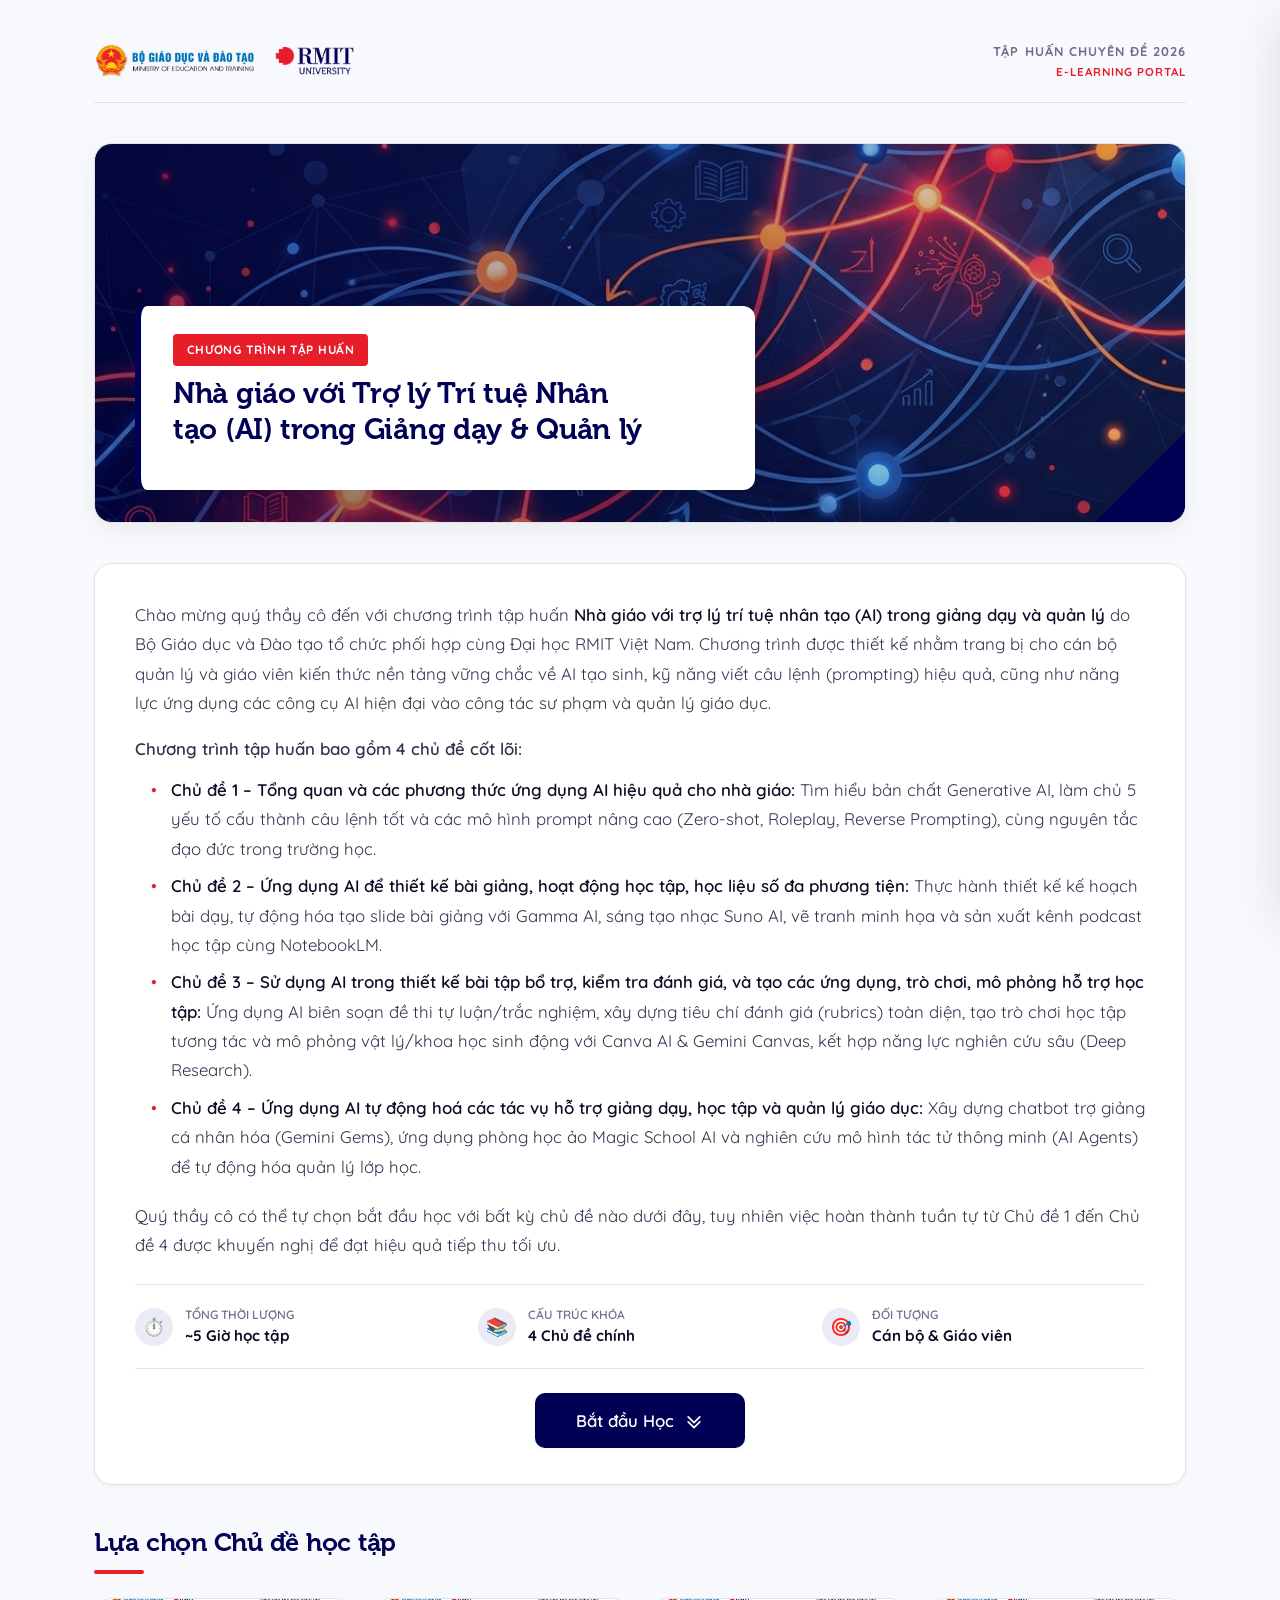
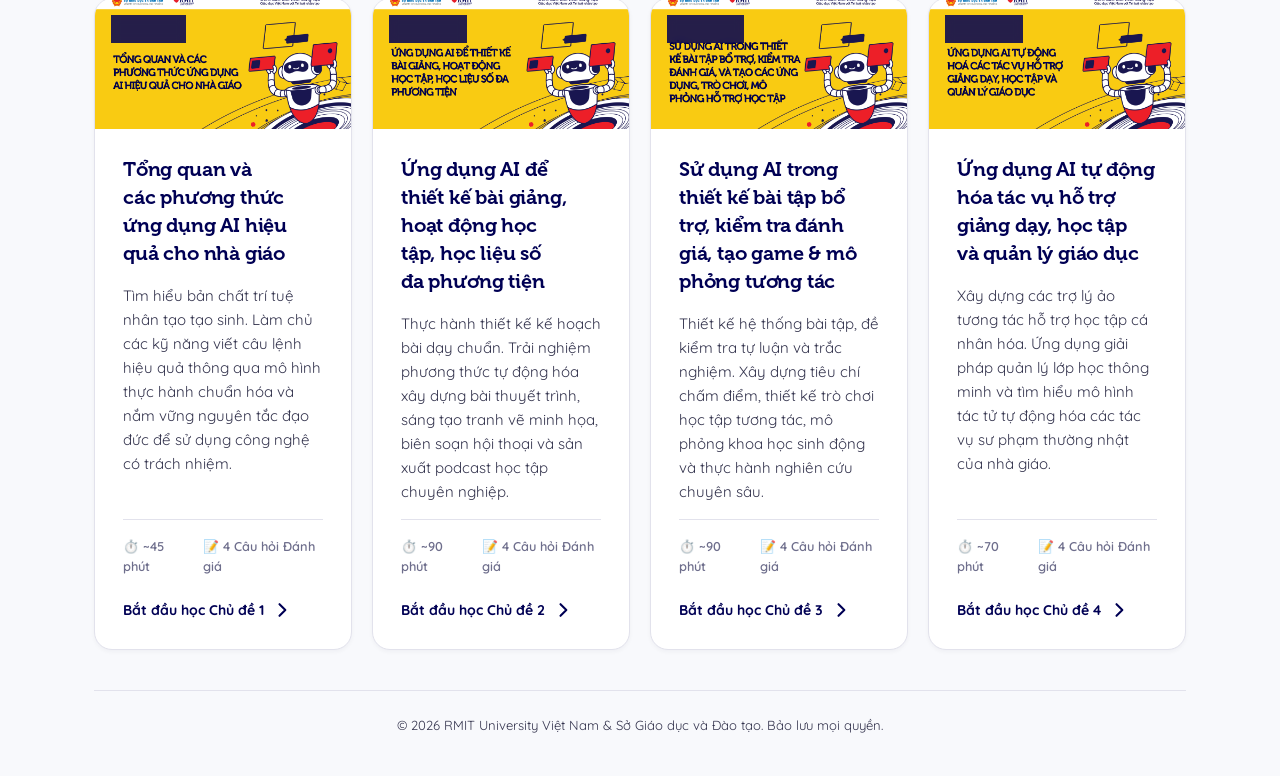
<file: index.html>
<!DOCTYPE html>
<html lang="vi">

<head>
  <meta charset="UTF-8">
  <meta name="viewport" content="width=device-width, initial-scale=1.0">
  <title>Trí tuệ Nhân tạo (AI) trong Giảng dạy & Quản lý - Cổng Khóa Học</title>

  <!-- Preconnect and load Google Fonts (Quicksand) -->
  <link rel="preconnect" href="https://fonts.googleapis.com">
  <link rel="preconnect" href="https://fonts.gstatic.com" crossorigin>
  <link href="https://fonts.googleapis.com/css2?family=Quicksand:wght@300;400;500;600;700&display=swap"
    rel="stylesheet">

  <link rel="stylesheet" href="styles.css?v=1">
</head>

<body>

  <div class="portal-container">

    <!-- Header Logo Section -->
    <header class="portal-header">
      <div class="logo-row">
        <img src="logo_MOET.png" class="logo-img logo-moet" alt="Logo Bộ Giáo dục và Đào tạo" />
        <img src="logo_RMIT.png" class="logo-img logo-rmit" alt="Logo RMIT" />
      </div>
      <div class="header-meta">
        Tập Huấn Chuyên Đề 2026<br>
        <span style="color: var(--rmit-red); font-size: 0.72rem;">E-Learning Portal</span>
      </div>
    </header>

    <!-- Canvas Style Title Banner -->
    <section class="course-banner">
      <div class="banner-overlay"></div>

      <div class="banner-card">
        <span class="banner-subtitle">Chương Trình Tập Huấn</span>
        <h1 class="banner-title">Nhà giáo với Trợ lý Trí tuệ Nhân tạo (AI) trong Giảng dạy & Quản lý</h1>
      </div>

      <div class="banner-brandmark"></div>
    </section>

    <!-- Course Quick Summary Card -->
    <section class="summary-card">
      <div class="summary-text">
        <p style="margin-bottom: 1rem;">
          Chào mừng quý thầy cô đến với chương trình tập huấn <strong>Nhà giáo với trợ lý trí tuệ nhân tạo (AI) trong
            giảng dạy và quản lý</strong> do Bộ Giáo dục và Đào tạo tổ chức phối hợp cùng Đại học RMIT Việt Nam. Chương
          trình được thiết kế nhằm trang bị cho cán bộ quản lý và giáo viên kiến thức nền tảng vững chắc về AI tạo sinh,
          kỹ năng viết câu lệnh (prompting) hiệu quả, cũng như năng lực ứng dụng các công cụ AI hiện đại vào công tác sư
          phạm và quản lý giáo dục.
        </p>
        <p style="margin-bottom: 0.75rem; font-weight: 600;">
          Chương trình tập huấn bao gồm 4 chủ đề cốt lõi:
        </p>
        <ul
          style="list-style-type: none; padding-left: 1rem; margin-bottom: 1.25rem; display: flex; flex-direction: column; gap: 0.5rem;">
          <li style="position: relative; padding-left: 1.25rem;">
            <span style="position: absolute; left: 0; color: var(--rmit-red);">•</span>
            <strong>Chủ đề 1 – Tổng quan và các phương thức ứng dụng AI hiệu quả cho nhà giáo:</strong> Tìm hiểu bản chất Generative AI, làm chủ 5 yếu tố
            cấu thành câu lệnh tốt và các mô hình prompt nâng cao (Zero-shot, Roleplay, Reverse Prompting), cùng nguyên
            tắc đạo đức trong trường học.
          </li>
          <li style="position: relative; padding-left: 1.25rem;">
            <span style="position: absolute; left: 0; color: var(--rmit-red);">•</span>
            <strong>Chủ đề 2 – Ứng dụng AI để thiết kế bài giảng, hoạt động học tập, học liệu số đa phương tiện:</strong> Thực hành thiết kế kế hoạch bài
            dạy, tự động hóa tạo slide bài giảng với Gamma AI, sáng tạo nhạc Suno AI, vẽ tranh minh họa và sản xuất kênh
            podcast học tập cùng NotebookLM.
          </li>
          <li style="position: relative; padding-left: 1.25rem;">
            <span style="position: absolute; left: 0; color: var(--rmit-red);">•</span>
            <strong>Chủ đề 3 – Sử dụng AI trong thiết kế bài tập bổ trợ, kiểm tra đánh giá, và tạo các ứng dụng, trò chơi, mô phỏng hỗ trợ học tập:</strong> Ứng dụng AI biên soạn đề thi tự
            luận/trắc nghiệm, xây dựng tiêu chí đánh giá (rubrics) toàn diện, tạo trò chơi học tập tương tác và mô phỏng
            vật lý/khoa học sinh động với Canva AI & Gemini Canvas, kết hợp năng lực nghiên cứu sâu (Deep Research).
          </li>
          <li style="position: relative; padding-left: 1.25rem;">
            <span style="position: absolute; left: 0; color: var(--rmit-red);">•</span>
            <strong>Chủ đề 4 – Ứng dụng AI tự động hoá các tác vụ hỗ trợ giảng dạy, học tập và quản lý giáo dục:</strong> Xây dựng chatbot trợ giảng cá nhân hóa (Gemini
            Gems), ứng dụng phòng học ảo Magic School AI và nghiên cứu mô hình tác tử thông minh (AI Agents) để tự động
            hóa quản lý lớp học.
          </li>
        </ul>
        <p>
          Quý thầy cô có thể tự chọn bắt đầu học với bất kỳ chủ đề nào dưới đây, tuy nhiên việc hoàn thành tuần tự từ
          Chủ đề 1 đến Chủ đề 4 được khuyến nghị để đạt hiệu quả tiếp thu tối ưu.
        </p>
      </div>

      <!-- Key Metadata Stats -->
      <div class="summary-meta-grid">
        <div class="meta-item">
          <div class="meta-icon">⏱️</div>
          <div class="meta-info">
            <span class="meta-label">Tổng thời lượng</span>
            <span class="meta-value">~5 Giờ học tập</span>
          </div>
        </div>
        <div class="meta-item">
          <div class="meta-icon">📚</div>
          <div class="meta-info">
            <span class="meta-label">Cấu trúc khóa</span>
            <span class="meta-value">4 Chủ đề chính</span>
          </div>
        </div>
        <div class="meta-item">
          <div class="meta-icon">🎯</div>
          <div class="meta-info">
            <span class="meta-label">Đối tượng</span>
            <span class="meta-value">Cán bộ & Giáo viên</span>
          </div>
        </div>
      </div>

      <!-- Quick Action Buttons -->
      <div class="button-group" style="justify-content: center;">
        <button class="btn btn-primary" id="btn-scroll-modules" style="padding: 1rem 2.5rem; font-size: 1.05rem;">
          Bắt đầu Học
          <svg class="icon" fill="none" stroke="currentColor" viewBox="0 0 24 24" stroke-width="2">
            <path stroke-linecap="round" stroke-linejoin="round" d="M19 13l-7 7-7-7m14-6l-7 7-7-7" />
          </svg>
        </button>
      </div>
    </section>

    <!-- Modules Navigation Section -->
    <section class="modules-section" id="modules-selection">
      <div class="section-title-wrapper">
        <h2 class="section-title">Lựa chọn Chủ đề học tập</h2>
      </div>

      <div class="modules-grid">

        <!-- Module 1 Card -->
        <article class="module-card" data-url="module1_v5/index.html">
          <div class="module-img-container">
            <img src="home_ws1.png" alt="Chủ đề 1" class="module-img" />
            <span class="module-tag">Chủ đề 1</span>
          </div>
          <div class="module-card-body">
            <h3 class="module-title">
              <a href="module1_v5/index.html" class="module-title-link">Tổng quan và các phương thức ứng dụng AI hiệu
                quả cho nhà giáo</a>
            </h3>
            <p class="module-desc">
              Tìm hiểu bản chất trí tuệ nhân tạo tạo sinh. Làm chủ các kỹ năng viết câu lệnh hiệu quả thông qua mô hình
              thực hành chuẩn hóa và nắm vững nguyên tắc đạo đức để sử dụng công nghệ có trách nhiệm.
            </p>
            <div class="module-meta">
              <span class="module-meta-item">⏱️ ~45 phút</span>
              <span class="module-meta-item">📝 4 Câu hỏi Đánh giá</span>
            </div>
            <div class="module-btn-row">
              <span class="module-cta-btn">
                Bắt đầu học Chủ đề 1
                <svg class="icon" fill="none" stroke="currentColor" viewBox="0 0 24 24" stroke-width="2.5">
                  <path stroke-linecap="round" stroke-linejoin="round" d="M9 5l7 7-7 7" />
                </svg>
              </span>
            </div>
          </div>
        </article>

        <!-- Module 2 Card -->
        <article class="module-card" data-url="module2_v1/index.html">
          <div class="module-img-container">
            <img src="home_ws2.png" alt="Chủ đề 2" class="module-img" />
            <span class="module-tag">Chủ đề 2</span>
          </div>
          <div class="module-card-body">
            <h3 class="module-title">
              <a href="module2_v1/index.html" class="module-title-link">Ứng dụng AI để thiết kế bài giảng, hoạt động học
                tập, học liệu số đa phương tiện</a>
            </h3>
            <p class="module-desc">
              Thực hành thiết kế kế hoạch bài dạy chuẩn. Trải nghiệm phương thức tự động hóa xây dựng bài thuyết trình,
              sáng tạo tranh vẽ minh họa, biên soạn hội thoại và sản xuất podcast học tập chuyên nghiệp.
            </p>
            <div class="module-meta">
              <span class="module-meta-item">⏱️ ~90 phút</span>
              <span class="module-meta-item">📝 4 Câu hỏi Đánh giá</span>
            </div>
            <div class="module-btn-row">
              <span class="module-cta-btn">
                Bắt đầu học Chủ đề 2
                <svg class="icon" fill="none" stroke="currentColor" viewBox="0 0 24 24" stroke-width="2.5">
                  <path stroke-linecap="round" stroke-linejoin="round" d="M9 5l7 7-7 7" />
                </svg>
              </span>
            </div>
          </div>
        </article>

        <!-- Module 3 Card -->
        <article class="module-card" data-url="module3_v1/index.html">
          <div class="module-img-container">
            <img src="home_ws3.png" alt="Chủ đề 3" class="module-img" />
            <span class="module-tag">Chủ đề 3</span>
          </div>
          <div class="module-card-body">
            <h3 class="module-title">
              <a href="module3_v1/index.html" class="module-title-link">Sử dụng AI trong thiết kế bài tập bổ trợ, kiểm
                tra đánh giá, tạo game & mô phỏng tương tác</a>
            </h3>
            <p class="module-desc">
              Thiết kế hệ thống bài tập, đề kiểm tra tự luận và trắc nghiệm. Xây dựng tiêu chí chấm điểm, thiết kế trò
              chơi học tập tương tác, mô phỏng khoa học sinh động và thực hành nghiên cứu chuyên sâu.
            </p>
            <div class="module-meta">
              <span class="module-meta-item">⏱️ ~90 phút</span>
              <span class="module-meta-item">📝 4 Câu hỏi Đánh giá</span>
            </div>
            <div class="module-btn-row">
              <span class="module-cta-btn">
                Bắt đầu học Chủ đề 3
                <svg class="icon" fill="none" stroke="currentColor" viewBox="0 0 24 24" stroke-width="2.5">
                  <path stroke-linecap="round" stroke-linejoin="round" d="M9 5l7 7-7 7" />
                </svg>
              </span>
            </div>
          </div>
        </article>

        <!-- Module 4 Card -->
        <article class="module-card" data-url="module4_v1/index.html">
          <div class="module-img-container">
            <img src="home_ws4.png" alt="Chủ đề 4" class="module-img" />
            <span class="module-tag">Chủ đề 4</span>
          </div>
          <div class="module-card-body">
            <h3 class="module-title">
              <a href="module4_v1/index.html" class="module-title-link">Ứng dụng AI tự động hóa tác vụ hỗ trợ giảng dạy,
                học tập và quản lý giáo dục</a>
            </h3>
            <p class="module-desc">
              Xây dựng các trợ lý ảo tương tác hỗ trợ học tập cá nhân hóa. Ứng dụng giải pháp quản lý lớp học thông minh
              và tìm hiểu mô hình tác tử tự động hóa các tác vụ sư phạm thường nhật của nhà giáo.
            </p>
            <div class="module-meta">
              <span class="module-meta-item">⏱️ ~70 phút</span>
              <span class="module-meta-item">📝 4 Câu hỏi Đánh giá</span>
            </div>
            <div class="module-btn-row">
              <span class="module-cta-btn">
                Bắt đầu học Chủ đề 4
                <svg class="icon" fill="none" stroke="currentColor" viewBox="0 0 24 24" stroke-width="2.5">
                  <path stroke-linecap="round" stroke-linejoin="round" d="M9 5l7 7-7 7" />
                </svg>
              </span>
            </div>
          </div>
        </article>

      </div>
    </section>

    <!-- Footer Copyright -->
    <footer class="portal-footer">
      <p>&copy; 2026 RMIT University Việt Nam &amp; Sở Giáo dục và Đào tạo. Bảo lưu mọi quyền.</p>
    </footer>

  </div>

  <!-- Resource Library Drawer Overlay & Panel -->
  <div class="drawer-overlay" id="resources-drawer-overlay"></div>
  <aside class="drawer" id="resources-drawer">
    <div class="drawer-header">
      <h3>Thư viện Tài liệu Tham khảo</h3>
      <button class="btn-close" id="btn-close-resources" aria-label="Đóng thư viện">&times;</button>
    </div>
    <div class="drawer-content">

      <div class="resource-section">
        <h4>Tài liệu Chủ đề 1</h4>
        <ul class="resource-list">
          <li>
            <a href="https://aiforeducation.io/" target="_blank" rel="noopener noreferrer" class="resource-link">
              <span class="file-icon">🌐</span>
              <div class="resource-info">
                <span class="res-title">Sổ tay hướng dẫn viết Prompt</span>
                <span class="res-desc">Tổng hợp kỹ năng viết prompt và các mẫu câu lệnh thực tế từ AI for
                  Education.</span>
              </div>
            </a>
          </li>
          <li>
            <a href="https://www.youtube.com/watch?v=RajKtdz9TYw" target="_blank" rel="noopener noreferrer"
              class="resource-link">
              <span class="file-icon">📺</span>
              <div class="resource-info">
                <span class="res-title">Video: Tổng quan về AI tạo sinh</span>
                <span class="res-desc">Tìm hiểu nguyên lý cơ bản đằng sau các chatbot AI phổ biến.</span>
              </div>
            </a>
          </li>
          <li>
            <a href="https://www.youtube.com/watch?v=7GvIjNuJXMk" target="_blank" rel="noopener noreferrer"
              class="resource-link">
              <span class="file-icon">📺</span>
              <div class="resource-info">
                <span class="res-title">Video: AI hỗ trợ soạn giáo án</span>
                <span class="res-desc">Minh họa thực tế AI hỗ trợ lên kế hoạch hoạt động nhóm.</span>
              </div>
            </a>
          </li>
        </ul>
      </div>

      <div class="resource-section">
        <h4>Tài liệu Chủ đề 2 (Tải file PDF)</h4>
        <ul class="resource-list">
          <li>
            <a href="./module2_v1/module2_p1.pdf" target="_blank" class="resource-link">
              <span class="file-icon">📕</span>
              <div class="resource-info">
                <span class="res-title">PDF: Lập kế hoạch bài dạy</span>
                <span class="res-desc">Tài liệu chi tiết hướng dẫn giáo án minh họa vòng tuần hoàn của nước.</span>
              </div>
            </a>
          </li>
          <li>
            <a href="./module2_v1/module2_p2.pdf" target="_blank" class="resource-link">
              <span class="file-icon">📙</span>
              <div class="resource-info">
                <span class="res-title">PDF: Thiết kế Slide bằng Gamma AI</span>
                <span class="res-desc">Hướng dẫn chi tiết các bước tạo bài thuyết trình tự động chỉ trong vài
                  phút.</span>
              </div>
            </a>
          </li>
          <li>
            <a href="./module2_v1/module2_p3.pdf" target="_blank" class="resource-link">
              <span class="file-icon">📘</span>
              <div class="resource-info">
                <span class="res-title">PDF: Tạo Học liệu Số đa phương tiện</span>
                <span class="res-desc">Hướng dẫn sử dụng Suno AI, tạo tranh vẽ, và viết hội thoại thông minh.</span>
              </div>
            </a>
          </li>
          <li>
            <a href="./module2_v1/module2_p4.pdf" target="_blank" class="resource-link">
              <span class="file-icon">📗</span>
              <div class="resource-info">
                <span class="res-title">PDF: Tạo Podcast bằng NotebookLM</span>
                <span class="res-desc">Hướng dẫn nạp tư liệu giáo khoa và tạo kênh audio đối thoại tự động.</span>
              </div>
            </a>
          </li>
        </ul>
      </div>

    </div>
  </aside>

  <!-- Program Guide Modal Overlay & Panel -->
  <div class="modal-overlay" id="guide-modal-overlay">
    <div class="modal">
      <div class="modal-header">
        <h3>Hướng dẫn Chương trình Tập huấn</h3>
        <button class="btn-close" id="btn-close-guide" aria-label="Đóng hướng dẫn">&times;</button>
      </div>
      <div class="modal-body">

        <div class="guide-block">
          <h4>🎯 Mục tiêu tập huấn</h4>
          <p>Trang bị kiến thức và kỹ năng thực tế giúp cán bộ quản lý, giáo viên ứng dụng AI hiệu quả nhằm giảm tải
            thời gian chuẩn bị học liệu, thiết kế hoạt động học tập phong phú, thu hút học sinh và nâng cao hiệu quả
            quản trị lớp học.</p>
        </div>

        <div class="guide-block">
          <h4>💡 Hướng dẫn lộ trình học</h4>
          <ul>
            <li>Khóa học gồm 4 chủ đề chính chạy độc lập. Quý thầy cô có thể tự chọn bắt đầu học ở bất kỳ chủ đề nào.
            </li>
            <li>Khuyến nghị học theo lộ trình tuần tự từ Chủ đề 1 (Nền tảng & Viết prompt) đến Chủ đề 4 (Tự động hóa &
              AI Agent) để tích lũy kiến thức liền mạch và toàn diện nhất.</li>
          </ul>
        </div>

        <div class="guide-block">
          <h4>✔️ Tiêu chí hoàn thành</h4>
          <p>Ở cuối mỗi chủ đề học tập sẽ có phần Đánh giá ngắn (Quiz) gồm 4 câu hỏi. Thầy cô cần hoàn thành với điểm số
            tối thiểu <strong>75% (đúng 3/4 câu trở lên)</strong> để được hệ thống ghi nhận hoàn thành chủ đề đó.</p>
        </div>

      </div>
      <div class="modal-footer">
        <button class="btn btn-primary" id="btn-close-guide-footer">Tôi đã hiểu</button>
      </div>
    </div>
  </div>

  <script src="app.js?v=1"></script>
</body>

</html>
</file>
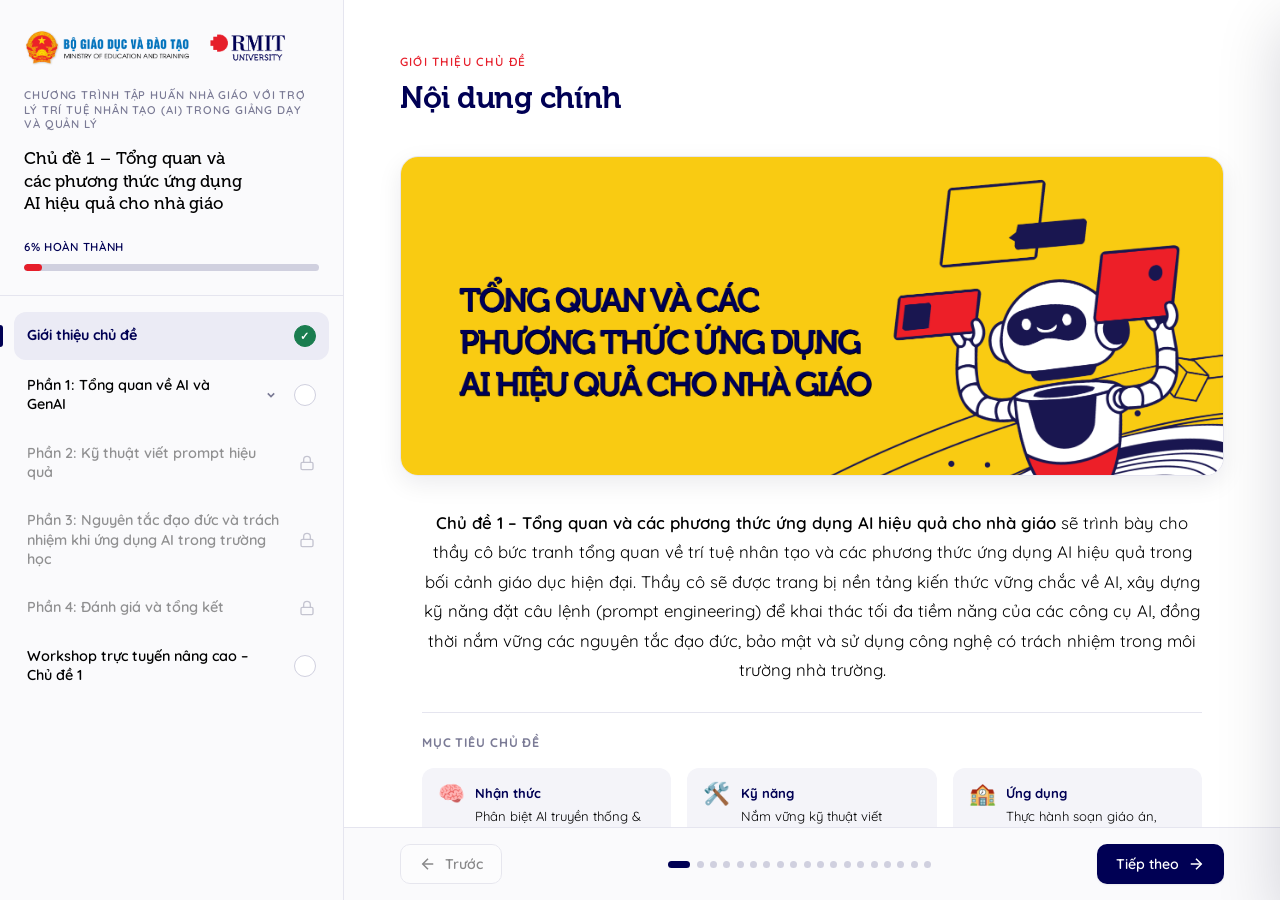
<file: module1_v5/index.html>
<!DOCTYPE html>
<html lang="vi" data-theme="light">
<head>
  <meta charset="UTF-8">
  <meta name="viewport" content="width=device-width, initial-scale=1.0">
  <title>Chủ đề 1 – Tổng quan và các phương thức ứng dụng AI hiệu quả cho nhà giáo</title>

  <link rel="preconnect" href="https://fonts.googleapis.com">
  <link rel="preconnect" href="https://fonts.gstatic.com" crossorigin>
  <link href="https://fonts.googleapis.com/css2?family=Quicksand:wght@300;400;500;600;700&display=swap" rel="stylesheet">
  <link rel="stylesheet" href="styles.css?v=5">
</head>
<body>

  <!-- App Container -->
  <div class="app-container">
    
    <!-- Main Workspace -->
    <div class="main-workspace">
      
      <!-- Left Sidebar (Full Height) -->
      <aside class="sidebar" id="sidebar">
        <!-- Sidebar Header -->
        <div class="sidebar-top-banner">
          <div class="banner-content">
            <div class="brand-logo-container">
              <img src="logo_MOET.png" class="brand-logo logo-moet" alt="Logo Bộ Giáo dục và Đào tạo" />
              <img src="logo_RMIT.png" class="brand-logo logo-rmit" alt="Logo RMIT" />
            </div>
            <div class="brand-row">
              <span class="brand-label">Chương trình tập huấn Nhà giáo với trợ lý trí tuệ nhân tạo (AI) trong giảng dạy và quản lý</span>
            </div>
            <h1 id="sidebar-course-title" class="sidebar-title">Chủ đề 1 – Tổng quan và các phương thức ứng dụng AI hiệu quả cho nhà giáo</h1>
            <div class="progress-block">
              <span id="progress-percent-label">33% hoàn thành</span>
              <div class="progress-bar-total">
                <div class="progress-bar-fill-total" id="progress-bar-fill-total" style="width: 33%;"></div>
              </div>
            </div>
          </div>
        </div>

        <!-- Menu Navigation Items -->
        <nav class="sidebar-nav">
          <ul id="outline-list">
            <!-- Outline items generated dynamically by JS -->
          </ul>
        </nav>

        <!-- Sidebar Footer Controls (Resources Only) -->
        <div class="sidebar-footer">
          <button class="btn btn-secondary btn-icon-label" id="btn-resources" style="flex: 1;">
            <svg class="icon" viewBox="0 0 24 24" fill="none" stroke="currentColor" stroke-width="2">
              <path d="M4 19.5A2.5 2.5 0 0 1 6.5 17H20" />
              <path d="M6.5 2H20v20H6.5A2.5 2.5 0 0 1 4 19.5v-15A2.5 2.5 0 0 1 6.5 2z" />
            </svg>
            <span id="label-resources">Tài liệu</span>
          </button>
        </div>
      </aside>

      <!-- Right Content Area -->
      <main class="content-area">
        
        <!-- Mobile sidebar toggle -->
        <button class="sidebar-toggle" id="btn-sidebar-toggle" aria-label="Mở mục lục khóa học">
          <svg class="icon" viewBox="0 0 24 24" fill="none" stroke="currentColor" stroke-width="2">
            <line x1="3" y1="6" x2="21" y2="6" />
            <line x1="3" y1="12" x2="21" y2="12" />
            <line x1="3" y1="18" x2="21" y2="18" />
          </svg>
        </button>


        <!-- Slide viewport wrapper for sliding animation -->
        <div class="slide-viewport-wrapper">
          <div class="glass-card" id="slide-viewport">
            <!-- Dynamic slide contents rendered here -->
            <div class="slide-loading">
              <div class="spinner"></div>
            </div>
          </div>
        </div>

        <!-- Navigation Bar -->
        <footer class="slide-footer">
          <button class="btn btn-secondary btn-icon-label" id="btn-prev" disabled>
            <svg class="icon" viewBox="0 0 24 24" fill="none" stroke="currentColor" stroke-width="2">
              <line x1="19" y1="12" x2="5" y2="12" />
              <polyline points="12 19 5 12 12 5" />
            </svg>
            <span id="btn-prev-text">Trước</span>
          </button>
          
          <!-- Step indicator dots -->
          <div class="step-indicator" id="step-indicator">
            <!-- Dots generated dynamically -->
          </div>
          
          <button class="btn btn-primary btn-icon-label" id="btn-next">
            <span id="btn-next-text">Tiếp theo</span>
            <svg class="icon" viewBox="0 0 24 24" fill="none" stroke="currentColor" stroke-width="2">
              <line x1="5" y1="12" x2="19" y2="12" />
              <polyline points="12 5 19 12 12 19" />
            </svg>
          </button>
        </footer>
      </main>

      <!-- Sidebar scrim (mobile) -->
      <div class="sidebar-scrim" id="sidebar-scrim"></div>

    </div>

    <!-- Interactive Quiz Feedback Overlay -->
    <div class="modal-overlay" id="quiz-feedback-overlay">
      <div class="feedback-modal">
        <div class="feedback-modal-icon-container" id="feedback-modal-icon-container">
          <!-- Dynamically populated svg circle check/cross -->
        </div>
        <div class="feedback-modal-status" id="feedback-modal-status">Chưa chính xác</div>
        <div class="feedback-modal-body" id="feedback-modal-body">
          Giải thích kết quả câu hỏi.
        </div>
        <div class="feedback-modal-footer" id="feedback-modal-footer">
          Nếu trả lời chưa đúng, hãy ôn tập lại.
        </div>
        <button class="btn btn-primary" id="btn-close-feedback-modal">Tiếp tục</button>
      </div>
    </div>

    <!-- Resources Drawer -->
    <div class="drawer-overlay" id="resources-drawer-overlay"></div>
    <div class="drawer" id="resources-drawer">
      <div class="drawer-header">
        <h3 id="drawer-title">Tài liệu học tập & Tham khảo</h3>
        <button class="btn-close" id="btn-close-drawer" aria-label="Close drawer">&times;</button>
      </div>
      <div class="drawer-content">
        <div class="resource-section">
          <h4 id="res-section-read">Tài liệu đọc chính</h4>
          <ul class="resource-list">
            <li>
              <a href="https://aiforeducation.io/" target="_blank" rel="noopener noreferrer" class="resource-link">
                <span class="file-icon">📄</span>
                <div class="resource-info">
                  <strong class="res-title-1">Sổ tay hướng dẫn viết câu lệnh (Prompt guide)</strong>
                  <span class="res-desc-1">Tổng hợp kỹ năng viết prompt và các mẫu câu lệnh thực tế cho nhà giáo.</span>
                </div>
              </a>
            </li>
          </ul>
        </div>

        <div class="resource-section">
          <h4 id="res-section-videos">Video minh họa (GenAI & Ứng dụng)</h4>
          <ul class="resource-list">
            <li>
              <a href="https://www.youtube.com/watch?v=RajKtdz9TYw" target="_blank" rel="noopener noreferrer" class="resource-link">
                <span class="file-icon">📺</span>
                <div class="resource-info">
                  <strong class="res-title-2">Clip: Tổng quan về AI tạo sinh (GenAI)</strong>
                  <span class="res-desc-2">Tìm hiểu nguyên lý dự đoán từ ngữ của các mô hình ngôn ngữ lớn.</span>
                </div>
              </a>
            </li>
            <li>
              <a href="https://www.youtube.com/watch?v=7GvIjNuJXMk" target="_blank" rel="noopener noreferrer" class="resource-link">
                <span class="file-icon">📺</span>
                <div class="resource-info">
                  <strong class="res-title-3">Clip: Cách AI hỗ trợ soạn bài giảng tự động</strong>
                  <span class="res-desc-3">Minh họa thực tế ứng dụng AI để tạo khung bài học và đề xuất hoạt động nhóm.</span>
                </div>
              </a>
            </li>
          </ul>
        </div>
      </div>
    </div>

  </div>

  <script src="app.js?v=5"></script>
</body>
</html>
</file>
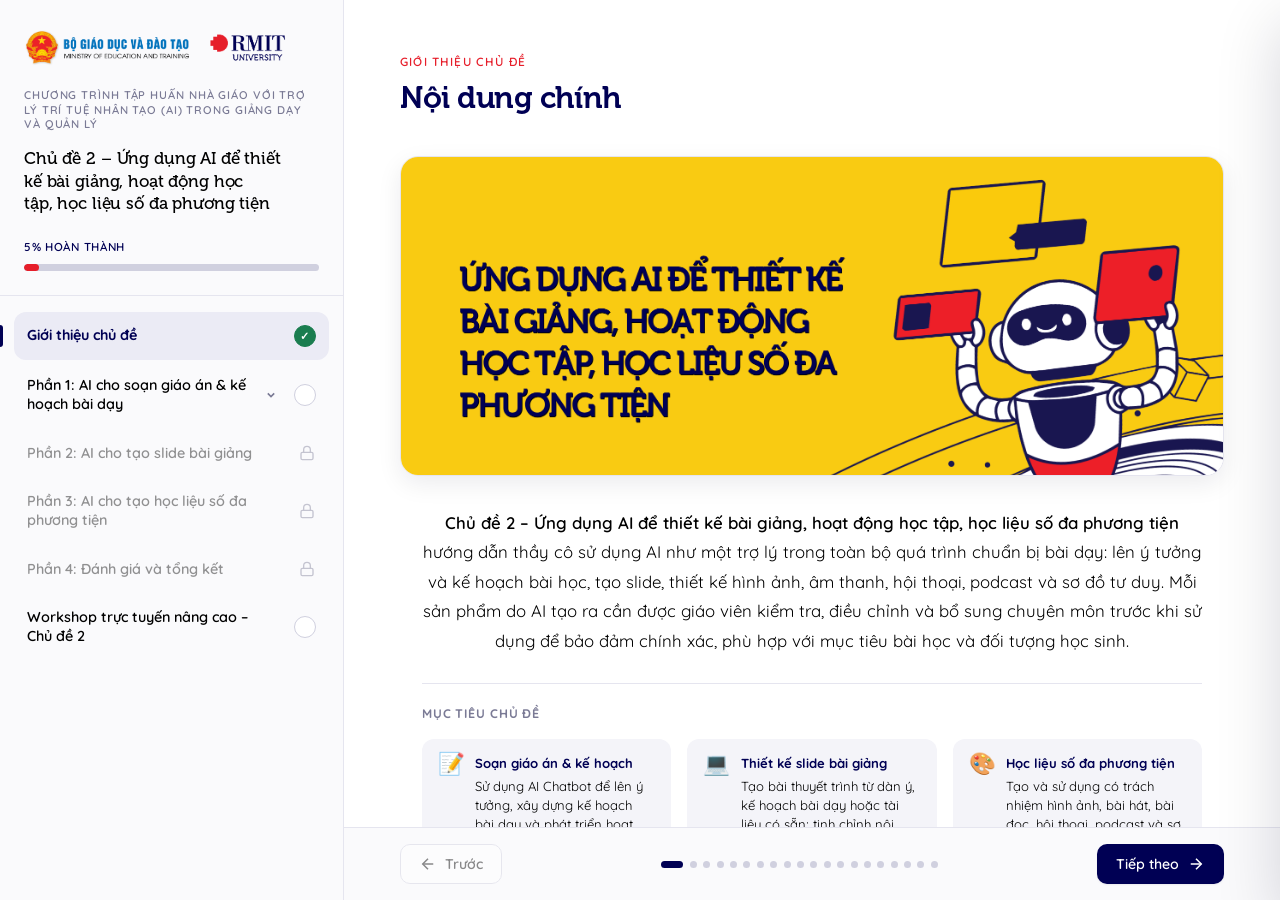
<file: module2_v1/index.html>
<!DOCTYPE html>
<html lang="vi" data-theme="light">

<head>
  <meta charset="UTF-8">
  <meta name="viewport" content="width=device-width, initial-scale=1.0">
  <title>Chủ đề 2 – Ứng dụng AI để thiết kế bài giảng, hoạt động học tập, học liệu số đa phương tiện</title>

  <link rel="preconnect" href="https://fonts.googleapis.com">
  <link rel="preconnect" href="https://fonts.gstatic.com" crossorigin>
  <link href="https://fonts.googleapis.com/css2?family=Quicksand:wght@300;400;500;600;700&display=swap"
    rel="stylesheet">
  <link rel="stylesheet" href="styles.css?v=14">
</head>

<body>

  <!-- App Container -->
  <div class="app-container">

    <!-- Main Workspace -->
    <div class="main-workspace">

      <!-- Left Sidebar (Full Height) -->
      <aside class="sidebar" id="sidebar">
        <!-- Sidebar Header -->
        <div class="sidebar-top-banner">
          <div class="banner-content">
            <div class="brand-logo-container">
              <img src="logo_MOET.png" class="brand-logo logo-moet" alt="Logo Bộ Giáo dục và Đào tạo" />
              <img src="logo_RMIT.png" class="brand-logo logo-rmit" alt="Logo RMIT" />
            </div>
            <div class="brand-row">
              <span class="brand-label">Chương trình tập huấn Nhà giáo với trợ lý trí tuệ nhân tạo (AI) trong giảng dạy
                và quản lý</span>
            </div>
            <h1 id="sidebar-course-title" class="sidebar-title">Chủ đề 2 – Ứng dụng AI để thiết kế bài giảng, hoạt động
              học tập, học liệu số đa phương tiện</h1>
            <div class="progress-block">
              <span id="progress-percent-label">33% hoàn thành</span>
              <div class="progress-bar-total">
                <div class="progress-bar-fill-total" id="progress-bar-fill-total" style="width: 33%;"></div>
              </div>
            </div>
          </div>
        </div>

        <!-- Menu Navigation Items -->
        <nav class="sidebar-nav">
          <ul id="outline-list">
            <!-- Outline items generated dynamically by JS -->
          </ul>
        </nav>

        <!-- Sidebar Footer Controls (Resources Only) -->
        <div class="sidebar-footer">
          <button class="btn btn-secondary btn-icon-label" id="btn-resources" style="flex: 1;">
            <svg class="icon" viewBox="0 0 24 24" fill="none" stroke="currentColor" stroke-width="2">
              <path d="M4 19.5A2.5 2.5 0 0 1 6.5 17H20" />
              <path d="M6.5 2H20v20H6.5A2.5 2.5 0 0 1 4 19.5v-15A2.5 2.5 0 0 1 6.5 2z" />
            </svg>
            <span id="label-resources">Tài liệu</span>
          </button>
        </div>
      </aside>

      <!-- Right Content Area -->
      <main class="content-area">

        <!-- Mobile sidebar toggle -->
        <button class="sidebar-toggle" id="btn-sidebar-toggle" aria-label="Mở mục lục khóa học">
          <svg class="icon" viewBox="0 0 24 24" fill="none" stroke="currentColor" stroke-width="2">
            <line x1="3" y1="6" x2="21" y2="6" />
            <line x1="3" y1="12" x2="21" y2="12" />
            <line x1="3" y1="18" x2="21" y2="18" />
          </svg>
        </button>


        <!-- Slide viewport wrapper for sliding animation -->
        <div class="slide-viewport-wrapper">
          <div class="glass-card" id="slide-viewport">
            <!-- Dynamic slide contents rendered here -->
            <div class="slide-loading">
              <div class="spinner"></div>
            </div>
          </div>
        </div>

        <!-- Navigation Bar -->
        <footer class="slide-footer">
          <button class="btn btn-secondary btn-icon-label" id="btn-prev" disabled>
            <svg class="icon" viewBox="0 0 24 24" fill="none" stroke="currentColor" stroke-width="2">
              <line x1="19" y1="12" x2="5" y2="12" />
              <polyline points="12 19 5 12 12 5" />
            </svg>
            <span id="btn-prev-text">Trước</span>
          </button>

          <!-- Step indicator dots -->
          <div class="step-indicator" id="step-indicator">
            <!-- Dots generated dynamically -->
          </div>

          <button class="btn btn-primary btn-icon-label" id="btn-next">
            <span id="btn-next-text">Tiếp theo</span>
            <svg class="icon" viewBox="0 0 24 24" fill="none" stroke="currentColor" stroke-width="2">
              <line x1="5" y1="12" x2="19" y2="12" />
              <polyline points="12 5 19 12 12 19" />
            </svg>
          </button>
        </footer>
      </main>

      <!-- Sidebar scrim (mobile) -->
      <div class="sidebar-scrim" id="sidebar-scrim"></div>

    </div>

    <!-- Interactive Quiz Feedback Overlay -->
    <div class="modal-overlay" id="quiz-feedback-overlay">
      <div class="feedback-modal">
        <div class="feedback-modal-icon-container" id="feedback-modal-icon-container">
          <!-- Dynamically populated svg circle check/cross -->
        </div>
        <div class="feedback-modal-status" id="feedback-modal-status">Chưa chính xác</div>
        <div class="feedback-modal-body" id="feedback-modal-body">
          Giải thích kết quả câu hỏi.
        </div>
        <div class="feedback-modal-footer" id="feedback-modal-footer">
          Nếu trả lời chưa đúng, hãy ôn tập lại.
        </div>
        <button class="btn btn-primary" id="btn-close-feedback-modal">Tiếp tục</button>
      </div>
    </div>

    <!-- Resources Drawer -->
    <div class="drawer-overlay" id="resources-drawer-overlay"></div>
    <div class="drawer" id="resources-drawer">
      <div class="drawer-header">
        <h3 id="drawer-title">Tài liệu học tập & Tham khảo</h3>
        <button class="btn-close" id="btn-close-drawer" aria-label="Close drawer">&times;</button>
      </div>
      <div class="drawer-content">
        <div class="resource-section">
          <h4 id="res-section-read">Tài liệu đọc chính</h4>
          <ul class="resource-list">
            <li>
              <a href="https://aiforeducation.io/" target="_blank" rel="noopener noreferrer" class="resource-link">
                <span class="file-icon">📄</span>
                <div class="resource-info">
                  <strong class="res-title-1">Sổ tay hướng dẫn viết câu lệnh (Prompt guide)</strong>
                  <span class="res-desc-1">Tổng hợp kỹ năng viết prompt và các mẫu câu lệnh thực tế cho nhà giáo.</span>
                </div>
              </a>
            </li>
          </ul>
        </div>

        <div class="resource-section">
          <h4 id="res-section-videos">Video minh họa (GenAI & Ứng dụng)</h4>
          <ul class="resource-list">
            <li>
              <a href="https://www.youtube.com/watch?v=RajKtdz9TYw" target="_blank" rel="noopener noreferrer"
                class="resource-link">
                <span class="file-icon">📺</span>
                <div class="resource-info">
                  <strong class="res-title-2">Clip: Tổng quan về AI tạo sinh (GenAI)</strong>
                  <span class="res-desc-2">Tìm hiểu nguyên lý dự đoán từ ngữ của các mô hình ngôn ngữ lớn.</span>
                </div>
              </a>
            </li>
            <li>
              <a href="https://www.youtube.com/watch?v=7GvIjNuJXMk" target="_blank" rel="noopener noreferrer"
                class="resource-link">
                <span class="file-icon">📺</span>
                <div class="resource-info">
                  <strong class="res-title-3">Clip: Cách AI hỗ trợ soạn bài giảng tự động</strong>
                  <span class="res-desc-3">Minh họa thực tế ứng dụng AI để tạo khung bài học và đề xuất hoạt động
                    nhóm.</span>
                </div>
              </a>
            </li>
          </ul>
        </div>
      </div>
    </div>

  </div>

  <script src="app.js?v=14"></script>
</body>

</html>
</file>
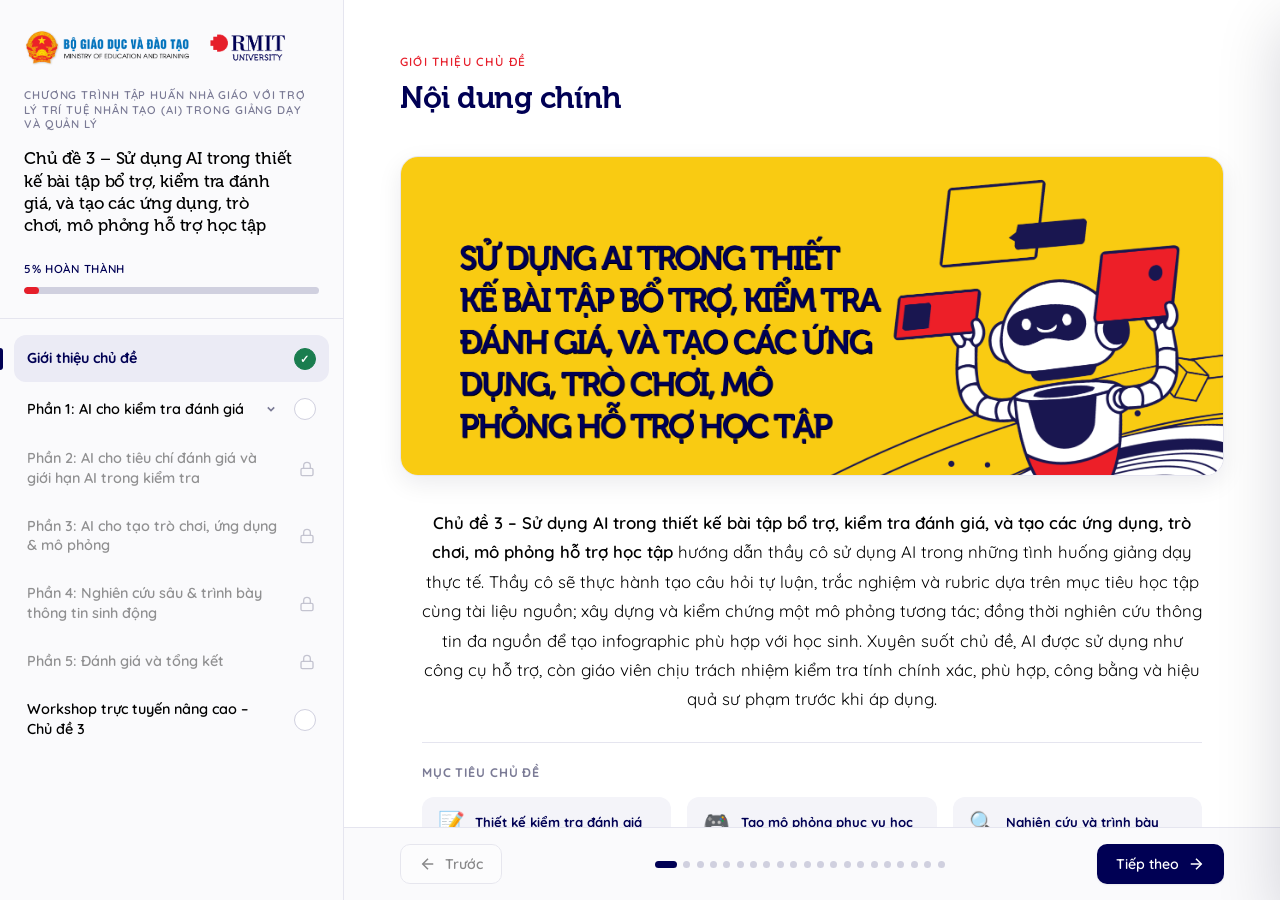
<file: module3_v1/index.html>
<!DOCTYPE html>
<html lang="vi" data-theme="light">
<head>
  <meta charset="UTF-8">
  <meta name="viewport" content="width=device-width, initial-scale=1.0">
  <title>Chủ đề 3 – Sử dụng AI trong thiết kế bài tập bổ trợ, kiểm tra đánh giá, và tạo các ứng dụng, trò chơi, mô phỏng hỗ trợ học tập</title>

  <link rel="preconnect" href="https://fonts.googleapis.com">
  <link rel="preconnect" href="https://fonts.gstatic.com" crossorigin>
  <link href="https://fonts.googleapis.com/css2?family=Quicksand:wght@300;400;500;600;700&display=swap" rel="stylesheet">
  <link rel="stylesheet" href="styles.css?v=1">
</head>
<body>

  <!-- App Container -->
  <div class="app-container">
    
    <!-- Main Workspace -->
    <div class="main-workspace">
      
      <!-- Left Sidebar (Full Height) -->
      <aside class="sidebar" id="sidebar">
        <!-- Sidebar Header -->
        <div class="sidebar-top-banner">
          <div class="banner-content">
            <div class="brand-logo-container">
              <img src="logo_MOET.png" class="brand-logo logo-moet" alt="Logo Bộ Giáo dục và Đào tạo" />
              <img src="logo_RMIT.png" class="brand-logo logo-rmit" alt="Logo RMIT" />
            </div>
            <div class="brand-row">
              <span class="brand-label">Chương trình tập huấn Nhà giáo với trợ lý trí tuệ nhân tạo (AI) trong giảng dạy và quản lý</span>
            </div>
            <h1 id="sidebar-course-title" class="sidebar-title">Chủ đề 3 – Sử dụng AI trong thiết kế bài tập bổ trợ, kiểm tra đánh giá, và tạo các ứng dụng, trò chơi, mô phỏng hỗ trợ học tập</h1>
            <div class="progress-block">
              <span id="progress-percent-label">33% hoàn thành</span>
              <div class="progress-bar-total">
                <div class="progress-bar-fill-total" id="progress-bar-fill-total" style="width: 33%;"></div>
              </div>
            </div>
          </div>
        </div>

        <!-- Menu Navigation Items -->
        <nav class="sidebar-nav">
          <ul id="outline-list">
            <!-- Outline items generated dynamically by JS -->
          </ul>
        </nav>

        <!-- Sidebar Footer Controls (Resources Only) -->
        <div class="sidebar-footer">
          <button class="btn btn-secondary btn-icon-label" id="btn-resources" style="flex: 1;">
            <svg class="icon" viewBox="0 0 24 24" fill="none" stroke="currentColor" stroke-width="2">
              <path d="M4 19.5A2.5 2.5 0 0 1 6.5 17H20" />
              <path d="M6.5 2H20v20H6.5A2.5 2.5 0 0 1 4 19.5v-15A2.5 2.5 0 0 1 6.5 2z" />
            </svg>
            <span id="label-resources">Tài liệu</span>
          </button>
        </div>
      </aside>

      <!-- Right Content Area -->
      <main class="content-area">
        
        <!-- Mobile sidebar toggle -->
        <button class="sidebar-toggle" id="btn-sidebar-toggle" aria-label="Mở mục lục khóa học">
          <svg class="icon" viewBox="0 0 24 24" fill="none" stroke="currentColor" stroke-width="2">
            <line x1="3" y1="6" x2="21" y2="6" />
            <line x1="3" y1="12" x2="21" y2="12" />
            <line x1="3" y1="18" x2="21" y2="18" />
          </svg>
        </button>


        <!-- Slide viewport wrapper for sliding animation -->
        <div class="slide-viewport-wrapper">
          <div class="glass-card" id="slide-viewport">
            <!-- Dynamic slide contents rendered here -->
            <div class="slide-loading">
              <div class="spinner"></div>
            </div>
          </div>
        </div>

        <!-- Navigation Bar -->
        <footer class="slide-footer">
          <button class="btn btn-secondary btn-icon-label" id="btn-prev" disabled>
            <svg class="icon" viewBox="0 0 24 24" fill="none" stroke="currentColor" stroke-width="2">
              <line x1="19" y1="12" x2="5" y2="12" />
              <polyline points="12 19 5 12 12 5" />
            </svg>
            <span id="btn-prev-text">Trước</span>
          </button>
          
          <!-- Step indicator dots -->
          <div class="step-indicator" id="step-indicator">
            <!-- Dots generated dynamically -->
          </div>
          
          <button class="btn btn-primary btn-icon-label" id="btn-next">
            <span id="btn-next-text">Tiếp theo</span>
            <svg class="icon" viewBox="0 0 24 24" fill="none" stroke="currentColor" stroke-width="2">
              <line x1="5" y1="12" x2="19" y2="12" />
              <polyline points="12 5 19 12 12 19" />
            </svg>
          </button>
        </footer>
      </main>

      <!-- Sidebar scrim (mobile) -->
      <div class="sidebar-scrim" id="sidebar-scrim"></div>

    </div>

    <!-- Interactive Quiz Feedback Overlay -->
    <div class="modal-overlay" id="quiz-feedback-overlay">
      <div class="feedback-modal">
        <div class="feedback-modal-icon-container" id="feedback-modal-icon-container">
          <!-- Dynamically populated svg circle check/cross -->
        </div>
        <div class="feedback-modal-status" id="feedback-modal-status">Chưa chính xác</div>
        <div class="feedback-modal-body" id="feedback-modal-body">
          Giải thích kết quả câu hỏi.
        </div>
        <div class="feedback-modal-footer" id="feedback-modal-footer">
          Nếu trả lời chưa đúng, hãy ôn tập lại.
        </div>
        <button class="btn btn-primary" id="btn-close-feedback-modal">Tiếp tục</button>
      </div>
    </div>

    <!-- Resources Drawer -->
    <div class="drawer-overlay" id="resources-drawer-overlay"></div>
    <div class="drawer" id="resources-drawer">
      <div class="drawer-header">
        <h3 id="drawer-title">Tài liệu học tập & Tham khảo</h3>
        <button class="btn-close" id="btn-close-drawer" aria-label="Close drawer">&times;</button>
      </div>
      <div class="drawer-content">
        <div class="resource-section">
          <h4 id="res-section-read">Tài liệu & Prompt mẫu kiểm tra đánh giá</h4>
          <ul class="resource-list">
            <li>
              <a href="https://tinyurl.com/WS2Muc4" target="_blank" rel="noopener noreferrer" class="resource-link">
                <span class="file-icon">📄</span>
                <div class="resource-info">
                  <strong>Tài liệu thực hành Hóa học 10 (SGK & mức độ nhận thức)</strong>
                  <span>Căn cứ thực tế giúp AI xây dựng bộ câu hỏi 4 mức độ chính xác.</span>
                </div>
              </a>
            </li>
            <li>
              <a href="https://tinyurl.com/WS2Muc6" target="_blank" rel="noopener noreferrer" class="resource-link">
                <span class="file-icon">📄</span>
                <div class="resource-info">
                  <strong>Tài liệu ma trận & đặc tả môn Tin học 6</strong>
                  <span>Dữ liệu nền tảng cho việc thiết kế đề thi giữa kì chi tiết.</span>
                </div>
              </a>
            </li>
            <li>
              <a href="https://bit.ly/prompt_assessment" target="_blank" rel="noopener noreferrer" class="resource-link">
                <span class="file-icon">📋</span>
                <div class="resource-info">
                  <strong>Khung Prompt kiểm tra đánh giá nâng cao (Tin học 6)</strong>
                  <span>Mẫu câu lệnh tích hợp ma trận và đặc tả đầy đủ.</span>
                </div>
              </a>
            </li>
          </ul>
        </div>

        <div class="resource-section">
          <h4 id="res-section-videos">Trò chơi & Mô phỏng học tập ví dụ</h4>
          <ul class="resource-list">
            <li>
              <a href="https://vnfeai.my.canva.site/gamehoctap01" target="_blank" rel="noopener noreferrer" class="resource-link">
                <span class="file-icon">🎮</span>
                <div class="resource-info">
                  <strong>Game nhận biết hình học (Canva AI)</strong>
                  <span>Ví dụ thực tế trò chơi kéo thả dành cho trẻ mầm non do Canva AI lập trình.</span>
                </div>
              </a>
            </li>
            <li>
              <a href="https://g.co/gemini/share/fcae4882cf2b" target="_blank" rel="noopener noreferrer" class="resource-link">
                <span class="file-icon">🔬</span>
                <div class="resource-info">
                  <strong>Mô phỏng bắn pháo Newton 2 (Gemini Canvas)</strong>
                  <span>Trò chơi mô phỏng quỹ đạo bay và lực Newton có biểu đồ động trực quan.</span>
                </div>
              </a>
            </li>
          </ul>
        </div>

        <div class="resource-section">
          <h4 id="res-section-research">Báo cáo Nghiên cứu & Thực tế từ AI</h4>
          <ul class="resource-list">
            <li>
              <a href="https://g.co/gemini/share/e0324042549d" target="_blank" rel="noopener noreferrer" class="resource-link">
                <span class="file-icon">📈</span>
                <div class="resource-info">
                  <strong>Báo cáo nước sạch WASH (Gemini Deep Research)</strong>
                  <span>Báo cáo nghiên cứu chuyên sâu về nước sạch và vệ sinh lớp 4 có trích dẫn nguồn đầy đủ.</span>
                </div>
              </a>
            </li>
            <li>
              <a href="https://g.co/gemini/share/055dcd49d387" target="_blank" rel="noopener noreferrer" class="resource-link">
                <span class="file-icon">✈️</span>
                <div class="resource-info">
                  <strong>Kế hoạch du lịch Đà Lạt (Gemini Deep Research)</strong>
                  <span>Lịch trình chi tiết bao gồm địa điểm, ăn uống và chi phí tối ưu cho gia đình.</span>
                </div>
              </a>
            </li>
            <li>
              <a href="https://shorturl.at/nmkUM" target="_blank" rel="noopener noreferrer" class="resource-link">
                <span class="file-icon">🔬</span>
                <div class="resource-info">
                  <strong>Khảo cứu mối quan hệ AI & chẩn đoán X quang (PubMed)</strong>
                  <span>Báo cáo khảo cứu y học dựa trên các tiêu chí lọc tài liệu học thuật khắt khe.</span>
                </div>
              </a>
            </li>
          </ul>
        </div>
      </div>
    </div>

  </div>

  <script src="app.js?v=1"></script>
</body>
</html>
</file>
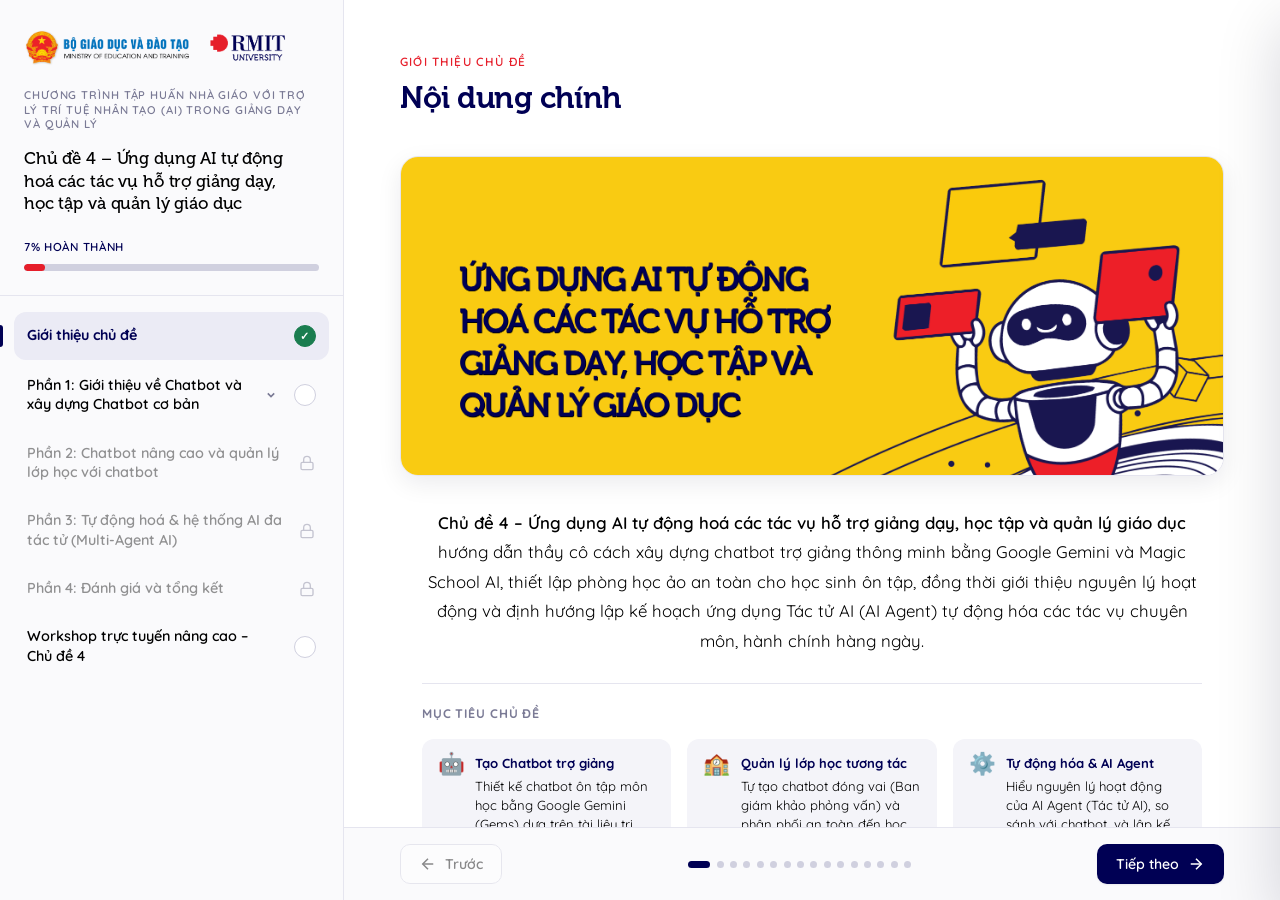
<file: module4_v1/index.html>
<!DOCTYPE html>
<html lang="vi" data-theme="light">

<head>
  <meta charset="UTF-8">
  <meta name="viewport" content="width=device-width, initial-scale=1.0">
  <title>Chủ đề 4 – Ứng dụng AI tự động hoá các tác vụ hỗ trợ giảng dạy, học tập và quản lý giáo dục</title>

  <link rel="preconnect" href="https://fonts.googleapis.com">
  <link rel="preconnect" href="https://fonts.gstatic.com" crossorigin>
  <link href="https://fonts.googleapis.com/css2?family=Quicksand:wght@300;400;500;600;700&display=swap"
    rel="stylesheet">
  <link rel="stylesheet" href="styles.css?v=1">
</head>

<body>

  <!-- App Container -->
  <div class="app-container">

    <!-- Main Workspace -->
    <div class="main-workspace">

      <!-- Left Sidebar (Full Height) -->
      <aside class="sidebar" id="sidebar">
        <!-- Sidebar Header -->
        <div class="sidebar-top-banner">
          <div class="banner-content">
            <div class="brand-logo-container">
              <img src="logo_MOET.png" class="brand-logo logo-moet" alt="Logo Bộ Giáo dục và Đào tạo" />
              <img src="logo_RMIT.png" class="brand-logo logo-rmit" alt="Logo RMIT" />
            </div>
            <div class="brand-row">
              <span class="brand-label">Chương trình tập huấn Nhà giáo với trợ lý trí tuệ nhân tạo (AI) trong giảng dạy
                và quản lý</span>
            </div>
            <h1 id="sidebar-course-title" class="sidebar-title">Chủ đề 4 – Ứng dụng AI tự động hoá các tác vụ hỗ trợ
              giảng dạy, học tập và quản lý giáo dục</h1>
            <div class="progress-block">
              <span id="progress-percent-label">33% hoàn thành</span>
              <div class="progress-bar-total">
                <div class="progress-bar-fill-total" id="progress-bar-fill-total" style="width: 33%;"></div>
              </div>
            </div>
          </div>
        </div>

        <!-- Menu Navigation Items -->
        <nav class="sidebar-nav">
          <ul id="outline-list">
            <!-- Outline items generated dynamically by JS -->
          </ul>
        </nav>

        <!-- Sidebar Footer Controls (Resources Only) -->
        <div class="sidebar-footer">
          <button class="btn btn-secondary btn-icon-label" id="btn-resources" style="flex: 1;">
            <svg class="icon" viewBox="0 0 24 24" fill="none" stroke="currentColor" stroke-width="2">
              <path d="M4 19.5A2.5 2.5 0 0 1 6.5 17H20" />
              <path d="M6.5 2H20v20H6.5A2.5 2.5 0 0 1 4 19.5v-15A2.5 2.5 0 0 1 6.5 2z" />
            </svg>
            <span id="label-resources">Tài liệu</span>
          </button>
        </div>
      </aside>

      <!-- Right Content Area -->
      <main class="content-area">

        <!-- Mobile sidebar toggle -->
        <button class="sidebar-toggle" id="btn-sidebar-toggle" aria-label="Mở mục lục khóa học">
          <svg class="icon" viewBox="0 0 24 24" fill="none" stroke="currentColor" stroke-width="2">
            <line x1="3" y1="6" x2="21" y2="6" />
            <line x1="3" y1="12" x2="21" y2="12" />
            <line x1="3" y1="18" x2="21" y2="18" />
          </svg>
        </button>


        <!-- Slide viewport wrapper for sliding animation -->
        <div class="slide-viewport-wrapper">
          <div class="glass-card" id="slide-viewport">
            <!-- Dynamic slide contents rendered here -->
            <div class="slide-loading">
              <div class="spinner"></div>
            </div>
          </div>
        </div>

        <!-- Navigation Bar -->
        <footer class="slide-footer">
          <button class="btn btn-secondary btn-icon-label" id="btn-prev" disabled>
            <svg class="icon" viewBox="0 0 24 24" fill="none" stroke="currentColor" stroke-width="2">
              <line x1="19" y1="12" x2="5" y2="12" />
              <polyline points="12 19 5 12 12 5" />
            </svg>
            <span id="btn-prev-text">Trước</span>
          </button>

          <!-- Step indicator dots -->
          <div class="step-indicator" id="step-indicator">
            <!-- Dots generated dynamically -->
          </div>

          <button class="btn btn-primary btn-icon-label" id="btn-next">
            <span id="btn-next-text">Tiếp theo</span>
            <svg class="icon" viewBox="0 0 24 24" fill="none" stroke="currentColor" stroke-width="2">
              <line x1="5" y1="12" x2="19" y2="12" />
              <polyline points="12 5 19 12 12 19" />
            </svg>
          </button>
        </footer>
      </main>

      <!-- Sidebar scrim (mobile) -->
      <div class="sidebar-scrim" id="sidebar-scrim"></div>

    </div>

    <!-- Interactive Quiz Feedback Overlay -->
    <div class="modal-overlay" id="quiz-feedback-overlay">
      <div class="feedback-modal">
        <div class="feedback-modal-icon-container" id="feedback-modal-icon-container">
          <!-- Dynamically populated svg circle check/cross -->
        </div>
        <div class="feedback-modal-status" id="feedback-modal-status">Chưa chính xác</div>
        <div class="feedback-modal-body" id="feedback-modal-body">
          Giải thích kết quả câu hỏi.
        </div>
        <div class="feedback-modal-footer" id="feedback-modal-footer">
          Nếu trả lời chưa đúng, hãy ôn tập lại.
        </div>
        <button class="btn btn-primary" id="btn-close-feedback-modal">Tiếp tục</button>
      </div>
    </div>

    <!-- Resources Drawer -->
    <div class="drawer-overlay" id="resources-drawer-overlay"></div>
    <div class="drawer" id="resources-drawer">
      <div class="drawer-header">
        <h3 id="drawer-title">Tài liệu học tập & Tham khảo</h3>
        <button class="btn-close" id="btn-close-drawer" aria-label="Close drawer">&times;</button>
      </div>
      <div class="drawer-content">
        <div class="resource-section">
          <h4 id="res-section-read">Tài liệu đọc chính</h4>
          <ul class="resource-list">
            <li>
              <a href="new/sec1.pdf" target="_blank" rel="noopener noreferrer" class="resource-link">
                <span class="file-icon">📄</span>
                <div class="resource-info">
                  <strong class="res-title-1">Phần 1: Giới thiệu về Chatbot và xây dựng Chatbot cơ bản</strong>
                  <span class="res-desc-1">Tài liệu hướng dẫn về chatbot hỗ trợ học tập cho học sinh và quản lý cho giáo
                    viên.</span>
                </div>
              </a>
            </li>
            <li>
              <a href="new/sec2.pdf" target="_blank" rel="noopener noreferrer" class="resource-link">
                <span class="file-icon">📄</span>
                <div class="resource-info">
                  <strong class="res-title-2">Phần 2: Chatbot nâng cao và quản lý lớp học với chatbot</strong>
                  <span class="res-desc-2">Tài liệu chi tiết về Magic School AI và hướng dẫn tự tạo chatbot đóng vai
                    phỏng vấn học bổng.</span>
                </div>
              </a>
            </li>
            <li>
              <a href="new/sec3.pdf" target="_blank" rel="noopener noreferrer" class="resource-link">
                <span class="file-icon">📄</span>
                <div class="resource-info">
                  <strong class="res-title-3">Phần 3: Tự động hoá &amp; hệ thống AI đa tác tử (Multi-Agent AI)</strong>
                  <span class="res-desc-3">Tài liệu khái niệm về AI Agent (tác tử AI), so sánh với chatbot, và hệ thống
                    nhắc nhở tự động.</span>
                </div>
              </a>
            </li>
          </ul>
        </div>

        <div class="resource-section">
          <h4 id="res-section-videos">Video bài giảng minh họa</h4>
          <ul class="resource-list">
            <li>
              <a href="https://youtu.be/tetl4qw8rkg" target="_blank" rel="noopener noreferrer" class="resource-link">
                <span class="file-icon">📺</span>
                <div class="resource-info">
                  <strong class="res-video-title-1">Clip Phần 1: Giới thiệu về Chatbot và xây dựng Chatbot cơ
                    bản</strong>
                  <span class="res-video-desc-1">Cách xây dựng chatbot tùy chỉnh (Gems) trên nền tảng Google
                    Gemini.</span>
                </div>
              </a>
            </li>
            <li>
              <a href="https://youtu.be/7KDZw0maDgY" target="_blank" rel="noopener noreferrer" class="resource-link">
                <span class="file-icon">📺</span>
                <div class="resource-info">
                  <strong class="res-video-title-2">Clip Phần 2: Chatbot nâng cao và quản lý lớp học với
                    chatbot</strong>
                  <span class="res-video-desc-2">Hướng dẫn tạo chatbot tùy chỉnh và tạo phòng học ảo trên Magic School
                    AI.</span>
                </div>
              </a>
            </li>
            <li>
              <a href="https://youtu.be/Sr7W4JeqYsU" target="_blank" rel="noopener noreferrer" class="resource-link">
                <span class="file-icon">📺</span>
                <div class="resource-info">
                  <strong class="res-video-title-3">Clip Phần 3: Tự động hoá &amp; hệ thống AI đa tác tử (Multi-Agent
                    AI)</strong>
                  <span class="res-video-desc-3">Nguyên lý hoạt động và ứng dụng của AI Agent và hệ thống đa tác
                    tử.</span>
                </div>
              </a>
            </li>
          </ul>
        </div>
      </div>
    </div>

  </div>

  <script src="app.js?v=1"></script>
</body>

</html>
</file>
<file: styles.css>
/* ============================================================
   Course Navigation Landing Page — RMIT E-Learning Portal
   Audience: Vietnamese teachers. Clean, premium, modern.
   ============================================================ */

/* MuseoRMITVN — RMIT brand heading font (all weights) */
@font-face {
  font-family: 'MuseoRMITVN';
  src: url('Font/MuseoRMITVN-300.otf') format('opentype');
  font-weight: 300;
  font-style: normal;
  font-display: swap;
}
@font-face {
  font-family: 'MuseoRMITVN';
  src: url('Font/MuseoRMITVN-500.otf') format('opentype');
  font-weight: 500;
  font-style: normal;
  font-display: swap;
}
@font-face {
  font-family: 'MuseoRMITVN';
  src: url('Font/MuseoRMITVN-700.otf') format('opentype');
  font-weight: 700;
  font-style: normal;
  font-display: swap;
}

/* ---------- Design Tokens ---------- */
:root {
  /* — RMIT Brand Colours — */
  --rmit-blue: #000054;      /* RMIT Blue — primary */
  --rmit-red:  #E61E2A;      /* RMIT Red  — accent  */

  /* Neutrals */
  --bg:       #F8F9FC;       /* Light, clean slate background */
  --panel:    #ffffff;
  --bg-soft:  #F4F4F9;
  --bg-softer:#FAFAFC;

  /* Ink / text */
  --ink:   #0d0d26;          /* Ink — deep navy/black */
  --ink-2: #33334d;          /* body text */
  --ink-3: #6e6e8c;          /* muted labels */

  /* Lines */
  --line:   #E2E2EC;
  --line-2: #C8C8DC;

  /* Brand Interaction */
  --brand:       #000054;
  --brand-hover: #00003A;
  --brand-ink:   #000054;
  --brand-tint:  #EBEBF5;
  --brand-tint-2:#D6D6EC;

  /* Accent (RMIT Red) */
  --accent:       #E61E2A;
  --accent-hover: #C4191F;
  --accent-tint:  #FDECED;

  /* Semantic */
  --ok:      #1A7D4F;
  --ok-tint: #E7F3EC;

  /* Effects */
  --ring:      0 0 0 4px rgba(0, 0, 84, 0.14);
  --shadow-sm: 0 2px 4px rgba(0, 0, 40, 0.04);
  --shadow-md: 0 8px 24px rgba(0, 0, 40, 0.06);
  --shadow-lg: 0 20px 48px rgba(0, 0, 40, 0.12);

  /* Radius */
  --border-radius-sm: 8px;
  --border-radius-md: 12px;
  --border-radius-lg: 18px;

  --transition-speed: 0.4s;
  --transition-cubic: cubic-bezier(0.25, 1, 0.5, 1);
}

/* ---------- Basic Reset & Layout ---------- */
* { box-sizing: border-box; margin: 0; padding: 0; }

body {
  font-family: 'Quicksand', -apple-system, BlinkMacSystemFont, 'Segoe UI', Roboto, sans-serif;
  background-color: var(--bg);
  color: var(--ink);
  min-height: 100vh;
  display: flex;
  flex-direction: column;
  -webkit-font-smoothing: antialiased;
  text-rendering: optimizeLegibility;
  font-size: 16px;
  line-height: 1.6;
}

h1, h2, h3, h4, h5, h6 {
  font-family: 'MuseoRMITVN', 'Quicksand', Georgia, serif;
  font-weight: 500;
  letter-spacing: -0.01em;
  color: var(--rmit-blue);
  text-wrap: balance;
}

p {
  color: var(--ink-2);
}

strong { font-weight: 600; color: var(--ink); }
a { color: var(--brand); text-decoration: none; }

/* ---------- Main Container ---------- */
.portal-container {
  width: 100%;
  max-width: 1140px;
  margin: 0 auto;
  padding: 2.5rem 1.5rem;
  display: flex;
  flex-direction: column;
  gap: 2.5rem;
}

/* ---------- Logo Header Row ---------- */
.portal-header {
  display: flex;
  justify-content: space-between;
  align-items: center;
  border-bottom: 1px solid var(--line);
  padding-bottom: 1.25rem;
}

.logo-row {
  display: flex;
  align-items: center;
  gap: 0.85rem;
}

.logo-img {
  height: auto;
  max-height: 42px;
  object-fit: contain;
}

.logo-moet {
  max-width: 160px;
}

.logo-rmit {
  max-width: 110px;
}

.header-meta {
  font-size: 0.8rem;
  font-weight: 700;
  text-transform: uppercase;
  letter-spacing: 0.08em;
  color: var(--ink-3);
  text-align: right;
}

/* ---------- Course Banner (Canvas Style) ---------- */
.course-banner {
  position: relative;
  width: 100%;
  height: 380px;
  border-radius: var(--border-radius-lg);
  background: url('course_banner_bg.png') no-repeat center center;
  background-size: cover;
  border: 1px solid var(--line);
  box-shadow: var(--shadow-md);
  overflow: hidden;
}

.banner-overlay {
  position: absolute;
  inset: 0;
  background: linear-gradient(to right, rgba(0, 0, 84, 0.4), rgba(0, 0, 84, 0.1));
}

/* Floating Banner Card */
.banner-card {
  position: absolute;
  bottom: 2rem;
  left: 2.5rem;
  right: 2.5rem;
  max-width: 620px;
  background: var(--panel);
  padding: 1.75rem 2rem;
  border-radius: var(--border-radius-md);
  box-shadow: var(--shadow-lg);
  border-left: 6px solid var(--rmit-blue);
  z-index: 10;
  animation: slideInUp 0.8s var(--transition-cubic) both;
}

.banner-title {
  font-size: 1.8rem;
  font-weight: 700;
  color: var(--rmit-blue);
  line-height: 1.25;
  margin-bottom: 0.75rem;
}

.banner-subtitle {
  display: inline-block;
  background: var(--rmit-red);
  color: white;
  padding: 0.4rem 0.85rem;
  border-radius: 4px;
  font-size: 0.75rem;
  font-weight: 700;
  letter-spacing: 0.06em;
  text-transform: uppercase;
  margin-bottom: 0.75rem;
}

/* Corner RMIT Brandmark in Banner */
.banner-brandmark {
  position: absolute;
  bottom: 0;
  right: 0;
  width: 90px;
  height: 90px;
  background: var(--rmit-blue);
  clip-path: polygon(100% 0, 0 100%, 100% 100%);
  display: flex;
  align-items: flex-end;
  justify-content: flex-end;
  padding: 0.75rem;
  z-index: 5;
}

.banner-brandmark img {
  width: 32px;
  height: auto;
}

/* ---------- Quick Summary Card ---------- */
.summary-card {
  background: var(--panel);
  border: 1px solid var(--line);
  border-radius: var(--border-radius-lg);
  padding: 2.25rem 2.5rem;
  box-shadow: var(--shadow-sm);
  display: flex;
  flex-direction: column;
  gap: 1.5rem;
}

.summary-text {
  font-size: 1.05rem;
  line-height: 1.75;
  color: var(--ink-2);
}

.summary-meta-grid {
  display: grid;
  grid-template-columns: repeat(auto-fit, minmax(200px, 1fr));
  gap: 1.25rem;
  padding: 1.25rem 0;
  border-top: 1px solid var(--line);
  border-bottom: 1px solid var(--line);
}

.meta-item {
  display: flex;
  align-items: center;
  gap: 0.75rem;
}

.meta-icon {
  width: 38px;
  height: 38px;
  border-radius: 50%;
  background: var(--brand-tint);
  display: flex;
  align-items: center;
  justify-content: center;
  color: var(--brand);
  font-size: 1.1rem;
}

.meta-info {
  display: flex;
  flex-direction: column;
}

.meta-label {
  font-size: 0.75rem;
  color: var(--ink-3);
  font-weight: 600;
  text-transform: uppercase;
}

.meta-value {
  font-size: 0.95rem;
  font-weight: 700;
  color: var(--ink);
}

/* Action Buttons Group */
.button-group {
  display: flex;
  gap: 1rem;
  flex-wrap: wrap;
}

.btn {
  display: inline-flex;
  align-items: center;
  justify-content: center;
  gap: 0.6rem;
  padding: 0.75rem 1.5rem;
  font-family: inherit;
  font-weight: 600;
  font-size: 0.92rem;
  border-radius: 10px;
  border: 1px solid transparent;
  cursor: pointer;
  transition: all 0.22s var(--transition-cubic);
}

.btn-primary {
  background-color: var(--brand);
  color: white;
  box-shadow: var(--shadow-sm);
}

.btn-primary:hover {
  background-color: var(--brand-hover);
  transform: translateY(-2px);
  box-shadow: 0 4px 12px rgba(0, 0, 84, 0.2);
}

.btn-secondary {
  background-color: var(--panel);
  color: var(--brand);
  border-color: var(--line-2);
}

.btn-secondary:hover {
  background-color: var(--bg-soft);
  border-color: var(--brand);
  transform: translateY(-2px);
}

.icon {
  width: 20px;
  height: 20px;
}

/* ---------- Modules Section ---------- */
.section-title-wrapper {
  margin-bottom: 1.5rem;
}

.section-title {
  font-size: 1.6rem;
  font-weight: 700;
  color: var(--rmit-blue);
  position: relative;
  display: inline-block;
  padding-bottom: 0.5rem;
}

.section-title::after {
  content: "";
  position: absolute;
  left: 0;
  bottom: 0;
  width: 50px;
  height: 4px;
  background: var(--rmit-red);
  border-radius: 2px;
}

.modules-grid {
  display: grid;
  grid-template-columns: repeat(4, 1fr);
  gap: 1.25rem;
}

.module-card {
  background: var(--panel);
  border: 1px solid var(--line);
  border-radius: var(--border-radius-lg);
  overflow: hidden;
  box-shadow: var(--shadow-sm);
  display: flex;
  flex-direction: column;
  transition: all 0.3s var(--transition-cubic);
  cursor: pointer;
}

.module-card:hover {
  transform: translateY(-6px);
  border-color: var(--brand-tint-2);
  box-shadow: var(--shadow-lg);
}

.module-img-container {
  width: 100%;
  height: 130px;
  position: relative;
  overflow: hidden;
  background: var(--bg-soft);
}

.module-img {
  width: 100%;
  height: 100%;
  object-fit: cover;
  transition: transform 0.5s var(--transition-cubic);
}

.module-card:hover .module-img {
  transform: scale(1.04);
}

.module-tag {
  position: absolute;
  top: 1rem;
  left: 1rem;
  background: rgba(0, 0, 84, 0.85);
  backdrop-filter: blur(4px);
  color: white;
  padding: 0.3rem 0.75rem;
  border-radius: 99px;
  font-size: 0.72rem;
  font-weight: 700;
  letter-spacing: 0.03em;
  text-transform: uppercase;
}

.module-card-body {
  padding: 1.75rem;
  display: flex;
  flex-direction: column;
  flex: 1;
  gap: 0.9rem;
}

.module-title {
  min-height: 7rem;
  display: flex;
  align-items: flex-start;
}

.module-title-link {
  font-size: 1.25rem;
  font-weight: 700;
  color: var(--rmit-blue);
  line-height: 1.4;
  text-decoration: underline;
  text-decoration-color: transparent;
  transition: text-decoration-color 0.2s, color 0.2s;
}

.module-card:hover .module-title-link {
  color: var(--accent);
  text-decoration-color: var(--accent);
}

.module-desc {
  font-size: 0.94rem;
  color: var(--ink-2);
  line-height: 1.6;
  flex: 1;
}

.module-meta {
  display: flex;
  gap: 1rem;
  font-size: 0.8rem;
  color: var(--ink-3);
  font-weight: 600;
  border-top: 1px solid var(--line);
  padding-top: 1rem;
}

.module-meta-item {
  display: flex;
  align-items: center;
  gap: 0.4rem;
}

.module-btn-row {
  display: flex;
  justify-content: flex-start;
  margin-top: 0.5rem;
}

.module-cta-btn {
  display: inline-flex;
  align-items: center;
  gap: 0.5rem;
  font-weight: 700;
  font-size: 0.88rem;
  color: var(--brand);
  transition: all 0.2s;
}

.module-card:hover .module-cta-btn {
  color: var(--accent);
}

.module-cta-btn svg {
  transition: transform 0.2s;
}

.module-card:hover .module-cta-btn svg {
  transform: translateX(4px);
}

/* ---------- Drawer Component (Tài liệu tham khảo) ---------- */
.drawer-overlay {
  position: fixed;
  inset: 0;
  background: rgba(0, 0, 40, 0.45);
  backdrop-filter: blur(4px);
  z-index: 998;
  opacity: 0;
  pointer-events: none;
  transition: opacity 0.3s ease;
}

.drawer-overlay.open {
  opacity: 1;
  pointer-events: auto;
}

.drawer {
  position: fixed;
  top: 0;
  right: 0;
  bottom: 0;
  width: 100%;
  max-width: 440px;
  background: var(--panel);
  z-index: 999;
  box-shadow: var(--shadow-lg);
  display: flex;
  flex-direction: column;
  transform: translateX(100%);
  transition: transform var(--transition-speed) var(--transition-cubic);
}

.drawer.open {
  transform: translateX(0);
}

.drawer-header {
  padding: 1.5rem;
  border-bottom: 1px solid var(--line);
  display: flex;
  justify-content: space-between;
  align-items: center;
}

.drawer-header h3 {
  font-size: 1.2rem;
  font-weight: 700;
  color: var(--rmit-blue);
}

.btn-close {
  background: none;
  border: none;
  font-size: 1.8rem;
  font-weight: 300;
  cursor: pointer;
  color: var(--ink-3);
  transition: color 0.2s;
  width: 36px;
  height: 36px;
  display: flex;
  align-items: center;
  justify-content: center;
  border-radius: 50%;
}

.btn-close:hover {
  color: var(--accent);
  background: var(--bg-soft);
}

.drawer-content {
  padding: 1.5rem;
  overflow-y: auto;
  flex: 1;
  display: flex;
  flex-direction: column;
  gap: 1.5rem;
}

.resource-section {
  display: flex;
  flex-direction: column;
  gap: 0.8rem;
}

.resource-section h4 {
  font-size: 0.88rem;
  text-transform: uppercase;
  letter-spacing: 0.05em;
  color: var(--rmit-red);
  font-weight: 700;
  border-bottom: 1px solid var(--line);
  padding-bottom: 0.4rem;
}

.resource-list {
  list-style: none;
  display: flex;
  flex-direction: column;
  gap: 0.75rem;
}

.resource-link {
  display: flex;
  align-items: flex-start;
  gap: 0.85rem;
  padding: 0.75rem;
  border-radius: var(--border-radius-sm);
  background: var(--bg-softer);
  border: 1px solid var(--line);
  transition: all 0.2s;
}

.resource-link:hover {
  background: var(--brand-tint);
  border-color: var(--brand-tint-2);
}

.file-icon {
  font-size: 1.3rem;
  flex-shrink: 0;
  margin-top: 0.1rem;
}

.resource-info {
  display: flex;
  flex-direction: column;
  gap: 0.2rem;
}

.res-title {
  font-size: 0.9rem;
  font-weight: 600;
  color: var(--ink);
}

.res-desc {
  font-size: 0.78rem;
  color: var(--ink-3);
  line-height: 1.4;
}

/* ---------- Modal Component (Hướng dẫn chương trình) ---------- */
.modal-overlay {
  position: fixed;
  inset: 0;
  background: rgba(0, 0, 40, 0.45);
  backdrop-filter: blur(4px);
  z-index: 998;
  opacity: 0;
  pointer-events: none;
  transition: opacity 0.3s ease;
  display: flex;
  align-items: center;
  justify-content: center;
  padding: 1.5rem;
}

.modal-overlay.open {
  opacity: 1;
  pointer-events: auto;
}

.modal {
  background: var(--panel);
  border-radius: var(--border-radius-lg);
  width: 100%;
  max-width: 600px;
  max-height: 85vh;
  box-shadow: var(--shadow-lg);
  border: 1px solid var(--line);
  display: flex;
  flex-direction: column;
  transform: scale(0.95);
  opacity: 0;
  transition: all 0.3s var(--transition-cubic);
}

.modal-overlay.open .modal {
  transform: scale(1);
  opacity: 1;
}

.modal-header {
  padding: 1.5rem 1.75rem;
  border-bottom: 1px solid var(--line);
  display: flex;
  justify-content: space-between;
  align-items: center;
}

.modal-header h3 {
  font-size: 1.25rem;
  font-weight: 700;
  color: var(--rmit-blue);
}

.modal-body {
  padding: 1.75rem;
  overflow-y: auto;
  display: flex;
  flex-direction: column;
  gap: 1.25rem;
}

.guide-block h4 {
  font-size: 1rem;
  font-weight: 700;
  color: var(--brand);
  margin-bottom: 0.5rem;
}

.guide-block p, .guide-block li {
  font-size: 0.94rem;
  color: var(--ink-2);
  line-height: 1.6;
}

.guide-block ul {
  padding-left: 1.25rem;
  margin-top: 0.4rem;
}

.modal-footer {
  padding: 1.25rem 1.75rem;
  border-top: 1px solid var(--line);
  display: flex;
  justify-content: flex-end;
}

/* ---------- Portal Footer ---------- */
.portal-footer {
  border-top: 1px solid var(--line);
  padding-top: 1.5rem;
  text-align: center;
  font-size: 0.82rem;
  color: var(--ink-3);
  margin-top: auto;
}

/* ---------- Animations ---------- */
@keyframes slideInUp {
  from {
    transform: translateY(24px);
    opacity: 0;
  }
  to {
    transform: translateY(0);
    opacity: 1;
  }
}

/* ---------- Responsive Adjustments ---------- */
@media (max-width: 1024px) {
  .modules-grid {
    grid-template-columns: repeat(2, 1fr);
    gap: 1.25rem;
  }
}

@media (max-width: 680px) {
  .modules-grid {
    grid-template-columns: 1fr;
    gap: 1.25rem;
  }
}

@media (max-width: 768px) {
  .portal-container {
    padding: 1.5rem 1rem;
    gap: 1.5rem;
  }

  .course-banner {
    height: auto;
    min-height: 220px;
    display: flex;
    flex-direction: column;
    justify-content: flex-end;
    padding: 1.5rem;
  }

  .banner-overlay {
    background: linear-gradient(to top, rgba(0, 0, 84, 0.8), rgba(0, 0, 84, 0.2));
  }

  .banner-card {
    position: static;
    max-width: 100%;
    padding: 1.25rem 1.5rem;
    border-radius: var(--border-radius-sm);
  }

  .banner-title {
    font-size: 1.4rem;
  }

  .banner-brandmark {
    display: none; /* Hide to prevent overlaying text on mobile */
  }

  .summary-card {
    padding: 1.5rem;
  }

  .summary-text {
    font-size: 0.96rem;
  }
}
</file>
<file: module1_v5/styles.css>
/* ============================================================
   E-Learning Module — Modern Light Redesign
   Audience: Vietnamese teachers (formal). Clean, calm, modern.
   One brand blue + neutrals; green/red reserved for semantics.
   ============================================================ */

/* MuseoRMITVN — RMIT brand heading font (all weights) */
@font-face {
  font-family: 'MuseoRMITVN';
  src: url('Font/MuseoRMITVN-300.otf') format('opentype');
  font-weight: 300;
  font-style: normal;
  font-display: swap;
}
@font-face {
  font-family: 'MuseoRMITVN';
  src: url('Font/MuseoRMITVN-500.otf') format('opentype');
  font-weight: 500;
  font-style: normal;
  font-display: swap;
}
@font-face {
  font-family: 'MuseoRMITVN';
  src: url('Font/MuseoRMITVN-700.otf') format('opentype');
  font-weight: 700;
  font-style: normal;
  font-display: swap;
}

/* ---------- Design Tokens ---------- */
:root {
  /* — RMIT Brand Colours — */
  --rmit-blue: #000054;      /* RMIT Blue — primary */
  --rmit-red:  #E61E2A;      /* RMIT Red  — accent  */

  /* Neutrals */
  --bg:       #ffffff;
  --bg-soft:  #F4F4F9;       /* blue-tinted off-white */
  --bg-softer:#FAFAFC;
  --panel:    #ffffff;

  /* Ink / text */
  --ink:   #000000;          /* Ink — black */
  --ink-2: #000000;          /* body text — black */
  --ink-3: #7A7A95;          /* muted labels */

  /* Lines */
  --line:   #E5E5EF;
  --line-2: #D0D0DF;

  /* Brand (RMIT Blue) — buttons, active states, interactive */
  --brand:       #000054;
  --brand-hover: #00003A;
  --brand-ink:   #000054;
  --brand-tint:  #EBEBF5;
  --brand-tint-2:#D6D6EC;

  /* Accent (RMIT Red) — progress, brand mark, eyebrow, incorrect */
  --accent:       #E61E2A;
  --accent-hover: #C4191F;
  --accent-tint:  #FDECED;

  /* Semantic — always differentiated from brand/accent */
  --ok:      #1A7D4F;
  --ok-tint: #E7F3EC;
  --err:     #E61E2A;        /* = RMIT Red */
  --err-tint:#FDECED;

  /* Effects */
  --ring:      0 0 0 4px rgba(0, 0, 84, 0.14);
  --shadow-sm: 0 1px 2px rgba(0, 0, 40, 0.07);
  --shadow-md: 0 8px 24px rgba(0, 0, 40, 0.08);
  --shadow-lg: 0 24px 60px rgba(0, 0, 40, 0.16);

  /* Radius */
  --border-radius-sm: 8px;
  --border-radius-md: 12px;
  --border-radius-lg: 18px;

  --transition-speed: 0.42s;
  --transition-cubic: cubic-bezier(0.22, 1, 0.36, 1);
  --sidebar-width: 344px;

  /* ----- Legacy variable aliases ----- */
  --bg-primary:    var(--bg);
  --bg-secondary:  var(--bg-soft);
  --bg-tertiary:   #EAEAF2;
  --text-primary:  var(--ink);
  --text-secondary:var(--ink-2);
  --border-color:  var(--line);
  --accent-navy:   var(--ink);
  --accent-teal:   var(--brand);
  --accent-teal-hover: var(--brand-hover);
  --accent-emerald:var(--ok);
  --accent-purple: var(--brand);
  --glass-bg:      #ffffff;
  --glass-border:  var(--line);
  --card-shadow:   var(--shadow-md);
}

* { box-sizing: border-box; margin: 0; padding: 0; }

body {
  font-family: 'Quicksand', -apple-system, BlinkMacSystemFont, 'Segoe UI', Roboto, sans-serif;
  background-color: var(--bg);
  color: var(--ink);
  min-height: 100vh;
  display: flex;
  overflow: hidden;
  -webkit-font-smoothing: antialiased;
  text-rendering: optimizeLegibility;
  font-size: 16px;
  line-height: 1.6;
}

h1, h2, h3, h4, h5, h6 {
  font-family: 'MuseoRMITVN', 'Quicksand', Georgia, serif;
  font-weight: 500;
  letter-spacing: -0.011em;
  color: var(--ink);
  text-wrap: balance;
}

strong { font-weight: 600; color: var(--ink); }
a { color: var(--brand); }

::selection { background: var(--brand-tint-2); }

/* ---------- App Layout ---------- */
.app-container { display: flex; width: 100vw; height: 100vh; overflow: hidden; }
.main-workspace { display: flex; flex: 1; width: 100%; height: 100%; overflow: hidden; }

/* ============================================================
   SIDEBAR
   ============================================================ */
.sidebar {
  width: var(--sidebar-width);
  background-color: var(--bg-softer);
  border-right: 1px solid var(--line);
  display: flex;
  flex-direction: column;
  height: 100%;
  overflow: hidden;
  flex-shrink: 0;
}

/* Header (replaces the old dark banner) */
.sidebar-top-banner {
  position: relative;
  padding: 1.75rem 1.5rem 1.5rem;
  background: var(--bg-softer);
  border-bottom: 1px solid var(--line);
  color: var(--ink);
  display: block;
  height: auto;
}
.banner-overlay { display: none; }
.banner-content { position: static; }

.brand-logo-container {
  width: 100%;
  margin-bottom: 1.25rem;
  display: flex;
  align-items: center;
  gap: 0.85rem;
}
.brand-logo {
  height: auto;
  max-height: 40px;
  object-fit: contain;
}
.logo-moet {
  max-width: 56%;
}
.logo-rmit {
  max-width: 38%;
}
.brand-row {
  display: flex;
  align-items: center;
  gap: 0.6rem;
  margin-bottom: 1.1rem;
}
.brand-dot {
  width: 26px; height: 26px; flex-shrink: 0;
  border-radius: 7px;
  background: var(--rmit-red);
  position: relative;
  box-shadow: var(--shadow-sm);
}
.brand-dot::after {
  content: "";
  position: absolute; inset: 7px;
  border: 2px solid #fff;
  border-radius: 3px;
  border-right-color: transparent;
  border-bottom-color: transparent;
}
.brand-label {
  font-size: 0.7rem;
  font-weight: 600;
  letter-spacing: 0.08em;
  text-transform: uppercase;
  color: var(--ink-3);
  line-height: 1.3;
}

.sidebar-top-banner h1,
.sidebar-title {
  font-size: 1.06rem;
  font-weight: 500;
  line-height: 1.32;
  margin-bottom: 1.35rem;
  color: var(--ink);
  letter-spacing: -0.008em;
}

.progress-block { display: block; }
.progress-percent,
#progress-percent-label {
  font-size: 0.72rem;
  font-weight: 600;
  text-transform: uppercase;
  letter-spacing: 0.06em;
  margin-bottom: 0.5rem;
  color: var(--brand);
  display: block;
}
.progress-bar-total {
  height: 7px;
  background-color: var(--line-2);
  border-radius: 99px;
  overflow: hidden;
}
.progress-bar-fill-total {
  height: 100%;
  background: var(--rmit-red);
  border-radius: 99px;
  transition: width 0.5s var(--transition-cubic);
}

/* Navigation */
.sidebar-nav { flex: 1; overflow-y: auto; padding: 1rem 0.85rem; }
.sidebar-nav ul { list-style: none; display: flex; flex-direction: column; gap: 0.2rem; }

.nav-section {
  display: flex;
  flex-direction: column;
  gap: 0.2rem;
}

.nav-item {
  width: 100%;
  display: flex;
  align-items: center;
  gap: 0.85rem;
  padding: 0.8rem 0.85rem;
  font-family: inherit;
  text-align: left;
  cursor: pointer;
  transition: background-color 0.18s ease, color 0.18s ease;
  border-radius: var(--border-radius-md);
  background: transparent;
  color: var(--ink-2);
  font-size: 0.9rem;
  font-weight: 600;
  position: relative;
  border: 0;
}
.nav-item:hover { background-color: var(--bg-soft); color: var(--ink); }

.nav-item.active {
  background-color: var(--brand-tint);
  color: var(--brand-ink);
  font-weight: 700;
}
.nav-item.active::before {
  content: "";
  position: absolute;
  left: -0.85rem; top: 50%;
  transform: translateY(-50%);
  width: 3px; height: 22px;
  background: var(--brand);
  border-radius: 0 3px 3px 0;
}
.nav-title { flex: 1; line-height: 1.35; }

.nav-chevron {
  width: 18px;
  height: 18px;
  display: flex;
  align-items: center;
  justify-content: center;
  flex-shrink: 0;
  color: var(--ink-3);
  transition: transform 0.2s ease, color 0.2s ease;
}
.nav-chevron svg { width: 16px; height: 16px; }
.nav-item[aria-expanded="true"] .nav-chevron {
  color: var(--brand);
  transform: rotate(180deg);
}

.nav-check {
  display: flex;
  align-items: center;
  justify-content: center;
  width: 22px; height: 22px;
  border-radius: 50%;
  border: 1.5px solid var(--line-2);
  background: var(--bg);
  transition: all 0.2s;
  flex-shrink: 0;
  font-size: 0.7rem;
  color: var(--ink-3);
}
.nav-item.active .nav-check { border-color: var(--brand-tint-2); }
.nav-item.completed .nav-check {
  background-color: var(--ok);
  border-color: var(--ok);
  color: white;
}

.nav-item.locked {
  opacity: 0.42;
  cursor: not-allowed;
}
.nav-item.locked:hover {
  background: transparent;
  color: var(--ink-2);
}
.nav-item.locked .nav-chevron { color: var(--ink-3); }

.nav-subsection.locked {
  opacity: 0.38;
  cursor: not-allowed;
  pointer-events: none;
}

.nav-subsections {
  padding: 0.15rem 0 0.35rem 1rem;
  gap: 0.1rem !important;
}
.nav-subsections[hidden] { display: none; }

.nav-subsection-item { display: block; }

.nav-subsection {
  width: 100%;
  display: flex;
  align-items: center;
  gap: 0.7rem;
  padding: 0.58rem 0.7rem 0.58rem 0.85rem;
  border: 0;
  border-left: 2px solid var(--line);
  border-radius: 0 var(--border-radius-sm) var(--border-radius-sm) 0;
  background: transparent;
  color: var(--ink-3);
  font-family: inherit;
  font-size: 0.79rem;
  font-weight: 500;
  line-height: 1.35;
  text-align: left;
  cursor: pointer;
  transition: background-color 0.18s ease, border-color 0.18s ease, color 0.18s ease;
}
.nav-subsection:hover {
  background: var(--bg-soft);
  color: var(--ink);
}
.nav-subsection.active {
  background: var(--brand-tint);
  border-left-color: var(--brand);
  color: var(--brand-ink);
  font-weight: 700;
}

.nav-subsection-title { flex: 1; }

.nav-subcheck {
  width: 18px;
  height: 18px;
  display: flex;
  align-items: center;
  justify-content: center;
  flex-shrink: 0;
  border: 1.5px solid var(--line-2);
  border-radius: 50%;
  background: var(--bg);
  color: white;
  font-size: 0.62rem;
  transition: all 0.2s ease;
}
.nav-subsection.active .nav-subcheck { border-color: var(--brand-tint-2); }
.nav-subsection.completed .nav-subcheck {
  background: var(--ok);
  border-color: var(--ok);
}

/* Sidebar footer */
.sidebar-footer {
  padding: 0.9rem 1rem;
  border-top: 1px solid var(--line);
  background-color: var(--bg-softer);
  display: none;
  gap: 0.5rem;
  align-items: center;
}

/* ============================================================
   BUTTONS
   ============================================================ */
.btn {
  display: inline-flex;
  align-items: center;
  justify-content: center;
  gap: 0.5rem;
  padding: 0.62rem 1.15rem;
  font-family: inherit;
  font-weight: 600;
  border-radius: 10px;
  border: 1px solid transparent;
  cursor: pointer;
  transition: all 0.18s var(--transition-cubic);
  font-size: 0.88rem;
  letter-spacing: -0.005em;
}
.btn:disabled { opacity: 0.45; cursor: not-allowed; pointer-events: none; }

.btn-primary {
  background-color: var(--brand);
  color: white;
  box-shadow: var(--shadow-sm);
}
.btn-primary:hover:not(:disabled) { background-color: var(--brand-hover); transform: translateY(-1px); }

.btn-secondary {
  background-color: var(--bg);
  color: var(--ink);
  border-color: var(--line-2);
}
.btn-secondary:hover:not(:disabled) { background-color: var(--bg-soft); border-color: var(--ink-3); }

.btn-icon {
  width: 40px; height: 40px;
  border-radius: 10px;
  padding: 0;
  background-color: var(--bg);
  color: var(--ink);
  border: 1px solid var(--line-2);
  flex-shrink: 0;
}
.btn-icon:hover { background-color: var(--bg-soft); }

.icon { width: 18px; height: 18px; }

/* ============================================================
   CONTENT AREA
   ============================================================ */
.content-area {
  flex: 1;
  display: flex;
  flex-direction: column;
  background-color: var(--bg);
  height: 100%;
  overflow: hidden;
}

.slide-viewport-wrapper { flex: 1; position: relative; overflow: hidden; width: 100%; }

.glass-card {
  position: absolute;
  top: 0; left: 0;
  width: 100%; height: 100%;
  padding: 3rem 3.5rem 2rem;
  display: flex;
  flex-direction: column;
  overflow-y: auto;
  transition: transform var(--transition-speed) var(--transition-cubic),
              opacity var(--transition-speed) ease;
  opacity: 1;
  transform: translateX(0);
}

.slide-out-left  { transform: translateX(-28px); opacity: 0; }
.slide-out-right { transform: translateX(28px);  opacity: 0; }
.slide-in-right  { transform: translateX(28px);  opacity: 0; }
.slide-in-left   { transform: translateX(-28px); opacity: 0; }

/* Slide content column */
.slide-content { width: 100%; max-width: 920px; margin: 0 auto; }

.slide-header { margin-bottom: 1.75rem; text-align: left; }

.slide-eyebrow,
.slide-subtitle {
  display: inline-block;
  font-size: 0.74rem;
  font-weight: 600;
  text-transform: uppercase;
  letter-spacing: 0.1em;
  color: var(--rmit-red);
  margin-bottom: 0.7rem;
}
.slide-title-underline { display: none; }

.slide-title {
  font-family: 'MuseoRMITVN', 'Be Vietnam Pro', Georgia, serif;
  font-size: 1.9rem;
  font-weight: 700;
  color: var(--rmit-blue);
  margin-bottom: 0;
  line-height: 1.2;
  letter-spacing: -0.015em;
}

.slide-body {
  font-size: 1.02rem;
  line-height: 1.68;
  color: var(--ink-2);
  width: 100%;
}
.slide-body p { margin-bottom: 0.9rem; }
.slide-body p:last-child { margin-bottom: 0; }

/* Cover image */
.slide-cover-image {
  width: 100%;
  max-height: 320px;
  object-fit: cover;
  border-radius: var(--border-radius-lg);
  margin-top: 0.5rem;
  box-shadow: var(--shadow-md);
  border: 1px solid var(--line);
}

/* Image placeholder (when real image not present) */
.img-ph {
  display: flex;
  flex-direction: column;
  align-items: center;
  justify-content: center;
  gap: 0.6rem;
  width: 100%;
  min-height: 220px;
  border-radius: var(--border-radius-lg);
  border: 1px solid var(--line-2);
  background-color: var(--bg-soft);
  background-image: repeating-linear-gradient(
    -45deg, transparent 0 11px, rgba(36, 85, 201, 0.04) 11px 22px);
  color: var(--ink-3);
  padding: 1.5rem;
  text-align: center;
}
.img-ph-cover { min-height: 260px; max-width: 100%; margin-top: 0.5rem; }
.img-ph-tag {
  font-size: 0.7rem; font-weight: 700; letter-spacing: 0.1em;
  text-transform: uppercase; color: var(--brand);
  background: var(--brand-tint); padding: 0.3rem 0.7rem; border-radius: 99px;
}
.img-ph-name {
  font-family: 'SFMono-Regular', ui-monospace, Menlo, Consolas, monospace;
  font-size: 0.78rem; color: var(--ink-3);
}

/* ---------- Grid & list helpers ---------- */
.grid-2col {
  display: grid;
  grid-template-columns: 1fr 1fr;
  gap: 2rem;
  margin-top: 0.5rem;
  align-items: start;
}

.bullet-list { list-style: none; margin-top: 0.75rem; }
.bullet-list li {
  position: relative;
  padding-left: 1.6rem;
  margin-bottom: 0.65rem;
  line-height: 1.6;
}
.bullet-list li::before {
  content: "";
  position: absolute;
  left: 0.1rem; top: 0.62rem;
  width: 6px; height: 6px;
  border-radius: 50%;
  background-color: var(--brand);
}

/* ---------- Info cards ---------- */
.card-grid {
  display: grid;
  grid-template-columns: repeat(auto-fit, minmax(230px, 1fr));
  gap: 1.1rem;
  margin-top: 1rem;
}

.info-card {
  background-color: var(--panel);
  border: 1px solid var(--line);
  border-radius: var(--border-radius-lg);
  padding: 1.6rem;
  transition: transform 0.2s var(--transition-cubic), box-shadow 0.2s, border-color 0.2s;
  box-shadow: var(--shadow-sm);
}
.info-card:hover {
  transform: translateY(-3px);
  border-color: var(--line-2);
  box-shadow: var(--shadow-md);
}

.info-card-icon {
  width: 42px; height: 42px;
  background-color: var(--brand-tint);
  border-radius: 11px;
  display: flex;
  align-items: center;
  justify-content: center;
  color: var(--brand);
  font-size: 0.92rem;
  font-weight: 700;
  letter-spacing: 0.02em;
  margin-bottom: 1.1rem;
}
.info-card h4 { font-size: 1.06rem; font-weight: 500; margin-bottom: 0.45rem; color: var(--ink); }
.info-card p  { font-size: 0.92rem; color: var(--ink-2); line-height: 1.6; }

/* ============================================================
   ACCORDION
   ============================================================ */
.accordion-container {
  display: flex;
  flex-direction: column;
  border: 1px solid var(--line);
  border-radius: var(--border-radius-lg);
  overflow: hidden;
  margin-top: 1.25rem;
  background: var(--panel);
  box-shadow: var(--shadow-sm);
}
.accordion-item { border-bottom: 1px solid var(--line); background-color: var(--panel); }
.accordion-item:last-child { border-bottom: none; }

.accordion-header {
  display: flex;
  justify-content: space-between;
  align-items: center;
  padding: 1.15rem 1.5rem;
  font-size: 1rem;
  font-weight: 500;
  color: var(--ink);
  cursor: pointer;
  user-select: none;
  transition: background-color 0.18s;
}
.accordion-header:hover { background-color: var(--bg-soft); }
.accordion-item.active .accordion-header { color: var(--brand-ink); }

.accordion-icon {
  font-size: 1.1rem;
  font-weight: 400;
  color: var(--ink-3);
  transition: transform 0.25s var(--transition-cubic);
  width: 26px; height: 26px;
  display: flex; align-items: center; justify-content: center;
  border-radius: 7px;
  background: var(--bg-soft);
  flex-shrink: 0;
}
.accordion-item.active .accordion-icon {
  transform: rotate(45deg);
  background: var(--brand-tint);
  color: var(--brand);
}

.accordion-body {
  max-height: 0;
  overflow: hidden;
  transition: max-height 0.3s ease, padding 0.3s ease;
  padding: 0 1.5rem;
  color: var(--ink-2);
  font-size: 0.95rem;
  line-height: 1.65;
}
.accordion-item.active .accordion-body { padding: 0 1.5rem 1.25rem; }

/* ============================================================
   SORTING GAME
   ============================================================ */
.game-container { display: flex; flex-direction: column; gap: 1.4rem; margin-top: 1rem; }
.game-instruction {
  font-size: 0.92rem;
  color: var(--ink-2);
  background: var(--brand-tint);
  border: 1px solid var(--brand-tint-2);
  padding: 0.8rem 1rem;
  border-radius: var(--border-radius-md);
  font-style: normal;
}
.game-arena { display: grid; grid-template-columns: 1fr 1fr; gap: 1.5rem; min-height: 180px; }

.card-deck {
  display: flex;
  flex-wrap: wrap;
  gap: 0.7rem;
  justify-content: center;
  align-items: center;
  background-color: var(--bg-soft);
  border: 1.5px dashed var(--line-2);
  border-radius: var(--border-radius-lg);
  padding: 1.25rem;
  min-height: 80px;
}

.drag-card {
  background-color: var(--panel);
  border: 1px solid var(--line-2);
  border-radius: 10px;
  padding: 0.6rem 1.1rem;
  cursor: grab;
  font-weight: 600;
  font-size: 0.88rem;
  color: var(--ink);
  box-shadow: var(--shadow-sm);
  user-select: none;
  transition: all 0.18s;
}
.drag-card:hover { border-color: var(--brand); color: var(--brand-ink); }
.drag-card:active { cursor: grabbing; }
.drag-card.dragging { opacity: 0.4; }
.drag-card.selected-device {
  outline: none;
  border-color: var(--brand);
  box-shadow: var(--ring);
}

.drop-zone {
  display: flex;
  flex-direction: column;
  background-color: var(--bg-softer);
  border: 1.5px solid var(--line);
  border-radius: var(--border-radius-lg);
  padding: 1.1rem;
  transition: all 0.18s;
}
.drop-zone.dragover { border-color: var(--brand); background-color: var(--brand-tint); }
.drop-zone h4 {
  font-size: 0.82rem;
  font-weight: 700;
  text-transform: uppercase;
  letter-spacing: 0.05em;
  margin-bottom: 0.85rem;
  color: var(--brand);
}
.drop-zone-items { width: 100%; display: flex; flex-direction: column; gap: 0.5rem; flex: 1; }

.placed-card {
  display: flex;
  justify-content: space-between;
  align-items: center;
  gap: 0.5rem;
  background-color: var(--panel);
  border: 1px solid var(--line);
  border-radius: 9px;
  padding: 0.6rem 0.85rem;
  font-size: 0.86rem;
  font-weight: 500;
  color: var(--ink);
}
.placed-card.correct   { border-color: var(--ok);  background-color: var(--ok-tint); }
.placed-card.incorrect { border-color: var(--err); background-color: var(--err-tint); }
.placed-card-feedback { font-weight: 700; }
.placed-card-feedback.correct   { color: var(--ok); }
.placed-card-feedback.incorrect { color: var(--err); }

.game-controls { display: flex; justify-content: space-between; align-items: center; }

/* ============================================================
   PROMPT COMPARISON (re-uses equality/equity classes)
   ============================================================ */
.equality-equity-container {
  display: grid;
  grid-template-columns: 1fr 1fr;
  gap: 1.4rem;
  margin-top: 1rem;
}
.ee-card {
  background-color: var(--panel);
  border: 1px solid var(--line);
  border-radius: var(--border-radius-lg);
  padding: 1.6rem;
  display: flex;
  flex-direction: column;
  gap: 0.9rem;
  box-shadow: var(--shadow-sm);
}
.ee-header { display: flex; align-items: center; gap: 0.75rem; }
.ee-badge {
  padding: 0.3rem 0.6rem;
  border-radius: 7px;
  font-size: 0.68rem;
  font-weight: 700;
  text-transform: uppercase;
  letter-spacing: 0.03em;
}
.ee-badge.equality { background-color: var(--err-tint); color: var(--err); }
.ee-badge.equity   { background-color: var(--ok-tint);  color: var(--ok); }
.ee-header h4 { font-size: 0.95rem; font-weight: 700; color: var(--ink); }

/* (equality/equity illustration — kept for completeness, unused) */
.ee-illustration {
  height: 120px; display: flex; justify-content: space-around; align-items: flex-end;
  border-bottom: 2px solid var(--ink-3); padding-bottom: 8px; position: relative;
}
.ee-observer { width: 28px; background: var(--brand); border-radius: 4px 4px 0 0; }
.ee-box { width: 36px; border: 2px solid var(--brand); background: var(--bg-soft); border-radius: 4px; }

/* ============================================================
   QUIZ
   ============================================================ */
.quiz-container { margin-top: 0.5rem; width: 100%; }
.quiz-q-header {
  font-size: 0.74rem; font-weight: 700; color: var(--rmit-red);
  text-transform: uppercase; letter-spacing: 0.1em; margin-bottom: 0.2rem;
}
.quiz-q-index {
  font-size: 1.1rem; font-weight: 700; color: var(--ink-3);
  margin-bottom: 1rem; font-family: 'Quicksand', sans-serif;
}
.quiz-q-index b { color: var(--ink); }
.quiz-divider { display: none; }

.quiz-card { display: flex; flex-direction: column; gap: 1.6rem; }
.quiz-question { font-size: 1.3rem; font-weight: 700; color: var(--ink); line-height: 1.4; letter-spacing: -0.01em; }

.quiz-options { display: flex; flex-direction: column; gap: 0.7rem; }

/* Full clickable option cards */
.quiz-option {
  display: flex;
  align-items: center;
  gap: 1rem;
  cursor: pointer;
  user-select: none;
  padding: 1rem 1.15rem;
  border: 1.5px solid var(--line-2);
  border-radius: var(--border-radius-md);
  background: var(--panel);
  transition: all 0.16s var(--transition-cubic);
}
.quiz-option:hover { border-color: var(--brand); background: var(--brand-tint); }

.quiz-option-checkbox {
  width: 22px; height: 22px;
  border: 2px solid var(--line-2);
  border-radius: 6px;
  display: inline-block;
  flex-shrink: 0;
  position: relative;
  transition: all 0.16s;
  background-color: var(--bg);
}
.quiz-options.single .quiz-option-checkbox { border-radius: 50%; }

.quiz-option.selected { border-color: var(--brand); background: var(--brand-tint); }
.quiz-option.selected .quiz-option-checkbox { background-color: var(--brand); border-color: var(--brand); }
.quiz-option.selected .quiz-option-checkbox::after {
  content: "";
  position: absolute;
  left: 7px; top: 3px;
  width: 5px; height: 10px;
  border: solid white;
  border-width: 0 2px 2px 0;
  transform: rotate(45deg);
}
.quiz-options.single .quiz-option.selected .quiz-option-checkbox::after {
  left: 6px; top: 6px; width: 7px; height: 7px;
  border: none; border-radius: 50%; background: #fff; transform: none;
}

.quiz-option-text { font-size: 0.98rem; font-weight: 500; color: var(--ink); line-height: 1.45; }
.quiz-option.selected .quiz-option-text { color: var(--brand-ink); font-weight: 600; }

.quiz-submit-area { display: flex; justify-content: flex-start; margin-top: 0.5rem; }

.btn-pill-submit {
  background-color: var(--brand);
  color: white;
  border-radius: 10px;
  padding: 0.8rem 2.5rem;
  border: none;
  font-size: 0.82rem;
  font-weight: 700;
  font-family: inherit;
  text-transform: uppercase;
  letter-spacing: 0.06em;
  cursor: pointer;
  transition: all 0.18s var(--transition-cubic);
  box-shadow: var(--shadow-sm);
}
.btn-pill-submit:hover:not(:disabled) { background-color: var(--brand-hover); transform: translateY(-1px); }
.btn-pill-submit:disabled { opacity: 0.45; cursor: not-allowed; }

/* ============================================================
   FEEDBACK MODAL
   ============================================================ */
.modal-overlay {
  position: fixed; inset: 0;
  background-color: rgba(16, 30, 54, 0.42);
  backdrop-filter: blur(3px);
  z-index: 200;
  display: flex; justify-content: center; align-items: center;
  opacity: 0; pointer-events: none;
  transition: opacity 0.3s ease;
}
.modal-overlay.active { opacity: 1; pointer-events: auto; }

.feedback-modal {
  width: 520px; max-width: 90%;
  background-color: var(--panel);
  border-radius: var(--border-radius-lg);
  padding: 2.5rem;
  display: flex; flex-direction: column; align-items: center; text-align: center;
  box-shadow: var(--shadow-lg);
  border: 1px solid var(--line);
  animation: modalPop 0.34s var(--transition-cubic);
}
@keyframes modalPop {
  from { opacity: 0; transform: scale(0.96) translateY(8px); }
  to   { opacity: 1; transform: scale(1) translateY(0); }
}

.feedback-modal-icon-container {
  width: 64px; height: 64px;
  border-radius: 50%;
  display: flex; align-items: center; justify-content: center;
  margin-bottom: 1.1rem;
  color: #fff;
}
.feedback-modal-icon-container.correct   { background-color: var(--ok); }
.feedback-modal-icon-container.incorrect { background-color: var(--err); }

.feedback-modal-status {
  font-family: 'Quicksand', sans-serif;
  font-size: 1.3rem; font-weight: 700; color: var(--ink);
  margin-bottom: 0.9rem; letter-spacing: -0.01em;
}
.feedback-modal-body { font-size: 0.98rem; color: var(--ink-2); line-height: 1.65; margin-bottom: 1.5rem; }
.feedback-modal-footer {
  font-size: 0.86rem; font-style: normal; color: var(--ink-3);
  margin-bottom: 1.5rem; border-top: 1px solid var(--line); padding-top: 1.1rem; width: 100%;
}
.feedback-modal .btn { padding: 0.7rem 2.2rem; }

/* ============================================================
   SLIDE FOOTER / NAV
   ============================================================ */
.slide-footer {
  display: flex;
  justify-content: space-between;
  align-items: center;
  padding: 1rem 3.5rem;
  border-top: 1px solid var(--line);
  flex-shrink: 0;
  background: var(--bg-softer);
}
.step-indicator { display: flex; gap: 0.4rem; }
.step-dot {
  width: 7px; height: 7px;
  border-radius: 50%;
  background-color: var(--line-2);
  cursor: pointer;
  transition: all 0.22s var(--transition-cubic);
}
.step-dot:hover { background-color: var(--ink-3); }
/* Step dots */
.step-dot.active { background-color: var(--rmit-blue); width: 22px; border-radius: 4px; }
.step-dot.completed { background-color: var(--brand-tint-2); }
.step-dot.completed.active { background-color: var(--brand); }

/* ============================================================
   SUMMARY SCORE
   ============================================================ */
.quiz-score-banner {
  display: flex; flex-direction: column; align-items: center;
  text-align: center; padding: 1.5rem 1rem; margin-top: 1rem;
}
.quiz-score-circle {
  width: 220px; height: 220px;
  border-radius: 50%;
  background: var(--brand-tint);
  border: 1px solid var(--brand-tint-2);
  display: flex; flex-direction: column; align-items: center; justify-content: center;
  gap: 0.4rem;
  box-shadow: var(--shadow-md);
}
.quiz-score-num { font-size: 3.6rem; font-weight: 800; color: var(--brand); letter-spacing: -0.03em; line-height: 1; }
.quiz-score-label {
  font-size: 0.8rem; font-weight: 600; text-transform: uppercase;
  letter-spacing: 0.06em; color: var(--ink-3);
}

/* ============================================================
   RESOURCES DRAWER
   ============================================================ */
.drawer-overlay {
  position: fixed; inset: 0;
  background-color: rgba(16, 30, 54, 0.42);
  backdrop-filter: blur(3px);
  z-index: 100; opacity: 0; pointer-events: none;
  transition: opacity 0.3s ease;
}
.drawer-overlay.active { opacity: 1; pointer-events: auto; }

.drawer {
  position: fixed; top: 0; right: -460px;
  width: 460px; max-width: 100%; height: 100vh;
  background-color: var(--bg-softer);
  box-shadow: var(--shadow-lg);
  z-index: 101; display: flex; flex-direction: column;
  transition: right 0.34s var(--transition-cubic);
}
.drawer.active { right: 0; }

.drawer-header {
  display: flex; justify-content: space-between; align-items: center;
  padding: 1.5rem 1.75rem; border-bottom: 1px solid var(--line);
  background: var(--bg);
}
.drawer-header h3 { font-size: 1.1rem; font-weight: 700; }
.btn-close {
  background: var(--bg-soft); border: 1px solid var(--line); border-radius: 9px;
  font-size: 1.3rem; line-height: 1; color: var(--ink-2); cursor: pointer;
  width: 36px; height: 36px; display: flex; align-items: center; justify-content: center;
  transition: all 0.18s;
}
.btn-close:hover { color: var(--ink); background: var(--bg-tertiary); }

.drawer-content { flex: 1; overflow-y: auto; padding: 1.75rem; }
.resource-section { margin-bottom: 2rem; }
.resource-section h4 {
  font-size: 0.74rem; text-transform: uppercase; letter-spacing: 0.08em;
  color: var(--ink-3); font-weight: 700; margin-bottom: 0.9rem;
}
.resource-list { list-style: none; display: flex; flex-direction: column; gap: 0.7rem; }

.resource-link {
  display: flex; gap: 1rem; align-items: center;
  background-color: var(--panel);
  border: 1px solid var(--line);
  border-radius: var(--border-radius-md);
  padding: 1rem 1.1rem;
  text-decoration: none; color: var(--ink);
  transition: all 0.18s;
}
.resource-link:hover { border-color: var(--brand); box-shadow: var(--shadow-sm); transform: translateY(-2px); }
.file-icon {
  font-size: 1.1rem; width: 38px; height: 38px; flex-shrink: 0;
  display: flex; align-items: center; justify-content: center;
  background: var(--brand-tint); border-radius: 9px;
}
.resource-info { display: flex; flex-direction: column; gap: 0.2rem; }
.resource-info strong { font-size: 0.92rem; font-weight: 600; }
.resource-info span { font-size: 0.82rem; color: var(--ink-2); line-height: 1.45; }

/* ============================================================
   VIDEO
   ============================================================ */
.video-container {
  position: relative; width: 100%; max-width: 760px;
  margin: 0.5rem auto 0;
  aspect-ratio: 16 / 9;
  border-radius: var(--border-radius-lg);
  overflow: hidden;
  box-shadow: var(--shadow-md);
  border: 1px solid var(--line);
  background-color: #000;
}
.video-container iframe { position: absolute; inset: 0; width: 100%; height: 100%; border: none; }

/* ============================================================
   LOADING
   ============================================================ */
.spinner {
  width: 38px; height: 38px;
  border: 3px solid var(--line);
  border-top-color: var(--brand);
  border-radius: 50%;
  animation: spin 0.8s linear infinite;
  margin: auto;
}
@keyframes spin { to { transform: rotate(360deg); } }
.slide-loading { display: flex; height: 100%; }

/* ============================================================
   MOBILE SIDEBAR TOGGLE
   ============================================================ */
.sidebar-toggle { display: none; }
.sidebar-scrim {
  position: fixed; inset: 0;
  background-color: rgba(16, 30, 54, 0.42);
  backdrop-filter: blur(2px);
  z-index: 85; opacity: 0; pointer-events: none;
  transition: opacity 0.3s ease;
}
.sidebar-scrim.active { opacity: 1; pointer-events: auto; }

/* ============================================================
   RESPONSIVE
   ============================================================ */
@media (max-width: 992px) {
  .sidebar {
    position: fixed; left: calc(-1 * var(--sidebar-width)); top: 0;
    height: 100vh; z-index: 90; box-shadow: var(--shadow-lg);
  }
  .sidebar.active { left: 0; }
  .glass-card { padding: 4.75rem 1.5rem 1.5rem; }
  .slide-footer { padding: 0.9rem 1.5rem; }
  .sidebar-toggle {
    display: inline-flex; align-items: center; justify-content: center;
    position: fixed; top: 14px; left: 14px; z-index: 95;
    width: 44px; height: 44px; border-radius: 11px;
    background: var(--panel); border: 1px solid var(--line-2); color: var(--ink);
    box-shadow: var(--shadow-md); cursor: pointer;
  }
  .sidebar-toggle:active { background: var(--bg-soft); }
}
@media (max-width: 768px) {
  .grid-2col,
  .game-arena,
  .equality-equity-container { grid-template-columns: 1fr; gap: 1.25rem; }
  .slide-title { font-size: 1.55rem; }
  .quiz-question { font-size: 1.15rem; }
}

/* Reduced motion */
@media (prefers-reduced-motion: reduce) {
  * { transition-duration: 0.01ms !important; animation-duration: 0.01ms !important; }
}
</file>
<file: module2_v1/styles.css>
/* ============================================================
   E-Learning Module — Modern Light Redesign
   Audience: Vietnamese teachers (formal). Clean, calm, modern.
   One brand blue + neutrals; green/red reserved for semantics.
   ============================================================ */

/* MuseoRMITVN — RMIT brand heading font (all weights) */
@font-face {
  font-family: 'MuseoRMITVN';
  src: url('Font/MuseoRMITVN-300.otf') format('opentype');
  font-weight: 300;
  font-style: normal;
  font-display: swap;
}
@font-face {
  font-family: 'MuseoRMITVN';
  src: url('Font/MuseoRMITVN-500.otf') format('opentype');
  font-weight: 500;
  font-style: normal;
  font-display: swap;
}
@font-face {
  font-family: 'MuseoRMITVN';
  src: url('Font/MuseoRMITVN-700.otf') format('opentype');
  font-weight: 700;
  font-style: normal;
  font-display: swap;
}

/* ---------- Design Tokens ---------- */
:root {
  /* — RMIT Brand Colours — */
  --rmit-blue: #000054;      /* RMIT Blue — primary */
  --rmit-red:  #E61E2A;      /* RMIT Red  — accent  */

  /* Neutrals */
  --bg:       #ffffff;
  --bg-soft:  #F4F4F9;       /* blue-tinted off-white */
  --bg-softer:#FAFAFC;
  --panel:    #ffffff;

  /* Ink / text */
  --ink:   #000000;          /* Ink — black */
  --ink-2: #000000;          /* body text — black */
  --ink-3: #7A7A95;          /* muted labels */

  /* Lines */
  --line:   #E5E5EF;
  --line-2: #D0D0DF;

  /* Brand (RMIT Blue) — buttons, active states, interactive */
  --brand:       #000054;
  --brand-hover: #00003A;
  --brand-ink:   #000054;
  --brand-tint:  #EBEBF5;
  --brand-tint-2:#D6D6EC;

  /* Accent (RMIT Red) — progress, brand mark, eyebrow, incorrect */
  --accent:       #E61E2A;
  --accent-hover: #C4191F;
  --accent-tint:  #FDECED;

  /* Semantic — always differentiated from brand/accent */
  --ok:      #1A7D4F;
  --ok-tint: #E7F3EC;
  --err:     #E61E2A;        /* = RMIT Red */
  --err-tint:#FDECED;

  /* Effects */
  --ring:      0 0 0 4px rgba(0, 0, 84, 0.14);
  --shadow-sm: 0 1px 2px rgba(0, 0, 40, 0.07);
  --shadow-md: 0 8px 24px rgba(0, 0, 40, 0.08);
  --shadow-lg: 0 24px 60px rgba(0, 0, 40, 0.16);

  /* Radius */
  --border-radius-sm: 8px;
  --border-radius-md: 12px;
  --border-radius-lg: 18px;

  --transition-speed: 0.42s;
  --transition-cubic: cubic-bezier(0.22, 1, 0.36, 1);
  --sidebar-width: 344px;

  /* ----- Legacy variable aliases ----- */
  --bg-primary:    var(--bg);
  --bg-secondary:  var(--bg-soft);
  --bg-tertiary:   #EAEAF2;
  --text-primary:  var(--ink);
  --text-secondary:var(--ink-2);
  --border-color:  var(--line);
  --accent-navy:   var(--ink);
  --accent-teal:   var(--brand);
  --accent-teal-hover: var(--brand-hover);
  --accent-emerald:var(--ok);
  --accent-purple: var(--brand);
  --glass-bg:      #ffffff;
  --glass-border:  var(--line);
  --card-shadow:   var(--shadow-md);
}

* { box-sizing: border-box; margin: 0; padding: 0; }

body {
  font-family: 'Quicksand', -apple-system, BlinkMacSystemFont, 'Segoe UI', Roboto, sans-serif;
  background-color: var(--bg);
  color: var(--ink);
  min-height: 100vh;
  display: flex;
  overflow: hidden;
  -webkit-font-smoothing: antialiased;
  text-rendering: optimizeLegibility;
  font-size: 16px;
  line-height: 1.6;
}

h1, h2, h3, h4, h5, h6 {
  font-family: 'MuseoRMITVN', 'Quicksand', Georgia, serif;
  font-weight: 500;
  letter-spacing: -0.011em;
  color: var(--ink);
  text-wrap: balance;
}

strong { font-weight: 600; color: var(--ink); }
a { color: var(--brand); }

::selection { background: var(--brand-tint-2); }

/* ---------- App Layout ---------- */
.app-container { display: flex; width: 100vw; height: 100vh; overflow: hidden; }
.main-workspace { display: flex; flex: 1; width: 100%; height: 100%; overflow: hidden; }

/* ============================================================
   SIDEBAR
   ============================================================ */
.sidebar {
  width: var(--sidebar-width);
  background-color: var(--bg-softer);
  border-right: 1px solid var(--line);
  display: flex;
  flex-direction: column;
  height: 100%;
  overflow: hidden;
  flex-shrink: 0;
}

/* Header (replaces the old dark banner) */
.sidebar-top-banner {
  position: relative;
  padding: 1.75rem 1.5rem 1.5rem;
  background: var(--bg-softer);
  border-bottom: 1px solid var(--line);
  color: var(--ink);
  display: block;
  height: auto;
}
.banner-overlay { display: none; }
.banner-content { position: static; }

.brand-logo-container {
  width: 100%;
  margin-bottom: 1.25rem;
  display: flex;
  align-items: center;
  gap: 0.85rem;
}
.brand-logo {
  height: auto;
  max-height: 40px;
  object-fit: contain;
}
.logo-moet {
  max-width: 56%;
}
.logo-rmit {
  max-width: 38%;
}
.brand-row {
  display: flex;
  align-items: center;
  gap: 0.6rem;
  margin-bottom: 1.1rem;
}
.brand-dot {
  width: 26px; height: 26px; flex-shrink: 0;
  border-radius: 7px;
  background: var(--rmit-red);
  position: relative;
  box-shadow: var(--shadow-sm);
}
.brand-dot::after {
  content: "";
  position: absolute; inset: 7px;
  border: 2px solid #fff;
  border-radius: 3px;
  border-right-color: transparent;
  border-bottom-color: transparent;
}
.brand-label {
  font-size: 0.7rem;
  font-weight: 600;
  letter-spacing: 0.08em;
  text-transform: uppercase;
  color: var(--ink-3);
  line-height: 1.3;
}

.sidebar-top-banner h1,
.sidebar-title {
  font-size: 1.06rem;
  font-weight: 500;
  line-height: 1.32;
  margin-bottom: 1.35rem;
  color: var(--ink);
  letter-spacing: -0.008em;
}

.progress-block { display: block; }
.progress-percent,
#progress-percent-label {
  font-size: 0.72rem;
  font-weight: 600;
  text-transform: uppercase;
  letter-spacing: 0.06em;
  margin-bottom: 0.5rem;
  color: var(--brand);
  display: block;
}
.progress-bar-total {
  height: 7px;
  background-color: var(--line-2);
  border-radius: 99px;
  overflow: hidden;
}
.progress-bar-fill-total {
  height: 100%;
  background: var(--rmit-red);
  border-radius: 99px;
  transition: width 0.5s var(--transition-cubic);
}

/* Navigation */
.sidebar-nav { flex: 1; overflow-y: auto; padding: 1rem 0.85rem; }
.sidebar-nav ul { list-style: none; display: flex; flex-direction: column; gap: 0.2rem; }

.nav-section {
  display: flex;
  flex-direction: column;
  gap: 0.2rem;
}

.nav-item {
  width: 100%;
  display: flex;
  align-items: center;
  gap: 0.85rem;
  padding: 0.8rem 0.85rem;
  font-family: inherit;
  text-align: left;
  cursor: pointer;
  transition: background-color 0.18s ease, color 0.18s ease;
  border-radius: var(--border-radius-md);
  background: transparent;
  color: var(--ink-2);
  font-size: 0.9rem;
  font-weight: 600;
  position: relative;
  border: 0;
}
.nav-item:hover { background-color: var(--bg-soft); color: var(--ink); }

.nav-item.active {
  background-color: var(--brand-tint);
  color: var(--brand-ink);
  font-weight: 700;
}
.nav-item.active::before {
  content: "";
  position: absolute;
  left: -0.85rem; top: 50%;
  transform: translateY(-50%);
  width: 3px; height: 22px;
  background: var(--brand);
  border-radius: 0 3px 3px 0;
}
.nav-title { flex: 1; line-height: 1.35; }

.nav-chevron {
  width: 18px;
  height: 18px;
  display: flex;
  align-items: center;
  justify-content: center;
  flex-shrink: 0;
  color: var(--ink-3);
  transition: transform 0.2s ease, color 0.2s ease;
}
.nav-chevron svg { width: 16px; height: 16px; }
.nav-item[aria-expanded="true"] .nav-chevron {
  color: var(--brand);
  transform: rotate(180deg);
}

.nav-check {
  display: flex;
  align-items: center;
  justify-content: center;
  width: 22px; height: 22px;
  border-radius: 50%;
  border: 1.5px solid var(--line-2);
  background: var(--bg);
  transition: all 0.2s;
  flex-shrink: 0;
  font-size: 0.7rem;
  color: var(--ink-3);
}
.nav-item.active .nav-check { border-color: var(--brand-tint-2); }
.nav-item.completed .nav-check {
  background-color: var(--ok);
  border-color: var(--ok);
  color: white;
}

.nav-item.locked {
  opacity: 0.42;
  cursor: not-allowed;
}
.nav-item.locked:hover {
  background: transparent;
  color: var(--ink-2);
}
.nav-item.locked .nav-chevron { color: var(--ink-3); }

.nav-subsection.locked {
  opacity: 0.38;
  cursor: not-allowed;
  pointer-events: none;
}

.nav-subsections {
  padding: 0.15rem 0 0.35rem 1rem;
  gap: 0.1rem !important;
}
.nav-subsections[hidden] { display: none; }

.nav-subsection-item { display: block; }

.nav-subsection {
  width: 100%;
  display: flex;
  align-items: center;
  gap: 0.7rem;
  padding: 0.58rem 0.7rem 0.58rem 0.85rem;
  border: 0;
  border-left: 2px solid var(--line);
  border-radius: 0 var(--border-radius-sm) var(--border-radius-sm) 0;
  background: transparent;
  color: var(--ink-3);
  font-family: inherit;
  font-size: 0.79rem;
  font-weight: 500;
  line-height: 1.35;
  text-align: left;
  cursor: pointer;
  transition: background-color 0.18s ease, border-color 0.18s ease, color 0.18s ease;
}
.nav-subsection:hover {
  background: var(--bg-soft);
  color: var(--ink);
}
.nav-subsection.active {
  background: var(--brand-tint);
  border-left-color: var(--brand);
  color: var(--brand-ink);
  font-weight: 700;
}

.nav-subsection-title { flex: 1; }

.nav-subcheck {
  width: 18px;
  height: 18px;
  display: flex;
  align-items: center;
  justify-content: center;
  flex-shrink: 0;
  border: 1.5px solid var(--line-2);
  border-radius: 50%;
  background: var(--bg);
  color: white;
  font-size: 0.62rem;
  transition: all 0.2s ease;
}
.nav-subsection.active .nav-subcheck { border-color: var(--brand-tint-2); }
.nav-subsection.completed .nav-subcheck {
  background: var(--ok);
  border-color: var(--ok);
}

/* Sidebar footer */
.sidebar-footer {
  padding: 0.9rem 1rem;
  border-top: 1px solid var(--line);
  background-color: var(--bg-softer);
  display: none;
  gap: 0.5rem;
  align-items: center;
}

/* ============================================================
   BUTTONS
   ============================================================ */
.btn {
  display: inline-flex;
  align-items: center;
  justify-content: center;
  gap: 0.5rem;
  padding: 0.62rem 1.15rem;
  font-family: inherit;
  font-weight: 600;
  border-radius: 10px;
  border: 1px solid transparent;
  cursor: pointer;
  transition: all 0.18s var(--transition-cubic);
  font-size: 0.88rem;
  letter-spacing: -0.005em;
}
.btn:disabled { opacity: 0.45; cursor: not-allowed; pointer-events: none; }

.btn-primary {
  background-color: var(--brand);
  color: white;
  box-shadow: var(--shadow-sm);
}
.btn-primary:hover:not(:disabled) { background-color: var(--brand-hover); transform: translateY(-1px); }

.btn-secondary {
  background-color: var(--bg);
  color: var(--ink);
  border-color: var(--line-2);
}
.btn-secondary:hover:not(:disabled) { background-color: var(--bg-soft); border-color: var(--ink-3); }

.btn-icon {
  width: 40px; height: 40px;
  border-radius: 10px;
  padding: 0;
  background-color: var(--bg);
  color: var(--ink);
  border: 1px solid var(--line-2);
  flex-shrink: 0;
}
.btn-icon:hover { background-color: var(--bg-soft); }

.icon { width: 18px; height: 18px; }

/* ============================================================
   CONTENT AREA
   ============================================================ */
.content-area {
  flex: 1;
  display: flex;
  flex-direction: column;
  background-color: var(--bg);
  height: 100%;
  overflow: hidden;
}

.slide-viewport-wrapper { flex: 1; position: relative; overflow: hidden; width: 100%; }

.glass-card {
  position: absolute;
  top: 0; left: 0;
  width: 100%; height: 100%;
  padding: 3rem 3.5rem 2rem;
  display: flex;
  flex-direction: column;
  overflow-y: auto;
  transition: transform var(--transition-speed) var(--transition-cubic),
              opacity var(--transition-speed) ease;
  opacity: 1;
  transform: translateX(0);
}

.slide-out-left  { transform: translateX(-28px); opacity: 0; }
.slide-out-right { transform: translateX(28px);  opacity: 0; }
.slide-in-right  { transform: translateX(28px);  opacity: 0; }
.slide-in-left   { transform: translateX(-28px); opacity: 0; }

/* Slide content column */
.slide-content { width: 100%; max-width: 920px; margin: 0 auto; }

.slide-header { margin-bottom: 1.75rem; text-align: left; }

.slide-eyebrow,
.slide-subtitle {
  display: inline-block;
  font-size: 0.74rem;
  font-weight: 600;
  text-transform: uppercase;
  letter-spacing: 0.1em;
  color: var(--rmit-red);
  margin-bottom: 0.7rem;
}
.slide-title-underline { display: none; }

.slide-title {
  font-family: 'MuseoRMITVN', 'Be Vietnam Pro', Georgia, serif;
  font-size: 1.9rem;
  font-weight: 700;
  color: var(--rmit-blue);
  margin-bottom: 0;
  line-height: 1.2;
  letter-spacing: -0.015em;
}

.slide-body {
  font-size: 1.02rem;
  line-height: 1.68;
  color: var(--ink-2);
  width: 100%;
}
.slide-body p { margin-bottom: 0.9rem; }
.slide-body p:last-child { margin-bottom: 0; }

/* Cover image */
.slide-cover-image {
  width: 100%;
  max-height: 320px;
  object-fit: cover;
  border-radius: var(--border-radius-lg);
  margin-top: 0.5rem;
  box-shadow: var(--shadow-md);
  border: 1px solid var(--line);
}

/* Image placeholder (when real image not present) */
.img-ph {
  display: flex;
  flex-direction: column;
  align-items: center;
  justify-content: center;
  gap: 0.6rem;
  width: 100%;
  min-height: 220px;
  border-radius: var(--border-radius-lg);
  border: 1px solid var(--line-2);
  background-color: var(--bg-soft);
  background-image: repeating-linear-gradient(
    -45deg, transparent 0 11px, rgba(36, 85, 201, 0.04) 11px 22px);
  color: var(--ink-3);
  padding: 1.5rem;
  text-align: center;
}
.img-ph-cover { min-height: 260px; max-width: 100%; margin-top: 0.5rem; }
.img-ph-tag {
  font-size: 0.7rem; font-weight: 700; letter-spacing: 0.1em;
  text-transform: uppercase; color: var(--brand);
  background: var(--brand-tint); padding: 0.3rem 0.7rem; border-radius: 99px;
}
.img-ph-name {
  font-family: 'SFMono-Regular', ui-monospace, Menlo, Consolas, monospace;
  font-size: 0.78rem; color: var(--ink-3);
}

/* ---------- Grid & list helpers ---------- */
.grid-2col {
  display: grid;
  grid-template-columns: 1fr 1fr;
  gap: 2rem;
  margin-top: 0.5rem;
  align-items: start;
}

.bullet-list { list-style: none; margin-top: 0.75rem; }
.bullet-list li {
  position: relative;
  padding-left: 1.6rem;
  margin-bottom: 0.65rem;
  line-height: 1.6;
}
.bullet-list li::before {
  content: "";
  position: absolute;
  left: 0.1rem; top: 0.62rem;
  width: 6px; height: 6px;
  border-radius: 50%;
  background-color: var(--brand);
}

/* ---------- Info cards ---------- */
.card-grid {
  display: grid;
  grid-template-columns: repeat(auto-fit, minmax(230px, 1fr));
  gap: 1.1rem;
  margin-top: 1rem;
}

.info-card {
  background-color: var(--panel);
  border: 1px solid var(--line);
  border-radius: var(--border-radius-lg);
  padding: 1.6rem;
  transition: transform 0.2s var(--transition-cubic), box-shadow 0.2s, border-color 0.2s;
  box-shadow: var(--shadow-sm);
}
.info-card:hover {
  transform: translateY(-3px);
  border-color: var(--line-2);
  box-shadow: var(--shadow-md);
}

.info-card-icon {
  width: 42px; height: 42px;
  background-color: var(--brand-tint);
  border-radius: 11px;
  display: flex;
  align-items: center;
  justify-content: center;
  color: var(--brand);
  font-size: 0.92rem;
  font-weight: 700;
  letter-spacing: 0.02em;
  margin-bottom: 1.1rem;
}
.info-card h4 { font-size: 1.06rem; font-weight: 500; margin-bottom: 0.45rem; color: var(--ink); }
.info-card p  { font-size: 0.92rem; color: var(--ink-2); line-height: 1.6; }

/* ============================================================
   ACCORDION
   ============================================================ */
.accordion-container {
  display: flex;
  flex-direction: column;
  border: 1px solid var(--line);
  border-radius: var(--border-radius-lg);
  overflow: hidden;
  margin-top: 1.25rem;
  background: var(--panel);
  box-shadow: var(--shadow-sm);
}
.accordion-item { border-bottom: 1px solid var(--line); background-color: var(--panel); }
.accordion-item:last-child { border-bottom: none; }

.accordion-header {
  display: flex;
  justify-content: space-between;
  align-items: center;
  padding: 1.15rem 1.5rem;
  font-size: 1rem;
  font-weight: 500;
  color: var(--ink);
  cursor: pointer;
  user-select: none;
  transition: background-color 0.18s;
}
.accordion-header:hover { background-color: var(--bg-soft); }
.accordion-item.active .accordion-header { color: var(--brand-ink); }

.accordion-icon {
  font-size: 1.1rem;
  font-weight: 400;
  color: var(--ink-3);
  transition: transform 0.25s var(--transition-cubic);
  width: 26px; height: 26px;
  display: flex; align-items: center; justify-content: center;
  border-radius: 7px;
  background: var(--bg-soft);
  flex-shrink: 0;
}
.accordion-item.active .accordion-icon {
  transform: rotate(45deg);
  background: var(--brand-tint);
  color: var(--brand);
}

.accordion-body {
  max-height: 0;
  overflow: hidden;
  transition: max-height 0.3s ease, padding 0.3s ease;
  padding: 0 1.5rem;
  color: var(--ink-2);
  font-size: 0.95rem;
  line-height: 1.65;
}
.accordion-item.active .accordion-body { padding: 0 1.5rem 1.25rem; }

/* ============================================================
   SORTING GAME
   ============================================================ */
.game-container { display: flex; flex-direction: column; gap: 1.4rem; margin-top: 1rem; }
.game-instruction {
  font-size: 0.92rem;
  color: var(--ink-2);
  background: var(--brand-tint);
  border: 1px solid var(--brand-tint-2);
  padding: 0.8rem 1rem;
  border-radius: var(--border-radius-md);
  font-style: normal;
}
.game-arena { display: grid; grid-template-columns: 1fr 1fr; gap: 1.5rem; min-height: 180px; }

.card-deck {
  display: flex;
  flex-wrap: wrap;
  gap: 0.7rem;
  justify-content: center;
  align-items: center;
  background-color: var(--bg-soft);
  border: 1.5px dashed var(--line-2);
  border-radius: var(--border-radius-lg);
  padding: 1.25rem;
  min-height: 80px;
}

.drag-card {
  background-color: var(--panel);
  border: 1px solid var(--line-2);
  border-radius: 10px;
  padding: 0.6rem 1.1rem;
  cursor: grab;
  font-weight: 600;
  font-size: 0.88rem;
  color: var(--ink);
  box-shadow: var(--shadow-sm);
  user-select: none;
  transition: all 0.18s;
}
.drag-card:hover { border-color: var(--brand); color: var(--brand-ink); }
.drag-card:active { cursor: grabbing; }
.drag-card.dragging { opacity: 0.4; }
.drag-card.selected-device {
  outline: none;
  border-color: var(--brand);
  box-shadow: var(--ring);
}

.drop-zone {
  display: flex;
  flex-direction: column;
  background-color: var(--bg-softer);
  border: 1.5px solid var(--line);
  border-radius: var(--border-radius-lg);
  padding: 1.1rem;
  transition: all 0.18s;
}
.drop-zone.dragover { border-color: var(--brand); background-color: var(--brand-tint); }
.drop-zone h4 {
  font-size: 0.82rem;
  font-weight: 700;
  text-transform: uppercase;
  letter-spacing: 0.05em;
  margin-bottom: 0.85rem;
  color: var(--brand);
}
.drop-zone-items { width: 100%; display: flex; flex-direction: column; gap: 0.5rem; flex: 1; }

.placed-card {
  display: flex;
  justify-content: space-between;
  align-items: center;
  gap: 0.5rem;
  background-color: var(--panel);
  border: 1px solid var(--line);
  border-radius: 9px;
  padding: 0.6rem 0.85rem;
  font-size: 0.86rem;
  font-weight: 500;
  color: var(--ink);
}
.placed-card.correct   { border-color: var(--ok);  background-color: var(--ok-tint); }
.placed-card.incorrect { border-color: var(--err); background-color: var(--err-tint); }
.placed-card-feedback { font-weight: 700; }
.placed-card-feedback.correct   { color: var(--ok); }
.placed-card-feedback.incorrect { color: var(--err); }

.game-controls { display: flex; justify-content: space-between; align-items: center; }

/* ============================================================
   PROMPT COMPARISON (re-uses equality/equity classes)
   ============================================================ */
.equality-equity-container {
  display: grid;
  grid-template-columns: 1fr 1fr;
  gap: 1.4rem;
  margin-top: 1rem;
}
.ee-card {
  background-color: var(--panel);
  border: 1px solid var(--line);
  border-radius: var(--border-radius-lg);
  padding: 1.6rem;
  display: flex;
  flex-direction: column;
  gap: 0.9rem;
  box-shadow: var(--shadow-sm);
}
.ee-header { display: flex; align-items: center; gap: 0.75rem; }
.ee-badge {
  padding: 0.3rem 0.6rem;
  border-radius: 7px;
  font-size: 0.68rem;
  font-weight: 700;
  text-transform: uppercase;
  letter-spacing: 0.03em;
}
.ee-badge.equality { background-color: var(--err-tint); color: var(--err); }
.ee-badge.equity   { background-color: var(--ok-tint);  color: var(--ok); }
.ee-header h4 { font-size: 0.95rem; font-weight: 700; color: var(--ink); }

/* (equality/equity illustration — kept for completeness, unused) */
.ee-illustration {
  height: 120px; display: flex; justify-content: space-around; align-items: flex-end;
  border-bottom: 2px solid var(--ink-3); padding-bottom: 8px; position: relative;
}
.ee-observer { width: 28px; background: var(--brand); border-radius: 4px 4px 0 0; }
.ee-box { width: 36px; border: 2px solid var(--brand); background: var(--bg-soft); border-radius: 4px; }

/* ============================================================
   QUIZ
   ============================================================ */
.quiz-container { margin-top: 0.5rem; width: 100%; }
.quiz-q-header {
  font-size: 0.74rem; font-weight: 700; color: var(--rmit-red);
  text-transform: uppercase; letter-spacing: 0.1em; margin-bottom: 0.2rem;
}
.quiz-q-index {
  font-size: 1.1rem; font-weight: 700; color: var(--ink-3);
  margin-bottom: 1rem; font-family: 'Quicksand', sans-serif;
}
.quiz-q-index b { color: var(--ink); }
.quiz-divider { display: none; }

.quiz-card { display: flex; flex-direction: column; gap: 1.6rem; }
.quiz-question { font-size: 1.3rem; font-weight: 700; color: var(--ink); line-height: 1.4; letter-spacing: -0.01em; }

.quiz-options { display: flex; flex-direction: column; gap: 0.7rem; }

/* Full clickable option cards */
.quiz-option {
  display: flex;
  align-items: center;
  gap: 1rem;
  cursor: pointer;
  user-select: none;
  padding: 1rem 1.15rem;
  border: 1.5px solid var(--line-2);
  border-radius: var(--border-radius-md);
  background: var(--panel);
  transition: all 0.16s var(--transition-cubic);
}
.quiz-option:hover { border-color: var(--brand); background: var(--brand-tint); }

.quiz-option-checkbox {
  width: 22px; height: 22px;
  border: 2px solid var(--line-2);
  border-radius: 6px;
  display: inline-block;
  flex-shrink: 0;
  position: relative;
  transition: all 0.16s;
  background-color: var(--bg);
}
.quiz-options.single .quiz-option-checkbox { border-radius: 50%; }

.quiz-option.selected { border-color: var(--brand); background: var(--brand-tint); }
.quiz-option.selected .quiz-option-checkbox { background-color: var(--brand); border-color: var(--brand); }
.quiz-option.selected .quiz-option-checkbox::after {
  content: "";
  position: absolute;
  left: 7px; top: 3px;
  width: 5px; height: 10px;
  border: solid white;
  border-width: 0 2px 2px 0;
  transform: rotate(45deg);
}
.quiz-options.single .quiz-option.selected .quiz-option-checkbox::after {
  left: 6px; top: 6px; width: 7px; height: 7px;
  border: none; border-radius: 50%; background: #fff; transform: none;
}

.quiz-option-text { font-size: 0.98rem; font-weight: 500; color: var(--ink); line-height: 1.45; }
.quiz-option.selected .quiz-option-text { color: var(--brand-ink); font-weight: 600; }

.quiz-submit-area { display: flex; justify-content: flex-start; margin-top: 0.5rem; }

.btn-pill-submit {
  background-color: var(--brand);
  color: white;
  border-radius: 10px;
  padding: 0.8rem 2.5rem;
  border: none;
  font-size: 0.82rem;
  font-weight: 700;
  font-family: inherit;
  text-transform: uppercase;
  letter-spacing: 0.06em;
  cursor: pointer;
  transition: all 0.18s var(--transition-cubic);
  box-shadow: var(--shadow-sm);
}
.btn-pill-submit:hover:not(:disabled) { background-color: var(--brand-hover); transform: translateY(-1px); }
.btn-pill-submit:disabled { opacity: 0.45; cursor: not-allowed; }

/* ============================================================
   FEEDBACK MODAL
   ============================================================ */
.modal-overlay {
  position: fixed; inset: 0;
  background-color: rgba(16, 30, 54, 0.42);
  backdrop-filter: blur(3px);
  z-index: 200;
  display: flex; justify-content: center; align-items: center;
  opacity: 0; pointer-events: none;
  transition: opacity 0.3s ease;
}
.modal-overlay.active { opacity: 1; pointer-events: auto; }

.feedback-modal {
  width: 520px; max-width: 90%;
  background-color: var(--panel);
  border-radius: var(--border-radius-lg);
  padding: 2.5rem;
  display: flex; flex-direction: column; align-items: center; text-align: center;
  box-shadow: var(--shadow-lg);
  border: 1px solid var(--line);
  animation: modalPop 0.34s var(--transition-cubic);
}
@keyframes modalPop {
  from { opacity: 0; transform: scale(0.96) translateY(8px); }
  to   { opacity: 1; transform: scale(1) translateY(0); }
}

.feedback-modal-icon-container {
  width: 64px; height: 64px;
  border-radius: 50%;
  display: flex; align-items: center; justify-content: center;
  margin-bottom: 1.1rem;
  color: #fff;
}
.feedback-modal-icon-container.correct   { background-color: var(--ok); }
.feedback-modal-icon-container.incorrect { background-color: var(--err); }

.feedback-modal-status {
  font-family: 'Quicksand', sans-serif;
  font-size: 1.3rem; font-weight: 700; color: var(--ink);
  margin-bottom: 0.9rem; letter-spacing: -0.01em;
}
.feedback-modal-body { font-size: 0.98rem; color: var(--ink-2); line-height: 1.65; margin-bottom: 1.5rem; }
.feedback-modal-footer {
  font-size: 0.86rem; font-style: normal; color: var(--ink-3);
  margin-bottom: 1.5rem; border-top: 1px solid var(--line); padding-top: 1.1rem; width: 100%;
}
.feedback-modal .btn { padding: 0.7rem 2.2rem; }

/* ============================================================
   SLIDE FOOTER / NAV
   ============================================================ */
.slide-footer {
  display: flex;
  justify-content: space-between;
  align-items: center;
  padding: 1rem 3.5rem;
  border-top: 1px solid var(--line);
  flex-shrink: 0;
  background: var(--bg-softer);
}
.step-indicator { display: flex; gap: 0.4rem; }
.step-dot {
  width: 7px; height: 7px;
  border-radius: 50%;
  background-color: var(--line-2);
  cursor: pointer;
  transition: all 0.22s var(--transition-cubic);
}
.step-dot:hover { background-color: var(--ink-3); }
/* Step dots */
.step-dot.active { background-color: var(--rmit-blue); width: 22px; border-radius: 4px; }
.step-dot.completed { background-color: var(--brand-tint-2); }
.step-dot.completed.active { background-color: var(--brand); }

/* ============================================================
   SUMMARY SCORE
   ============================================================ */
.quiz-score-banner {
  display: flex; flex-direction: column; align-items: center;
  text-align: center; padding: 1.5rem 1rem; margin-top: 1rem;
}
.quiz-score-circle {
  width: 220px; height: 220px;
  border-radius: 50%;
  background: var(--brand-tint);
  border: 1px solid var(--brand-tint-2);
  display: flex; flex-direction: column; align-items: center; justify-content: center;
  gap: 0.4rem;
  box-shadow: var(--shadow-md);
}
.quiz-score-num { font-size: 3.6rem; font-weight: 800; color: var(--brand); letter-spacing: -0.03em; line-height: 1; }
.quiz-score-label {
  font-size: 0.8rem; font-weight: 600; text-transform: uppercase;
  letter-spacing: 0.06em; color: var(--ink-3);
}

/* ============================================================
   RESOURCES DRAWER
   ============================================================ */
.drawer-overlay {
  position: fixed; inset: 0;
  background-color: rgba(16, 30, 54, 0.42);
  backdrop-filter: blur(3px);
  z-index: 100; opacity: 0; pointer-events: none;
  transition: opacity 0.3s ease;
}
.drawer-overlay.active { opacity: 1; pointer-events: auto; }

.drawer {
  position: fixed; top: 0; right: -460px;
  width: 460px; max-width: 100%; height: 100vh;
  background-color: var(--bg-softer);
  box-shadow: var(--shadow-lg);
  z-index: 101; display: flex; flex-direction: column;
  transition: right 0.34s var(--transition-cubic);
}
.drawer.active { right: 0; }

.drawer-header {
  display: flex; justify-content: space-between; align-items: center;
  padding: 1.5rem 1.75rem; border-bottom: 1px solid var(--line);
  background: var(--bg);
}
.drawer-header h3 { font-size: 1.1rem; font-weight: 700; }
.btn-close {
  background: var(--bg-soft); border: 1px solid var(--line); border-radius: 9px;
  font-size: 1.3rem; line-height: 1; color: var(--ink-2); cursor: pointer;
  width: 36px; height: 36px; display: flex; align-items: center; justify-content: center;
  transition: all 0.18s;
}
.btn-close:hover { color: var(--ink); background: var(--bg-tertiary); }

.drawer-content { flex: 1; overflow-y: auto; padding: 1.75rem; }
.resource-section { margin-bottom: 2rem; }
.resource-section h4 {
  font-size: 0.74rem; text-transform: uppercase; letter-spacing: 0.08em;
  color: var(--ink-3); font-weight: 700; margin-bottom: 0.9rem;
}
.resource-list { list-style: none; display: flex; flex-direction: column; gap: 0.7rem; }

.resource-link {
  display: flex; gap: 1rem; align-items: center;
  background-color: var(--panel);
  border: 1px solid var(--line);
  border-radius: var(--border-radius-md);
  padding: 1rem 1.1rem;
  text-decoration: none; color: var(--ink);
  transition: all 0.18s;
}
.resource-link:hover { border-color: var(--brand); box-shadow: var(--shadow-sm); transform: translateY(-2px); }
.file-icon {
  font-size: 1.1rem; width: 38px; height: 38px; flex-shrink: 0;
  display: flex; align-items: center; justify-content: center;
  background: var(--brand-tint); border-radius: 9px;
}
.resource-info { display: flex; flex-direction: column; gap: 0.2rem; }
.resource-info strong { font-size: 0.92rem; font-weight: 600; }
.resource-info span { font-size: 0.82rem; color: var(--ink-2); line-height: 1.45; }

/* ============================================================
   VIDEO
   ============================================================ */
.video-container {
  position: relative; width: 100%; max-width: 760px;
  margin: 0.5rem auto 0;
  aspect-ratio: 16 / 9;
  border-radius: var(--border-radius-lg);
  overflow: hidden;
  box-shadow: var(--shadow-md);
  border: 1px solid var(--line);
  background-color: #000;
}
.video-container iframe { position: absolute; inset: 0; width: 100%; height: 100%; border: none; }

/* ============================================================
   LOADING
   ============================================================ */
.spinner {
  width: 38px; height: 38px;
  border: 3px solid var(--line);
  border-top-color: var(--brand);
  border-radius: 50%;
  animation: spin 0.8s linear infinite;
  margin: auto;
}
@keyframes spin { to { transform: rotate(360deg); } }
.slide-loading { display: flex; height: 100%; }

/* ============================================================
   MOBILE SIDEBAR TOGGLE
   ============================================================ */
.sidebar-toggle { display: none; }
.sidebar-scrim {
  position: fixed; inset: 0;
  background-color: rgba(16, 30, 54, 0.42);
  backdrop-filter: blur(2px);
  z-index: 85; opacity: 0; pointer-events: none;
  transition: opacity 0.3s ease;
}
.sidebar-scrim.active { opacity: 1; pointer-events: auto; }

/* ============================================================
   RESPONSIVE
   ============================================================ */
@media (max-width: 992px) {
  .sidebar {
    position: fixed; left: calc(-1 * var(--sidebar-width)); top: 0;
    height: 100vh; z-index: 90; box-shadow: var(--shadow-lg);
  }
  .sidebar.active { left: 0; }
  .glass-card { padding: 4.75rem 1.5rem 1.5rem; }
  .slide-footer { padding: 0.9rem 1.5rem; }
  .sidebar-toggle {
    display: inline-flex; align-items: center; justify-content: center;
    position: fixed; top: 14px; left: 14px; z-index: 95;
    width: 44px; height: 44px; border-radius: 11px;
    background: var(--panel); border: 1px solid var(--line-2); color: var(--ink);
    box-shadow: var(--shadow-md); cursor: pointer;
  }
  .sidebar-toggle:active { background: var(--bg-soft); }
}
@media (max-width: 768px) {
  .grid-2col,
  .game-arena,
  .equality-equity-container { grid-template-columns: 1fr; gap: 1.25rem; }
  .slide-title { font-size: 1.55rem; }
  .quiz-question { font-size: 1.15rem; }
}

/* Reduced motion */
@media (prefers-reduced-motion: reduce) {
  * { transition-duration: 0.01ms !important; animation-duration: 0.01ms !important; }
}
</file>
<file: module3_v1/styles.css>
/* ============================================================
   E-Learning Module — Modern Light Redesign
   Audience: Vietnamese teachers (formal). Clean, calm, modern.
   One brand blue + neutrals; green/red reserved for semantics.
   ============================================================ */

/* MuseoRMITVN — RMIT brand heading font (all weights) */
@font-face {
  font-family: 'MuseoRMITVN';
  src: url('Font/MuseoRMITVN-300.otf') format('opentype');
  font-weight: 300;
  font-style: normal;
  font-display: swap;
}
@font-face {
  font-family: 'MuseoRMITVN';
  src: url('Font/MuseoRMITVN-500.otf') format('opentype');
  font-weight: 500;
  font-style: normal;
  font-display: swap;
}
@font-face {
  font-family: 'MuseoRMITVN';
  src: url('Font/MuseoRMITVN-700.otf') format('opentype');
  font-weight: 700;
  font-style: normal;
  font-display: swap;
}

/* ---------- Design Tokens ---------- */
:root {
  /* — RMIT Brand Colours — */
  --rmit-blue: #000054;      /* RMIT Blue — primary */
  --rmit-red:  #E61E2A;      /* RMIT Red  — accent  */

  /* Neutrals */
  --bg:       #ffffff;
  --bg-soft:  #F4F4F9;       /* blue-tinted off-white */
  --bg-softer:#FAFAFC;
  --panel:    #ffffff;

  /* Ink / text */
  --ink:   #000000;          /* Ink — black */
  --ink-2: #000000;          /* body text — black */
  --ink-3: #7A7A95;          /* muted labels */

  /* Lines */
  --line:   #E5E5EF;
  --line-2: #D0D0DF;

  /* Brand (RMIT Blue) — buttons, active states, interactive */
  --brand:       #000054;
  --brand-hover: #00003A;
  --brand-ink:   #000054;
  --brand-tint:  #EBEBF5;
  --brand-tint-2:#D6D6EC;

  /* Accent (RMIT Red) — progress, brand mark, eyebrow, incorrect */
  --accent:       #E61E2A;
  --accent-hover: #C4191F;
  --accent-tint:  #FDECED;

  /* Semantic — always differentiated from brand/accent */
  --ok:      #1A7D4F;
  --ok-tint: #E7F3EC;
  --err:     #E61E2A;        /* = RMIT Red */
  --err-tint:#FDECED;

  /* Effects */
  --ring:      0 0 0 4px rgba(0, 0, 84, 0.14);
  --shadow-sm: 0 1px 2px rgba(0, 0, 40, 0.07);
  --shadow-md: 0 8px 24px rgba(0, 0, 40, 0.08);
  --shadow-lg: 0 24px 60px rgba(0, 0, 40, 0.16);

  /* Radius */
  --border-radius-sm: 8px;
  --border-radius-md: 12px;
  --border-radius-lg: 18px;

  --transition-speed: 0.42s;
  --transition-cubic: cubic-bezier(0.22, 1, 0.36, 1);
  --sidebar-width: 344px;

  /* ----- Legacy variable aliases ----- */
  --bg-primary:    var(--bg);
  --bg-secondary:  var(--bg-soft);
  --bg-tertiary:   #EAEAF2;
  --text-primary:  var(--ink);
  --text-secondary:var(--ink-2);
  --border-color:  var(--line);
  --accent-navy:   var(--ink);
  --accent-teal:   var(--brand);
  --accent-teal-hover: var(--brand-hover);
  --accent-emerald:var(--ok);
  --accent-purple: var(--brand);
  --glass-bg:      #ffffff;
  --glass-border:  var(--line);
  --card-shadow:   var(--shadow-md);
}

* { box-sizing: border-box; margin: 0; padding: 0; }

body {
  font-family: 'Quicksand', -apple-system, BlinkMacSystemFont, 'Segoe UI', Roboto, sans-serif;
  background-color: var(--bg);
  color: var(--ink);
  min-height: 100vh;
  display: flex;
  overflow: hidden;
  -webkit-font-smoothing: antialiased;
  text-rendering: optimizeLegibility;
  font-size: 16px;
  line-height: 1.6;
}

h1, h2, h3, h4, h5, h6 {
  font-family: 'MuseoRMITVN', 'Quicksand', Georgia, serif;
  font-weight: 500;
  letter-spacing: -0.011em;
  color: var(--ink);
  text-wrap: balance;
}

strong { font-weight: 600; color: var(--ink); }
a { color: var(--brand); }

::selection { background: var(--brand-tint-2); }

/* ---------- App Layout ---------- */
.app-container { display: flex; width: 100vw; height: 100vh; overflow: hidden; }
.main-workspace { display: flex; flex: 1; width: 100%; height: 100%; overflow: hidden; }

/* ============================================================
   SIDEBAR
   ============================================================ */
.sidebar {
  width: var(--sidebar-width);
  background-color: var(--bg-softer);
  border-right: 1px solid var(--line);
  display: flex;
  flex-direction: column;
  height: 100%;
  overflow: hidden;
  flex-shrink: 0;
}

/* Header (replaces the old dark banner) */
.sidebar-top-banner {
  position: relative;
  padding: 1.75rem 1.5rem 1.5rem;
  background: var(--bg-softer);
  border-bottom: 1px solid var(--line);
  color: var(--ink);
  display: block;
  height: auto;
}
.banner-overlay { display: none; }
.banner-content { position: static; }

.brand-logo-container {
  width: 100%;
  margin-bottom: 1.25rem;
  display: flex;
  align-items: center;
  gap: 0.85rem;
}
.brand-logo {
  height: auto;
  max-height: 40px;
  object-fit: contain;
}
.logo-moet {
  max-width: 56%;
}
.logo-rmit {
  max-width: 38%;
}
.brand-row {
  display: flex;
  align-items: center;
  gap: 0.6rem;
  margin-bottom: 1.1rem;
}
.brand-dot {
  width: 26px; height: 26px; flex-shrink: 0;
  border-radius: 7px;
  background: var(--rmit-red);
  position: relative;
  box-shadow: var(--shadow-sm);
}
.brand-dot::after {
  content: "";
  position: absolute; inset: 7px;
  border: 2px solid #fff;
  border-radius: 3px;
  border-right-color: transparent;
  border-bottom-color: transparent;
}
.brand-label {
  font-size: 0.7rem;
  font-weight: 600;
  letter-spacing: 0.08em;
  text-transform: uppercase;
  color: var(--ink-3);
  line-height: 1.3;
}

.sidebar-top-banner h1,
.sidebar-title {
  font-size: 1.06rem;
  font-weight: 500;
  line-height: 1.32;
  margin-bottom: 1.35rem;
  color: var(--ink);
  letter-spacing: -0.008em;
}

.progress-block { display: block; }
.progress-percent,
#progress-percent-label {
  font-size: 0.72rem;
  font-weight: 600;
  text-transform: uppercase;
  letter-spacing: 0.06em;
  margin-bottom: 0.5rem;
  color: var(--brand);
  display: block;
}
.progress-bar-total {
  height: 7px;
  background-color: var(--line-2);
  border-radius: 99px;
  overflow: hidden;
}
.progress-bar-fill-total {
  height: 100%;
  background: var(--rmit-red);
  border-radius: 99px;
  transition: width 0.5s var(--transition-cubic);
}

/* Navigation */
.sidebar-nav { flex: 1; overflow-y: auto; padding: 1rem 0.85rem; }
.sidebar-nav ul { list-style: none; display: flex; flex-direction: column; gap: 0.2rem; }

.nav-section {
  display: flex;
  flex-direction: column;
  gap: 0.2rem;
}

.nav-item {
  width: 100%;
  display: flex;
  align-items: center;
  gap: 0.85rem;
  padding: 0.8rem 0.85rem;
  font-family: inherit;
  text-align: left;
  cursor: pointer;
  transition: background-color 0.18s ease, color 0.18s ease;
  border-radius: var(--border-radius-md);
  background: transparent;
  color: var(--ink-2);
  font-size: 0.9rem;
  font-weight: 600;
  position: relative;
  border: 0;
}
.nav-item:hover { background-color: var(--bg-soft); color: var(--ink); }

.nav-item.active {
  background-color: var(--brand-tint);
  color: var(--brand-ink);
  font-weight: 700;
}
.nav-item.active::before {
  content: "";
  position: absolute;
  left: -0.85rem; top: 50%;
  transform: translateY(-50%);
  width: 3px; height: 22px;
  background: var(--brand);
  border-radius: 0 3px 3px 0;
}
.nav-title { flex: 1; line-height: 1.35; }

.nav-chevron {
  width: 18px;
  height: 18px;
  display: flex;
  align-items: center;
  justify-content: center;
  flex-shrink: 0;
  color: var(--ink-3);
  transition: transform 0.2s ease, color 0.2s ease;
}
.nav-chevron svg { width: 16px; height: 16px; }
.nav-item[aria-expanded="true"] .nav-chevron {
  color: var(--brand);
  transform: rotate(180deg);
}

.nav-check {
  display: flex;
  align-items: center;
  justify-content: center;
  width: 22px; height: 22px;
  border-radius: 50%;
  border: 1.5px solid var(--line-2);
  background: var(--bg);
  transition: all 0.2s;
  flex-shrink: 0;
  font-size: 0.7rem;
  color: var(--ink-3);
}
.nav-item.active .nav-check { border-color: var(--brand-tint-2); }
.nav-item.completed .nav-check {
  background-color: var(--ok);
  border-color: var(--ok);
  color: white;
}

.nav-item.locked {
  opacity: 0.42;
  cursor: not-allowed;
}
.nav-item.locked:hover {
  background: transparent;
  color: var(--ink-2);
}
.nav-item.locked .nav-chevron { color: var(--ink-3); }

.nav-subsection.locked {
  opacity: 0.38;
  cursor: not-allowed;
  pointer-events: none;
}

.nav-subsections {
  padding: 0.15rem 0 0.35rem 1rem;
  gap: 0.1rem !important;
}
.nav-subsections[hidden] { display: none; }

.nav-subsection-item { display: block; }

.nav-subsection {
  width: 100%;
  display: flex;
  align-items: center;
  gap: 0.7rem;
  padding: 0.58rem 0.7rem 0.58rem 0.85rem;
  border: 0;
  border-left: 2px solid var(--line);
  border-radius: 0 var(--border-radius-sm) var(--border-radius-sm) 0;
  background: transparent;
  color: var(--ink-3);
  font-family: inherit;
  font-size: 0.79rem;
  font-weight: 500;
  line-height: 1.35;
  text-align: left;
  cursor: pointer;
  transition: background-color 0.18s ease, border-color 0.18s ease, color 0.18s ease;
}
.nav-subsection:hover {
  background: var(--bg-soft);
  color: var(--ink);
}
.nav-subsection.active {
  background: var(--brand-tint);
  border-left-color: var(--brand);
  color: var(--brand-ink);
  font-weight: 700;
}

.nav-subsection-title { flex: 1; }

.nav-subcheck {
  width: 18px;
  height: 18px;
  display: flex;
  align-items: center;
  justify-content: center;
  flex-shrink: 0;
  border: 1.5px solid var(--line-2);
  border-radius: 50%;
  background: var(--bg);
  color: white;
  font-size: 0.62rem;
  transition: all 0.2s ease;
}
.nav-subsection.active .nav-subcheck { border-color: var(--brand-tint-2); }
.nav-subsection.completed .nav-subcheck {
  background: var(--ok);
  border-color: var(--ok);
}

/* Sidebar footer */
.sidebar-footer {
  padding: 0.9rem 1rem;
  border-top: 1px solid var(--line);
  background-color: var(--bg-softer);
  display: none;
  gap: 0.5rem;
  align-items: center;
}

/* ============================================================
   BUTTONS
   ============================================================ */
.btn {
  display: inline-flex;
  align-items: center;
  justify-content: center;
  gap: 0.5rem;
  padding: 0.62rem 1.15rem;
  font-family: inherit;
  font-weight: 600;
  border-radius: 10px;
  border: 1px solid transparent;
  cursor: pointer;
  transition: all 0.18s var(--transition-cubic);
  font-size: 0.88rem;
  letter-spacing: -0.005em;
}
.btn:disabled { opacity: 0.45; cursor: not-allowed; pointer-events: none; }

.btn-primary {
  background-color: var(--brand);
  color: white;
  box-shadow: var(--shadow-sm);
}
.btn-primary:hover:not(:disabled) { background-color: var(--brand-hover); transform: translateY(-1px); }

.btn-secondary {
  background-color: var(--bg);
  color: var(--ink);
  border-color: var(--line-2);
}
.btn-secondary:hover:not(:disabled) { background-color: var(--bg-soft); border-color: var(--ink-3); }

.btn-icon {
  width: 40px; height: 40px;
  border-radius: 10px;
  padding: 0;
  background-color: var(--bg);
  color: var(--ink);
  border: 1px solid var(--line-2);
  flex-shrink: 0;
}
.btn-icon:hover { background-color: var(--bg-soft); }

.icon { width: 18px; height: 18px; }

/* ============================================================
   CONTENT AREA
   ============================================================ */
.content-area {
  flex: 1;
  display: flex;
  flex-direction: column;
  background-color: var(--bg);
  height: 100%;
  overflow: hidden;
}

.slide-viewport-wrapper { flex: 1; position: relative; overflow: hidden; width: 100%; }

.glass-card {
  position: absolute;
  top: 0; left: 0;
  width: 100%; height: 100%;
  padding: 3rem 3.5rem 2rem;
  display: flex;
  flex-direction: column;
  overflow-y: auto;
  transition: transform var(--transition-speed) var(--transition-cubic),
              opacity var(--transition-speed) ease;
  opacity: 1;
  transform: translateX(0);
}

.slide-out-left  { transform: translateX(-28px); opacity: 0; }
.slide-out-right { transform: translateX(28px);  opacity: 0; }
.slide-in-right  { transform: translateX(28px);  opacity: 0; }
.slide-in-left   { transform: translateX(-28px); opacity: 0; }

/* Slide content column */
.slide-content { width: 100%; max-width: 920px; margin: 0 auto; }

.slide-header { margin-bottom: 1.75rem; text-align: left; }

.slide-eyebrow,
.slide-subtitle {
  display: inline-block;
  font-size: 0.74rem;
  font-weight: 600;
  text-transform: uppercase;
  letter-spacing: 0.1em;
  color: var(--rmit-red);
  margin-bottom: 0.7rem;
}
.slide-title-underline { display: none; }

.slide-title {
  font-family: 'MuseoRMITVN', 'Be Vietnam Pro', Georgia, serif;
  font-size: 1.9rem;
  font-weight: 700;
  color: var(--rmit-blue);
  margin-bottom: 0;
  line-height: 1.2;
  letter-spacing: -0.015em;
}

.slide-body {
  font-size: 1.02rem;
  line-height: 1.68;
  color: var(--ink-2);
  width: 100%;
}
.slide-body p { margin-bottom: 0.9rem; }
.slide-body p:last-child { margin-bottom: 0; }

/* Cover image */
.slide-cover-image {
  width: 100%;
  max-height: 320px;
  object-fit: cover;
  border-radius: var(--border-radius-lg);
  margin-top: 0.5rem;
  box-shadow: var(--shadow-md);
  border: 1px solid var(--line);
}

/* Image placeholder (when real image not present) */
.img-ph {
  display: flex;
  flex-direction: column;
  align-items: center;
  justify-content: center;
  gap: 0.6rem;
  width: 100%;
  min-height: 220px;
  border-radius: var(--border-radius-lg);
  border: 1px solid var(--line-2);
  background-color: var(--bg-soft);
  background-image: repeating-linear-gradient(
    -45deg, transparent 0 11px, rgba(36, 85, 201, 0.04) 11px 22px);
  color: var(--ink-3);
  padding: 1.5rem;
  text-align: center;
}
.img-ph-cover { min-height: 260px; max-width: 100%; margin-top: 0.5rem; }
.img-ph-tag {
  font-size: 0.7rem; font-weight: 700; letter-spacing: 0.1em;
  text-transform: uppercase; color: var(--brand);
  background: var(--brand-tint); padding: 0.3rem 0.7rem; border-radius: 99px;
}
.img-ph-name {
  font-family: 'SFMono-Regular', ui-monospace, Menlo, Consolas, monospace;
  font-size: 0.78rem; color: var(--ink-3);
}

/* ---------- Grid & list helpers ---------- */
.grid-2col {
  display: grid;
  grid-template-columns: 1fr 1fr;
  gap: 2rem;
  margin-top: 0.5rem;
  align-items: start;
}

.bullet-list { list-style: none; margin-top: 0.75rem; }
.bullet-list li {
  position: relative;
  padding-left: 1.6rem;
  margin-bottom: 0.65rem;
  line-height: 1.6;
}
.bullet-list li::before {
  content: "";
  position: absolute;
  left: 0.1rem; top: 0.62rem;
  width: 6px; height: 6px;
  border-radius: 50%;
  background-color: var(--brand);
}

/* ---------- Info cards ---------- */
.card-grid {
  display: grid;
  grid-template-columns: repeat(auto-fit, minmax(230px, 1fr));
  gap: 1.1rem;
  margin-top: 1rem;
}

.info-card {
  background-color: var(--panel);
  border: 1px solid var(--line);
  border-radius: var(--border-radius-lg);
  padding: 1.6rem;
  transition: transform 0.2s var(--transition-cubic), box-shadow 0.2s, border-color 0.2s;
  box-shadow: var(--shadow-sm);
}
.info-card:hover {
  transform: translateY(-3px);
  border-color: var(--line-2);
  box-shadow: var(--shadow-md);
}

.info-card-icon {
  width: 42px; height: 42px;
  background-color: var(--brand-tint);
  border-radius: 11px;
  display: flex;
  align-items: center;
  justify-content: center;
  color: var(--brand);
  font-size: 0.92rem;
  font-weight: 700;
  letter-spacing: 0.02em;
  margin-bottom: 1.1rem;
}
.info-card h4 { font-size: 1.06rem; font-weight: 500; margin-bottom: 0.45rem; color: var(--ink); }
.info-card p  { font-size: 0.92rem; color: var(--ink-2); line-height: 1.6; }

/* ============================================================
   ACCORDION
   ============================================================ */
.accordion-container {
  display: flex;
  flex-direction: column;
  border: 1px solid var(--line);
  border-radius: var(--border-radius-lg);
  overflow: hidden;
  margin-top: 1.25rem;
  background: var(--panel);
  box-shadow: var(--shadow-sm);
}
.accordion-item { border-bottom: 1px solid var(--line); background-color: var(--panel); }
.accordion-item:last-child { border-bottom: none; }

.accordion-header {
  display: flex;
  justify-content: space-between;
  align-items: center;
  padding: 1.15rem 1.5rem;
  font-size: 1rem;
  font-weight: 500;
  color: var(--ink);
  cursor: pointer;
  user-select: none;
  transition: background-color 0.18s;
}
.accordion-header:hover { background-color: var(--bg-soft); }
.accordion-item.active .accordion-header { color: var(--brand-ink); }

.accordion-icon {
  font-size: 1.1rem;
  font-weight: 400;
  color: var(--ink-3);
  transition: transform 0.25s var(--transition-cubic);
  width: 26px; height: 26px;
  display: flex; align-items: center; justify-content: center;
  border-radius: 7px;
  background: var(--bg-soft);
  flex-shrink: 0;
}
.accordion-item.active .accordion-icon {
  transform: rotate(45deg);
  background: var(--brand-tint);
  color: var(--brand);
}

.accordion-body {
  max-height: 0;
  overflow: hidden;
  transition: max-height 0.3s ease, padding 0.3s ease;
  padding: 0 1.5rem;
  color: var(--ink-2);
  font-size: 0.95rem;
  line-height: 1.65;
}
.accordion-item.active .accordion-body { padding: 0 1.5rem 1.25rem; }

/* ============================================================
   SORTING GAME
   ============================================================ */
.game-container { display: flex; flex-direction: column; gap: 1.4rem; margin-top: 1rem; }
.game-instruction {
  font-size: 0.92rem;
  color: var(--ink-2);
  background: var(--brand-tint);
  border: 1px solid var(--brand-tint-2);
  padding: 0.8rem 1rem;
  border-radius: var(--border-radius-md);
  font-style: normal;
}
.game-arena { display: grid; grid-template-columns: 1fr 1fr; gap: 1.5rem; min-height: 180px; }

.card-deck {
  display: flex;
  flex-wrap: wrap;
  gap: 0.7rem;
  justify-content: center;
  align-items: center;
  background-color: var(--bg-soft);
  border: 1.5px dashed var(--line-2);
  border-radius: var(--border-radius-lg);
  padding: 1.25rem;
  min-height: 80px;
}

.drag-card {
  background-color: var(--panel);
  border: 1px solid var(--line-2);
  border-radius: 10px;
  padding: 0.6rem 1.1rem;
  cursor: grab;
  font-weight: 600;
  font-size: 0.88rem;
  color: var(--ink);
  box-shadow: var(--shadow-sm);
  user-select: none;
  transition: all 0.18s;
}
.drag-card:hover { border-color: var(--brand); color: var(--brand-ink); }
.drag-card:active { cursor: grabbing; }
.drag-card.dragging { opacity: 0.4; }
.drag-card.selected-device {
  outline: none;
  border-color: var(--brand);
  box-shadow: var(--ring);
}

.drop-zone {
  display: flex;
  flex-direction: column;
  background-color: var(--bg-softer);
  border: 1.5px solid var(--line);
  border-radius: var(--border-radius-lg);
  padding: 1.1rem;
  transition: all 0.18s;
}
.drop-zone.dragover { border-color: var(--brand); background-color: var(--brand-tint); }
.drop-zone h4 {
  font-size: 0.82rem;
  font-weight: 700;
  text-transform: uppercase;
  letter-spacing: 0.05em;
  margin-bottom: 0.85rem;
  color: var(--brand);
}
.drop-zone-items { width: 100%; display: flex; flex-direction: column; gap: 0.5rem; flex: 1; }

.placed-card {
  display: flex;
  justify-content: space-between;
  align-items: center;
  gap: 0.5rem;
  background-color: var(--panel);
  border: 1px solid var(--line);
  border-radius: 9px;
  padding: 0.6rem 0.85rem;
  font-size: 0.86rem;
  font-weight: 500;
  color: var(--ink);
}
.placed-card.correct   { border-color: var(--ok);  background-color: var(--ok-tint); }
.placed-card.incorrect { border-color: var(--err); background-color: var(--err-tint); }
.placed-card-feedback { font-weight: 700; }
.placed-card-feedback.correct   { color: var(--ok); }
.placed-card-feedback.incorrect { color: var(--err); }

.game-controls { display: flex; justify-content: space-between; align-items: center; }

/* ============================================================
   PROMPT COMPARISON (re-uses equality/equity classes)
   ============================================================ */
.equality-equity-container {
  display: grid;
  grid-template-columns: 1fr 1fr;
  gap: 1.4rem;
  margin-top: 1rem;
}
.ee-card {
  background-color: var(--panel);
  border: 1px solid var(--line);
  border-radius: var(--border-radius-lg);
  padding: 1.6rem;
  display: flex;
  flex-direction: column;
  gap: 0.9rem;
  box-shadow: var(--shadow-sm);
}
.ee-header { display: flex; align-items: center; gap: 0.75rem; }
.ee-badge {
  padding: 0.3rem 0.6rem;
  border-radius: 7px;
  font-size: 0.68rem;
  font-weight: 700;
  text-transform: uppercase;
  letter-spacing: 0.03em;
}
.ee-badge.equality { background-color: var(--err-tint); color: var(--err); }
.ee-badge.equity   { background-color: var(--ok-tint);  color: var(--ok); }
.ee-header h4 { font-size: 0.95rem; font-weight: 700; color: var(--ink); }

/* (equality/equity illustration — kept for completeness, unused) */
.ee-illustration {
  height: 120px; display: flex; justify-content: space-around; align-items: flex-end;
  border-bottom: 2px solid var(--ink-3); padding-bottom: 8px; position: relative;
}
.ee-observer { width: 28px; background: var(--brand); border-radius: 4px 4px 0 0; }
.ee-box { width: 36px; border: 2px solid var(--brand); background: var(--bg-soft); border-radius: 4px; }

/* ============================================================
   QUIZ
   ============================================================ */
.quiz-container { margin-top: 0.5rem; width: 100%; }
.quiz-q-header {
  font-size: 0.74rem; font-weight: 700; color: var(--rmit-red);
  text-transform: uppercase; letter-spacing: 0.1em; margin-bottom: 0.2rem;
}
.quiz-q-index {
  font-size: 1.1rem; font-weight: 700; color: var(--ink-3);
  margin-bottom: 1rem; font-family: 'Quicksand', sans-serif;
}
.quiz-q-index b { color: var(--ink); }
.quiz-divider { display: none; }

.quiz-card { display: flex; flex-direction: column; gap: 1.6rem; }
.quiz-question { font-size: 1.3rem; font-weight: 700; color: var(--ink); line-height: 1.4; letter-spacing: -0.01em; }

.quiz-options { display: flex; flex-direction: column; gap: 0.7rem; }

/* Full clickable option cards */
.quiz-option {
  display: flex;
  align-items: center;
  gap: 1rem;
  cursor: pointer;
  user-select: none;
  padding: 1rem 1.15rem;
  border: 1.5px solid var(--line-2);
  border-radius: var(--border-radius-md);
  background: var(--panel);
  transition: all 0.16s var(--transition-cubic);
}
.quiz-option:hover { border-color: var(--brand); background: var(--brand-tint); }

.quiz-option-checkbox {
  width: 22px; height: 22px;
  border: 2px solid var(--line-2);
  border-radius: 6px;
  display: inline-block;
  flex-shrink: 0;
  position: relative;
  transition: all 0.16s;
  background-color: var(--bg);
}
.quiz-options.single .quiz-option-checkbox { border-radius: 50%; }

.quiz-option.selected { border-color: var(--brand); background: var(--brand-tint); }
.quiz-option.selected .quiz-option-checkbox { background-color: var(--brand); border-color: var(--brand); }
.quiz-option.selected .quiz-option-checkbox::after {
  content: "";
  position: absolute;
  left: 7px; top: 3px;
  width: 5px; height: 10px;
  border: solid white;
  border-width: 0 2px 2px 0;
  transform: rotate(45deg);
}
.quiz-options.single .quiz-option.selected .quiz-option-checkbox::after {
  left: 6px; top: 6px; width: 7px; height: 7px;
  border: none; border-radius: 50%; background: #fff; transform: none;
}

.quiz-option-text { font-size: 0.98rem; font-weight: 500; color: var(--ink); line-height: 1.45; }
.quiz-option.selected .quiz-option-text { color: var(--brand-ink); font-weight: 600; }

.quiz-submit-area { display: flex; justify-content: flex-start; margin-top: 0.5rem; }

.btn-pill-submit {
  background-color: var(--brand);
  color: white;
  border-radius: 10px;
  padding: 0.8rem 2.5rem;
  border: none;
  font-size: 0.82rem;
  font-weight: 700;
  font-family: inherit;
  text-transform: uppercase;
  letter-spacing: 0.06em;
  cursor: pointer;
  transition: all 0.18s var(--transition-cubic);
  box-shadow: var(--shadow-sm);
}
.btn-pill-submit:hover:not(:disabled) { background-color: var(--brand-hover); transform: translateY(-1px); }
.btn-pill-submit:disabled { opacity: 0.45; cursor: not-allowed; }

/* ============================================================
   FEEDBACK MODAL
   ============================================================ */
.modal-overlay {
  position: fixed; inset: 0;
  background-color: rgba(16, 30, 54, 0.42);
  backdrop-filter: blur(3px);
  z-index: 200;
  display: flex; justify-content: center; align-items: center;
  opacity: 0; pointer-events: none;
  transition: opacity 0.3s ease;
}
.modal-overlay.active { opacity: 1; pointer-events: auto; }

.feedback-modal {
  width: 520px; max-width: 90%;
  background-color: var(--panel);
  border-radius: var(--border-radius-lg);
  padding: 2.5rem;
  display: flex; flex-direction: column; align-items: center; text-align: center;
  box-shadow: var(--shadow-lg);
  border: 1px solid var(--line);
  animation: modalPop 0.34s var(--transition-cubic);
}
@keyframes modalPop {
  from { opacity: 0; transform: scale(0.96) translateY(8px); }
  to   { opacity: 1; transform: scale(1) translateY(0); }
}

.feedback-modal-icon-container {
  width: 64px; height: 64px;
  border-radius: 50%;
  display: flex; align-items: center; justify-content: center;
  margin-bottom: 1.1rem;
  color: #fff;
}
.feedback-modal-icon-container.correct   { background-color: var(--ok); }
.feedback-modal-icon-container.incorrect { background-color: var(--err); }

.feedback-modal-status {
  font-family: 'Quicksand', sans-serif;
  font-size: 1.3rem; font-weight: 700; color: var(--ink);
  margin-bottom: 0.9rem; letter-spacing: -0.01em;
}
.feedback-modal-body { font-size: 0.98rem; color: var(--ink-2); line-height: 1.65; margin-bottom: 1.5rem; }
.feedback-modal-footer {
  font-size: 0.86rem; font-style: normal; color: var(--ink-3);
  margin-bottom: 1.5rem; border-top: 1px solid var(--line); padding-top: 1.1rem; width: 100%;
}
.feedback-modal .btn { padding: 0.7rem 2.2rem; }

/* ============================================================
   SLIDE FOOTER / NAV
   ============================================================ */
.slide-footer {
  display: flex;
  justify-content: space-between;
  align-items: center;
  padding: 1rem 3.5rem;
  border-top: 1px solid var(--line);
  flex-shrink: 0;
  background: var(--bg-softer);
}
.step-indicator { display: flex; gap: 0.4rem; }
.step-dot {
  width: 7px; height: 7px;
  border-radius: 50%;
  background-color: var(--line-2);
  cursor: pointer;
  transition: all 0.22s var(--transition-cubic);
}
.step-dot:hover { background-color: var(--ink-3); }
/* Step dots */
.step-dot.active { background-color: var(--rmit-blue); width: 22px; border-radius: 4px; }
.step-dot.completed { background-color: var(--brand-tint-2); }
.step-dot.completed.active { background-color: var(--brand); }

/* ============================================================
   SUMMARY SCORE
   ============================================================ */
.quiz-score-banner {
  display: flex; flex-direction: column; align-items: center;
  text-align: center; padding: 1.5rem 1rem; margin-top: 1rem;
}
.quiz-score-circle {
  width: 220px; height: 220px;
  border-radius: 50%;
  background: var(--brand-tint);
  border: 1px solid var(--brand-tint-2);
  display: flex; flex-direction: column; align-items: center; justify-content: center;
  gap: 0.4rem;
  box-shadow: var(--shadow-md);
}
.quiz-score-num { font-size: 3.6rem; font-weight: 800; color: var(--brand); letter-spacing: -0.03em; line-height: 1; }
.quiz-score-label {
  font-size: 0.8rem; font-weight: 600; text-transform: uppercase;
  letter-spacing: 0.06em; color: var(--ink-3);
}

/* ============================================================
   RESOURCES DRAWER
   ============================================================ */
.drawer-overlay {
  position: fixed; inset: 0;
  background-color: rgba(16, 30, 54, 0.42);
  backdrop-filter: blur(3px);
  z-index: 100; opacity: 0; pointer-events: none;
  transition: opacity 0.3s ease;
}
.drawer-overlay.active { opacity: 1; pointer-events: auto; }

.drawer {
  position: fixed; top: 0; right: -460px;
  width: 460px; max-width: 100%; height: 100vh;
  background-color: var(--bg-softer);
  box-shadow: var(--shadow-lg);
  z-index: 101; display: flex; flex-direction: column;
  transition: right 0.34s var(--transition-cubic);
}
.drawer.active { right: 0; }

.drawer-header {
  display: flex; justify-content: space-between; align-items: center;
  padding: 1.5rem 1.75rem; border-bottom: 1px solid var(--line);
  background: var(--bg);
}
.drawer-header h3 { font-size: 1.1rem; font-weight: 700; }
.btn-close {
  background: var(--bg-soft); border: 1px solid var(--line); border-radius: 9px;
  font-size: 1.3rem; line-height: 1; color: var(--ink-2); cursor: pointer;
  width: 36px; height: 36px; display: flex; align-items: center; justify-content: center;
  transition: all 0.18s;
}
.btn-close:hover { color: var(--ink); background: var(--bg-tertiary); }

.drawer-content { flex: 1; overflow-y: auto; padding: 1.75rem; }
.resource-section { margin-bottom: 2rem; }
.resource-section h4 {
  font-size: 0.74rem; text-transform: uppercase; letter-spacing: 0.08em;
  color: var(--ink-3); font-weight: 700; margin-bottom: 0.9rem;
}
.resource-list { list-style: none; display: flex; flex-direction: column; gap: 0.7rem; }

.resource-link {
  display: flex; gap: 1rem; align-items: center;
  background-color: var(--panel);
  border: 1px solid var(--line);
  border-radius: var(--border-radius-md);
  padding: 1rem 1.1rem;
  text-decoration: none; color: var(--ink);
  transition: all 0.18s;
}
.resource-link:hover { border-color: var(--brand); box-shadow: var(--shadow-sm); transform: translateY(-2px); }
.file-icon {
  font-size: 1.1rem; width: 38px; height: 38px; flex-shrink: 0;
  display: flex; align-items: center; justify-content: center;
  background: var(--brand-tint); border-radius: 9px;
}
.resource-info { display: flex; flex-direction: column; gap: 0.2rem; }
.resource-info strong { font-size: 0.92rem; font-weight: 600; }
.resource-info span { font-size: 0.82rem; color: var(--ink-2); line-height: 1.45; }

/* ============================================================
   VIDEO
   ============================================================ */
.video-container {
  position: relative; width: 100%; max-width: 760px;
  margin: 0.5rem auto 0;
  aspect-ratio: 16 / 9;
  border-radius: var(--border-radius-lg);
  overflow: hidden;
  box-shadow: var(--shadow-md);
  border: 1px solid var(--line);
  background-color: #000;
}
.video-container iframe { position: absolute; inset: 0; width: 100%; height: 100%; border: none; }

/* ============================================================
   LOADING
   ============================================================ */
.spinner {
  width: 38px; height: 38px;
  border: 3px solid var(--line);
  border-top-color: var(--brand);
  border-radius: 50%;
  animation: spin 0.8s linear infinite;
  margin: auto;
}
@keyframes spin { to { transform: rotate(360deg); } }
.slide-loading { display: flex; height: 100%; }

/* ============================================================
   MOBILE SIDEBAR TOGGLE
   ============================================================ */
.sidebar-toggle { display: none; }
.sidebar-scrim {
  position: fixed; inset: 0;
  background-color: rgba(16, 30, 54, 0.42);
  backdrop-filter: blur(2px);
  z-index: 85; opacity: 0; pointer-events: none;
  transition: opacity 0.3s ease;
}
.sidebar-scrim.active { opacity: 1; pointer-events: auto; }

/* ============================================================
   RESPONSIVE
   ============================================================ */
@media (max-width: 992px) {
  .sidebar {
    position: fixed; left: calc(-1 * var(--sidebar-width)); top: 0;
    height: 100vh; z-index: 90; box-shadow: var(--shadow-lg);
  }
  .sidebar.active { left: 0; }
  .glass-card { padding: 4.75rem 1.5rem 1.5rem; }
  .slide-footer { padding: 0.9rem 1.5rem; }
  .sidebar-toggle {
    display: inline-flex; align-items: center; justify-content: center;
    position: fixed; top: 14px; left: 14px; z-index: 95;
    width: 44px; height: 44px; border-radius: 11px;
    background: var(--panel); border: 1px solid var(--line-2); color: var(--ink);
    box-shadow: var(--shadow-md); cursor: pointer;
  }
  .sidebar-toggle:active { background: var(--bg-soft); }
}
@media (max-width: 768px) {
  .grid-2col,
  .game-arena,
  .equality-equity-container { grid-template-columns: 1fr; gap: 1.25rem; }
  .slide-title { font-size: 1.55rem; }
  .quiz-question { font-size: 1.15rem; }
}

/* Reduced motion */
@media (prefers-reduced-motion: reduce) {
  * { transition-duration: 0.01ms !important; animation-duration: 0.01ms !important; }
}
</file>
<file: module4_v1/styles.css>
/* ============================================================
   E-Learning Module — Modern Light Redesign
   Audience: Vietnamese teachers (formal). Clean, calm, modern.
   One brand blue + neutrals; green/red reserved for semantics.
   ============================================================ */

/* MuseoRMITVN — RMIT brand heading font (all weights) */
@font-face {
  font-family: 'MuseoRMITVN';
  src: url('Font/MuseoRMITVN-300.otf') format('opentype');
  font-weight: 300;
  font-style: normal;
  font-display: swap;
}
@font-face {
  font-family: 'MuseoRMITVN';
  src: url('Font/MuseoRMITVN-500.otf') format('opentype');
  font-weight: 500;
  font-style: normal;
  font-display: swap;
}
@font-face {
  font-family: 'MuseoRMITVN';
  src: url('Font/MuseoRMITVN-700.otf') format('opentype');
  font-weight: 700;
  font-style: normal;
  font-display: swap;
}

/* ---------- Design Tokens ---------- */
:root {
  /* — RMIT Brand Colours — */
  --rmit-blue: #000054;      /* RMIT Blue — primary */
  --rmit-red:  #E61E2A;      /* RMIT Red  — accent  */

  /* Neutrals */
  --bg:       #ffffff;
  --bg-soft:  #F4F4F9;       /* blue-tinted off-white */
  --bg-softer:#FAFAFC;
  --panel:    #ffffff;

  /* Ink / text */
  --ink:   #000000;          /* Ink — black */
  --ink-2: #000000;          /* body text — black */
  --ink-3: #7A7A95;          /* muted labels */

  /* Lines */
  --line:   #E5E5EF;
  --line-2: #D0D0DF;

  /* Brand (RMIT Blue) — buttons, active states, interactive */
  --brand:       #000054;
  --brand-hover: #00003A;
  --brand-ink:   #000054;
  --brand-tint:  #EBEBF5;
  --brand-tint-2:#D6D6EC;

  /* Accent (RMIT Red) — progress, brand mark, eyebrow, incorrect */
  --accent:       #E61E2A;
  --accent-hover: #C4191F;
  --accent-tint:  #FDECED;

  /* Semantic — always differentiated from brand/accent */
  --ok:      #1A7D4F;
  --ok-tint: #E7F3EC;
  --err:     #E61E2A;        /* = RMIT Red */
  --err-tint:#FDECED;

  /* Effects */
  --ring:      0 0 0 4px rgba(0, 0, 84, 0.14);
  --shadow-sm: 0 1px 2px rgba(0, 0, 40, 0.07);
  --shadow-md: 0 8px 24px rgba(0, 0, 40, 0.08);
  --shadow-lg: 0 24px 60px rgba(0, 0, 40, 0.16);

  /* Radius */
  --border-radius-sm: 8px;
  --border-radius-md: 12px;
  --border-radius-lg: 18px;

  --transition-speed: 0.42s;
  --transition-cubic: cubic-bezier(0.22, 1, 0.36, 1);
  --sidebar-width: 344px;

  /* ----- Legacy variable aliases ----- */
  --bg-primary:    var(--bg);
  --bg-secondary:  var(--bg-soft);
  --bg-tertiary:   #EAEAF2;
  --text-primary:  var(--ink);
  --text-secondary:var(--ink-2);
  --border-color:  var(--line);
  --accent-navy:   var(--ink);
  --accent-teal:   var(--brand);
  --accent-teal-hover: var(--brand-hover);
  --accent-emerald:var(--ok);
  --accent-purple: var(--brand);
  --glass-bg:      #ffffff;
  --glass-border:  var(--line);
  --card-shadow:   var(--shadow-md);
}

* { box-sizing: border-box; margin: 0; padding: 0; }

body {
  font-family: 'Quicksand', -apple-system, BlinkMacSystemFont, 'Segoe UI', Roboto, sans-serif;
  background-color: var(--bg);
  color: var(--ink);
  min-height: 100vh;
  display: flex;
  overflow: hidden;
  -webkit-font-smoothing: antialiased;
  text-rendering: optimizeLegibility;
  font-size: 16px;
  line-height: 1.6;
}

h1, h2, h3, h4, h5, h6 {
  font-family: 'MuseoRMITVN', 'Quicksand', Georgia, serif;
  font-weight: 500;
  letter-spacing: -0.011em;
  color: var(--ink);
  text-wrap: balance;
}

strong { font-weight: 600; color: var(--ink); }
a { color: var(--brand); }

::selection { background: var(--brand-tint-2); }

/* ---------- App Layout ---------- */
.app-container { display: flex; width: 100vw; height: 100vh; overflow: hidden; }
.main-workspace { display: flex; flex: 1; width: 100%; height: 100%; overflow: hidden; }

/* ============================================================
   SIDEBAR
   ============================================================ */
.sidebar {
  width: var(--sidebar-width);
  background-color: var(--bg-softer);
  border-right: 1px solid var(--line);
  display: flex;
  flex-direction: column;
  height: 100%;
  overflow: hidden;
  flex-shrink: 0;
}

/* Header (replaces the old dark banner) */
.sidebar-top-banner {
  position: relative;
  padding: 1.75rem 1.5rem 1.5rem;
  background: var(--bg-softer);
  border-bottom: 1px solid var(--line);
  color: var(--ink);
  display: block;
  height: auto;
}
.banner-overlay { display: none; }
.banner-content { position: static; }

.brand-logo-container {
  width: 100%;
  margin-bottom: 1.25rem;
  display: flex;
  align-items: center;
  gap: 0.85rem;
}
.brand-logo {
  height: auto;
  max-height: 40px;
  object-fit: contain;
}
.logo-moet {
  max-width: 56%;
}
.logo-rmit {
  max-width: 38%;
}
.brand-row {
  display: flex;
  align-items: center;
  gap: 0.6rem;
  margin-bottom: 1.1rem;
}
.brand-dot {
  width: 26px; height: 26px; flex-shrink: 0;
  border-radius: 7px;
  background: var(--rmit-red);
  position: relative;
  box-shadow: var(--shadow-sm);
}
.brand-dot::after {
  content: "";
  position: absolute; inset: 7px;
  border: 2px solid #fff;
  border-radius: 3px;
  border-right-color: transparent;
  border-bottom-color: transparent;
}
.brand-label {
  font-size: 0.7rem;
  font-weight: 600;
  letter-spacing: 0.08em;
  text-transform: uppercase;
  color: var(--ink-3);
  line-height: 1.3;
}

.sidebar-top-banner h1,
.sidebar-title {
  font-size: 1.06rem;
  font-weight: 500;
  line-height: 1.32;
  margin-bottom: 1.35rem;
  color: var(--ink);
  letter-spacing: -0.008em;
}

.progress-block { display: block; }
.progress-percent,
#progress-percent-label {
  font-size: 0.72rem;
  font-weight: 600;
  text-transform: uppercase;
  letter-spacing: 0.06em;
  margin-bottom: 0.5rem;
  color: var(--brand);
  display: block;
}
.progress-bar-total {
  height: 7px;
  background-color: var(--line-2);
  border-radius: 99px;
  overflow: hidden;
}
.progress-bar-fill-total {
  height: 100%;
  background: var(--rmit-red);
  border-radius: 99px;
  transition: width 0.5s var(--transition-cubic);
}

/* Navigation */
.sidebar-nav { flex: 1; overflow-y: auto; padding: 1rem 0.85rem; }
.sidebar-nav ul { list-style: none; display: flex; flex-direction: column; gap: 0.2rem; }

.nav-section {
  display: flex;
  flex-direction: column;
  gap: 0.2rem;
}

.nav-item {
  width: 100%;
  display: flex;
  align-items: center;
  gap: 0.85rem;
  padding: 0.8rem 0.85rem;
  font-family: inherit;
  text-align: left;
  cursor: pointer;
  transition: background-color 0.18s ease, color 0.18s ease;
  border-radius: var(--border-radius-md);
  background: transparent;
  color: var(--ink-2);
  font-size: 0.9rem;
  font-weight: 600;
  position: relative;
  border: 0;
}
.nav-item:hover { background-color: var(--bg-soft); color: var(--ink); }

.nav-item.active {
  background-color: var(--brand-tint);
  color: var(--brand-ink);
  font-weight: 700;
}
.nav-item.active::before {
  content: "";
  position: absolute;
  left: -0.85rem; top: 50%;
  transform: translateY(-50%);
  width: 3px; height: 22px;
  background: var(--brand);
  border-radius: 0 3px 3px 0;
}
.nav-title { flex: 1; line-height: 1.35; }

.nav-chevron {
  width: 18px;
  height: 18px;
  display: flex;
  align-items: center;
  justify-content: center;
  flex-shrink: 0;
  color: var(--ink-3);
  transition: transform 0.2s ease, color 0.2s ease;
}
.nav-chevron svg { width: 16px; height: 16px; }
.nav-item[aria-expanded="true"] .nav-chevron {
  color: var(--brand);
  transform: rotate(180deg);
}

.nav-check {
  display: flex;
  align-items: center;
  justify-content: center;
  width: 22px; height: 22px;
  border-radius: 50%;
  border: 1.5px solid var(--line-2);
  background: var(--bg);
  transition: all 0.2s;
  flex-shrink: 0;
  font-size: 0.7rem;
  color: var(--ink-3);
}
.nav-item.active .nav-check { border-color: var(--brand-tint-2); }
.nav-item.completed .nav-check {
  background-color: var(--ok);
  border-color: var(--ok);
  color: white;
}

.nav-item.locked {
  opacity: 0.42;
  cursor: not-allowed;
}
.nav-item.locked:hover {
  background: transparent;
  color: var(--ink-2);
}
.nav-item.locked .nav-chevron { color: var(--ink-3); }

.nav-subsection.locked {
  opacity: 0.38;
  cursor: not-allowed;
  pointer-events: none;
}

.nav-subsections {
  padding: 0.15rem 0 0.35rem 1rem;
  gap: 0.1rem !important;
}
.nav-subsections[hidden] { display: none; }

.nav-subsection-item { display: block; }

.nav-subsection {
  width: 100%;
  display: flex;
  align-items: center;
  gap: 0.7rem;
  padding: 0.58rem 0.7rem 0.58rem 0.85rem;
  border: 0;
  border-left: 2px solid var(--line);
  border-radius: 0 var(--border-radius-sm) var(--border-radius-sm) 0;
  background: transparent;
  color: var(--ink-3);
  font-family: inherit;
  font-size: 0.79rem;
  font-weight: 500;
  line-height: 1.35;
  text-align: left;
  cursor: pointer;
  transition: background-color 0.18s ease, border-color 0.18s ease, color 0.18s ease;
}
.nav-subsection:hover {
  background: var(--bg-soft);
  color: var(--ink);
}
.nav-subsection.active {
  background: var(--brand-tint);
  border-left-color: var(--brand);
  color: var(--brand-ink);
  font-weight: 700;
}

.nav-subsection-title { flex: 1; }

.nav-subcheck {
  width: 18px;
  height: 18px;
  display: flex;
  align-items: center;
  justify-content: center;
  flex-shrink: 0;
  border: 1.5px solid var(--line-2);
  border-radius: 50%;
  background: var(--bg);
  color: white;
  font-size: 0.62rem;
  transition: all 0.2s ease;
}
.nav-subsection.active .nav-subcheck { border-color: var(--brand-tint-2); }
.nav-subsection.completed .nav-subcheck {
  background: var(--ok);
  border-color: var(--ok);
}

/* Sidebar footer */
.sidebar-footer {
  padding: 0.9rem 1rem;
  border-top: 1px solid var(--line);
  background-color: var(--bg-softer);
  display: none;
  gap: 0.5rem;
  align-items: center;
}

/* ============================================================
   BUTTONS
   ============================================================ */
.btn {
  display: inline-flex;
  align-items: center;
  justify-content: center;
  gap: 0.5rem;
  padding: 0.62rem 1.15rem;
  font-family: inherit;
  font-weight: 600;
  border-radius: 10px;
  border: 1px solid transparent;
  cursor: pointer;
  transition: all 0.18s var(--transition-cubic);
  font-size: 0.88rem;
  letter-spacing: -0.005em;
}
.btn:disabled { opacity: 0.45; cursor: not-allowed; pointer-events: none; }

.btn-primary {
  background-color: var(--brand);
  color: white;
  box-shadow: var(--shadow-sm);
}
.btn-primary:hover:not(:disabled) { background-color: var(--brand-hover); transform: translateY(-1px); }

.btn-secondary {
  background-color: var(--bg);
  color: var(--ink);
  border-color: var(--line-2);
}
.btn-secondary:hover:not(:disabled) { background-color: var(--bg-soft); border-color: var(--ink-3); }

.btn-icon {
  width: 40px; height: 40px;
  border-radius: 10px;
  padding: 0;
  background-color: var(--bg);
  color: var(--ink);
  border: 1px solid var(--line-2);
  flex-shrink: 0;
}
.btn-icon:hover { background-color: var(--bg-soft); }

.icon { width: 18px; height: 18px; }

/* ============================================================
   CONTENT AREA
   ============================================================ */
.content-area {
  flex: 1;
  display: flex;
  flex-direction: column;
  background-color: var(--bg);
  height: 100%;
  overflow: hidden;
}

.slide-viewport-wrapper { flex: 1; position: relative; overflow: hidden; width: 100%; }

.glass-card {
  position: absolute;
  top: 0; left: 0;
  width: 100%; height: 100%;
  padding: 3rem 3.5rem 2rem;
  display: flex;
  flex-direction: column;
  overflow-y: auto;
  transition: transform var(--transition-speed) var(--transition-cubic),
              opacity var(--transition-speed) ease;
  opacity: 1;
  transform: translateX(0);
}

.slide-out-left  { transform: translateX(-28px); opacity: 0; }
.slide-out-right { transform: translateX(28px);  opacity: 0; }
.slide-in-right  { transform: translateX(28px);  opacity: 0; }
.slide-in-left   { transform: translateX(-28px); opacity: 0; }

/* Slide content column */
.slide-content { width: 100%; max-width: 920px; margin: 0 auto; }

.slide-header { margin-bottom: 1.75rem; text-align: left; }

.slide-eyebrow,
.slide-subtitle {
  display: inline-block;
  font-size: 0.74rem;
  font-weight: 600;
  text-transform: uppercase;
  letter-spacing: 0.1em;
  color: var(--rmit-red);
  margin-bottom: 0.7rem;
}
.slide-title-underline { display: none; }

.slide-title {
  font-family: 'MuseoRMITVN', 'Be Vietnam Pro', Georgia, serif;
  font-size: 1.9rem;
  font-weight: 700;
  color: var(--rmit-blue);
  margin-bottom: 0;
  line-height: 1.2;
  letter-spacing: -0.015em;
}

.slide-body {
  font-size: 1.02rem;
  line-height: 1.68;
  color: var(--ink-2);
  width: 100%;
}
.slide-body p { margin-bottom: 0.9rem; }
.slide-body p:last-child { margin-bottom: 0; }

/* Cover image */
.slide-cover-image {
  width: 100%;
  max-height: 320px;
  object-fit: cover;
  border-radius: var(--border-radius-lg);
  margin-top: 0.5rem;
  box-shadow: var(--shadow-md);
  border: 1px solid var(--line);
}

/* Image placeholder (when real image not present) */
.img-ph {
  display: flex;
  flex-direction: column;
  align-items: center;
  justify-content: center;
  gap: 0.6rem;
  width: 100%;
  min-height: 220px;
  border-radius: var(--border-radius-lg);
  border: 1px solid var(--line-2);
  background-color: var(--bg-soft);
  background-image: repeating-linear-gradient(
    -45deg, transparent 0 11px, rgba(36, 85, 201, 0.04) 11px 22px);
  color: var(--ink-3);
  padding: 1.5rem;
  text-align: center;
}
.img-ph-cover { min-height: 260px; max-width: 100%; margin-top: 0.5rem; }
.img-ph-tag {
  font-size: 0.7rem; font-weight: 700; letter-spacing: 0.1em;
  text-transform: uppercase; color: var(--brand);
  background: var(--brand-tint); padding: 0.3rem 0.7rem; border-radius: 99px;
}
.img-ph-name {
  font-family: 'SFMono-Regular', ui-monospace, Menlo, Consolas, monospace;
  font-size: 0.78rem; color: var(--ink-3);
}

/* ---------- Grid & list helpers ---------- */
.grid-2col {
  display: grid;
  grid-template-columns: 1fr 1fr;
  gap: 2rem;
  margin-top: 0.5rem;
  align-items: start;
}

.bullet-list { list-style: none; margin-top: 0.75rem; }
.bullet-list li {
  position: relative;
  padding-left: 1.6rem;
  margin-bottom: 0.65rem;
  line-height: 1.6;
}
.bullet-list li::before {
  content: "";
  position: absolute;
  left: 0.1rem; top: 0.62rem;
  width: 6px; height: 6px;
  border-radius: 50%;
  background-color: var(--brand);
}

/* ---------- Info cards ---------- */
.card-grid {
  display: grid;
  grid-template-columns: repeat(auto-fit, minmax(230px, 1fr));
  gap: 1.1rem;
  margin-top: 1rem;
}

.info-card {
  background-color: var(--panel);
  border: 1px solid var(--line);
  border-radius: var(--border-radius-lg);
  padding: 1.6rem;
  transition: transform 0.2s var(--transition-cubic), box-shadow 0.2s, border-color 0.2s;
  box-shadow: var(--shadow-sm);
}
.info-card:hover {
  transform: translateY(-3px);
  border-color: var(--line-2);
  box-shadow: var(--shadow-md);
}

.info-card-icon {
  width: 42px; height: 42px;
  background-color: var(--brand-tint);
  border-radius: 11px;
  display: flex;
  align-items: center;
  justify-content: center;
  color: var(--brand);
  font-size: 0.92rem;
  font-weight: 700;
  letter-spacing: 0.02em;
  margin-bottom: 1.1rem;
}
.info-card h4 { font-size: 1.06rem; font-weight: 500; margin-bottom: 0.45rem; color: var(--ink); }
.info-card p  { font-size: 0.92rem; color: var(--ink-2); line-height: 1.6; }

/* ============================================================
   ACCORDION
   ============================================================ */
.accordion-container {
  display: flex;
  flex-direction: column;
  border: 1px solid var(--line);
  border-radius: var(--border-radius-lg);
  overflow: hidden;
  margin-top: 1.25rem;
  background: var(--panel);
  box-shadow: var(--shadow-sm);
}
.accordion-item { border-bottom: 1px solid var(--line); background-color: var(--panel); }
.accordion-item:last-child { border-bottom: none; }

.accordion-header {
  display: flex;
  justify-content: space-between;
  align-items: center;
  padding: 1.15rem 1.5rem;
  font-size: 1rem;
  font-weight: 500;
  color: var(--ink);
  cursor: pointer;
  user-select: none;
  transition: background-color 0.18s;
}
.accordion-header:hover { background-color: var(--bg-soft); }
.accordion-item.active .accordion-header { color: var(--brand-ink); }

.accordion-icon {
  font-size: 1.1rem;
  font-weight: 400;
  color: var(--ink-3);
  transition: transform 0.25s var(--transition-cubic);
  width: 26px; height: 26px;
  display: flex; align-items: center; justify-content: center;
  border-radius: 7px;
  background: var(--bg-soft);
  flex-shrink: 0;
}
.accordion-item.active .accordion-icon {
  transform: rotate(45deg);
  background: var(--brand-tint);
  color: var(--brand);
}

.accordion-body {
  max-height: 0;
  overflow: hidden;
  transition: max-height 0.3s ease, padding 0.3s ease;
  padding: 0 1.5rem;
  color: var(--ink-2);
  font-size: 0.95rem;
  line-height: 1.65;
}
.accordion-item.active .accordion-body { padding: 0 1.5rem 1.25rem; }

/* ============================================================
   SORTING GAME
   ============================================================ */
.game-container { display: flex; flex-direction: column; gap: 1.4rem; margin-top: 1rem; }
.game-instruction {
  font-size: 0.92rem;
  color: var(--ink-2);
  background: var(--brand-tint);
  border: 1px solid var(--brand-tint-2);
  padding: 0.8rem 1rem;
  border-radius: var(--border-radius-md);
  font-style: normal;
}
.game-arena { display: grid; grid-template-columns: 1fr 1fr; gap: 1.5rem; min-height: 180px; }

.card-deck {
  display: flex;
  flex-wrap: wrap;
  gap: 0.7rem;
  justify-content: center;
  align-items: center;
  background-color: var(--bg-soft);
  border: 1.5px dashed var(--line-2);
  border-radius: var(--border-radius-lg);
  padding: 1.25rem;
  min-height: 80px;
}

.drag-card {
  background-color: var(--panel);
  border: 1px solid var(--line-2);
  border-radius: 10px;
  padding: 0.6rem 1.1rem;
  cursor: grab;
  font-weight: 600;
  font-size: 0.88rem;
  color: var(--ink);
  box-shadow: var(--shadow-sm);
  user-select: none;
  transition: all 0.18s;
}
.drag-card:hover { border-color: var(--brand); color: var(--brand-ink); }
.drag-card:active { cursor: grabbing; }
.drag-card.dragging { opacity: 0.4; }
.drag-card.selected-device {
  outline: none;
  border-color: var(--brand);
  box-shadow: var(--ring);
}

.drop-zone {
  display: flex;
  flex-direction: column;
  background-color: var(--bg-softer);
  border: 1.5px solid var(--line);
  border-radius: var(--border-radius-lg);
  padding: 1.1rem;
  transition: all 0.18s;
}
.drop-zone.dragover { border-color: var(--brand); background-color: var(--brand-tint); }
.drop-zone h4 {
  font-size: 0.82rem;
  font-weight: 700;
  text-transform: uppercase;
  letter-spacing: 0.05em;
  margin-bottom: 0.85rem;
  color: var(--brand);
}
.drop-zone-items { width: 100%; display: flex; flex-direction: column; gap: 0.5rem; flex: 1; }

.placed-card {
  display: flex;
  justify-content: space-between;
  align-items: center;
  gap: 0.5rem;
  background-color: var(--panel);
  border: 1px solid var(--line);
  border-radius: 9px;
  padding: 0.6rem 0.85rem;
  font-size: 0.86rem;
  font-weight: 500;
  color: var(--ink);
}
.placed-card.correct   { border-color: var(--ok);  background-color: var(--ok-tint); }
.placed-card.incorrect { border-color: var(--err); background-color: var(--err-tint); }
.placed-card-feedback { font-weight: 700; }
.placed-card-feedback.correct   { color: var(--ok); }
.placed-card-feedback.incorrect { color: var(--err); }

.game-controls { display: flex; justify-content: space-between; align-items: center; }

/* ============================================================
   PROMPT COMPARISON (re-uses equality/equity classes)
   ============================================================ */
.equality-equity-container {
  display: grid;
  grid-template-columns: 1fr 1fr;
  gap: 1.4rem;
  margin-top: 1rem;
}
.ee-card {
  background-color: var(--panel);
  border: 1px solid var(--line);
  border-radius: var(--border-radius-lg);
  padding: 1.6rem;
  display: flex;
  flex-direction: column;
  gap: 0.9rem;
  box-shadow: var(--shadow-sm);
}
.ee-header { display: flex; align-items: center; gap: 0.75rem; }
.ee-badge {
  padding: 0.3rem 0.6rem;
  border-radius: 7px;
  font-size: 0.68rem;
  font-weight: 700;
  text-transform: uppercase;
  letter-spacing: 0.03em;
}
.ee-badge.equality { background-color: var(--err-tint); color: var(--err); }
.ee-badge.equity   { background-color: var(--ok-tint);  color: var(--ok); }
.ee-header h4 { font-size: 0.95rem; font-weight: 700; color: var(--ink); }

/* (equality/equity illustration — kept for completeness, unused) */
.ee-illustration {
  height: 120px; display: flex; justify-content: space-around; align-items: flex-end;
  border-bottom: 2px solid var(--ink-3); padding-bottom: 8px; position: relative;
}
.ee-observer { width: 28px; background: var(--brand); border-radius: 4px 4px 0 0; }
.ee-box { width: 36px; border: 2px solid var(--brand); background: var(--bg-soft); border-radius: 4px; }

/* ============================================================
   QUIZ
   ============================================================ */
.quiz-container { margin-top: 0.5rem; width: 100%; }
.quiz-q-header {
  font-size: 0.74rem; font-weight: 700; color: var(--rmit-red);
  text-transform: uppercase; letter-spacing: 0.1em; margin-bottom: 0.2rem;
}
.quiz-q-index {
  font-size: 1.1rem; font-weight: 700; color: var(--ink-3);
  margin-bottom: 1rem; font-family: 'Quicksand', sans-serif;
}
.quiz-q-index b { color: var(--ink); }
.quiz-divider { display: none; }

.quiz-card { display: flex; flex-direction: column; gap: 1.6rem; }
.quiz-question { font-size: 1.3rem; font-weight: 700; color: var(--ink); line-height: 1.4; letter-spacing: -0.01em; }

.quiz-options { display: flex; flex-direction: column; gap: 0.7rem; }

/* Full clickable option cards */
.quiz-option {
  display: flex;
  align-items: center;
  gap: 1rem;
  cursor: pointer;
  user-select: none;
  padding: 1rem 1.15rem;
  border: 1.5px solid var(--line-2);
  border-radius: var(--border-radius-md);
  background: var(--panel);
  transition: all 0.16s var(--transition-cubic);
}
.quiz-option:hover { border-color: var(--brand); background: var(--brand-tint); }

.quiz-option-checkbox {
  width: 22px; height: 22px;
  border: 2px solid var(--line-2);
  border-radius: 6px;
  display: inline-block;
  flex-shrink: 0;
  position: relative;
  transition: all 0.16s;
  background-color: var(--bg);
}
.quiz-options.single .quiz-option-checkbox { border-radius: 50%; }

.quiz-option.selected { border-color: var(--brand); background: var(--brand-tint); }
.quiz-option.selected .quiz-option-checkbox { background-color: var(--brand); border-color: var(--brand); }
.quiz-option.selected .quiz-option-checkbox::after {
  content: "";
  position: absolute;
  left: 7px; top: 3px;
  width: 5px; height: 10px;
  border: solid white;
  border-width: 0 2px 2px 0;
  transform: rotate(45deg);
}
.quiz-options.single .quiz-option.selected .quiz-option-checkbox::after {
  left: 6px; top: 6px; width: 7px; height: 7px;
  border: none; border-radius: 50%; background: #fff; transform: none;
}

.quiz-option-text { font-size: 0.98rem; font-weight: 500; color: var(--ink); line-height: 1.45; }
.quiz-option.selected .quiz-option-text { color: var(--brand-ink); font-weight: 600; }

.quiz-submit-area { display: flex; justify-content: flex-start; margin-top: 0.5rem; }

.btn-pill-submit {
  background-color: var(--brand);
  color: white;
  border-radius: 10px;
  padding: 0.8rem 2.5rem;
  border: none;
  font-size: 0.82rem;
  font-weight: 700;
  font-family: inherit;
  text-transform: uppercase;
  letter-spacing: 0.06em;
  cursor: pointer;
  transition: all 0.18s var(--transition-cubic);
  box-shadow: var(--shadow-sm);
}
.btn-pill-submit:hover:not(:disabled) { background-color: var(--brand-hover); transform: translateY(-1px); }
.btn-pill-submit:disabled { opacity: 0.45; cursor: not-allowed; }

/* ============================================================
   FEEDBACK MODAL
   ============================================================ */
.modal-overlay {
  position: fixed; inset: 0;
  background-color: rgba(16, 30, 54, 0.42);
  backdrop-filter: blur(3px);
  z-index: 200;
  display: flex; justify-content: center; align-items: center;
  opacity: 0; pointer-events: none;
  transition: opacity 0.3s ease;
}
.modal-overlay.active { opacity: 1; pointer-events: auto; }

.feedback-modal {
  width: 520px; max-width: 90%;
  background-color: var(--panel);
  border-radius: var(--border-radius-lg);
  padding: 2.5rem;
  display: flex; flex-direction: column; align-items: center; text-align: center;
  box-shadow: var(--shadow-lg);
  border: 1px solid var(--line);
  animation: modalPop 0.34s var(--transition-cubic);
}
@keyframes modalPop {
  from { opacity: 0; transform: scale(0.96) translateY(8px); }
  to   { opacity: 1; transform: scale(1) translateY(0); }
}

.feedback-modal-icon-container {
  width: 64px; height: 64px;
  border-radius: 50%;
  display: flex; align-items: center; justify-content: center;
  margin-bottom: 1.1rem;
  color: #fff;
}
.feedback-modal-icon-container.correct   { background-color: var(--ok); }
.feedback-modal-icon-container.incorrect { background-color: var(--err); }

.feedback-modal-status {
  font-family: 'Quicksand', sans-serif;
  font-size: 1.3rem; font-weight: 700; color: var(--ink);
  margin-bottom: 0.9rem; letter-spacing: -0.01em;
}
.feedback-modal-body { font-size: 0.98rem; color: var(--ink-2); line-height: 1.65; margin-bottom: 1.5rem; }
.feedback-modal-footer {
  font-size: 0.86rem; font-style: normal; color: var(--ink-3);
  margin-bottom: 1.5rem; border-top: 1px solid var(--line); padding-top: 1.1rem; width: 100%;
}
.feedback-modal .btn { padding: 0.7rem 2.2rem; }

/* ============================================================
   SLIDE FOOTER / NAV
   ============================================================ */
.slide-footer {
  display: flex;
  justify-content: space-between;
  align-items: center;
  padding: 1rem 3.5rem;
  border-top: 1px solid var(--line);
  flex-shrink: 0;
  background: var(--bg-softer);
}
.step-indicator { display: flex; gap: 0.4rem; }
.step-dot {
  width: 7px; height: 7px;
  border-radius: 50%;
  background-color: var(--line-2);
  cursor: pointer;
  transition: all 0.22s var(--transition-cubic);
}
.step-dot:hover { background-color: var(--ink-3); }
/* Step dots */
.step-dot.active { background-color: var(--rmit-blue); width: 22px; border-radius: 4px; }
.step-dot.completed { background-color: var(--brand-tint-2); }
.step-dot.completed.active { background-color: var(--brand); }

/* ============================================================
   SUMMARY SCORE
   ============================================================ */
.quiz-score-banner {
  display: flex; flex-direction: column; align-items: center;
  text-align: center; padding: 1.5rem 1rem; margin-top: 1rem;
}
.quiz-score-circle {
  width: 220px; height: 220px;
  border-radius: 50%;
  background: var(--brand-tint);
  border: 1px solid var(--brand-tint-2);
  display: flex; flex-direction: column; align-items: center; justify-content: center;
  gap: 0.4rem;
  box-shadow: var(--shadow-md);
}
.quiz-score-num { font-size: 3.6rem; font-weight: 800; color: var(--brand); letter-spacing: -0.03em; line-height: 1; }
.quiz-score-label {
  font-size: 0.8rem; font-weight: 600; text-transform: uppercase;
  letter-spacing: 0.06em; color: var(--ink-3);
}

/* ============================================================
   RESOURCES DRAWER
   ============================================================ */
.drawer-overlay {
  position: fixed; inset: 0;
  background-color: rgba(16, 30, 54, 0.42);
  backdrop-filter: blur(3px);
  z-index: 100; opacity: 0; pointer-events: none;
  transition: opacity 0.3s ease;
}
.drawer-overlay.active { opacity: 1; pointer-events: auto; }

.drawer {
  position: fixed; top: 0; right: -460px;
  width: 460px; max-width: 100%; height: 100vh;
  background-color: var(--bg-softer);
  box-shadow: var(--shadow-lg);
  z-index: 101; display: flex; flex-direction: column;
  transition: right 0.34s var(--transition-cubic);
}
.drawer.active { right: 0; }

.drawer-header {
  display: flex; justify-content: space-between; align-items: center;
  padding: 1.5rem 1.75rem; border-bottom: 1px solid var(--line);
  background: var(--bg);
}
.drawer-header h3 { font-size: 1.1rem; font-weight: 700; }
.btn-close {
  background: var(--bg-soft); border: 1px solid var(--line); border-radius: 9px;
  font-size: 1.3rem; line-height: 1; color: var(--ink-2); cursor: pointer;
  width: 36px; height: 36px; display: flex; align-items: center; justify-content: center;
  transition: all 0.18s;
}
.btn-close:hover { color: var(--ink); background: var(--bg-tertiary); }

.drawer-content { flex: 1; overflow-y: auto; padding: 1.75rem; }
.resource-section { margin-bottom: 2rem; }
.resource-section h4 {
  font-size: 0.74rem; text-transform: uppercase; letter-spacing: 0.08em;
  color: var(--ink-3); font-weight: 700; margin-bottom: 0.9rem;
}
.resource-list { list-style: none; display: flex; flex-direction: column; gap: 0.7rem; }

.resource-link {
  display: flex; gap: 1rem; align-items: center;
  background-color: var(--panel);
  border: 1px solid var(--line);
  border-radius: var(--border-radius-md);
  padding: 1rem 1.1rem;
  text-decoration: none; color: var(--ink);
  transition: all 0.18s;
}
.resource-link:hover { border-color: var(--brand); box-shadow: var(--shadow-sm); transform: translateY(-2px); }
.file-icon {
  font-size: 1.1rem; width: 38px; height: 38px; flex-shrink: 0;
  display: flex; align-items: center; justify-content: center;
  background: var(--brand-tint); border-radius: 9px;
}
.resource-info { display: flex; flex-direction: column; gap: 0.2rem; }
.resource-info strong { font-size: 0.92rem; font-weight: 600; }
.resource-info span { font-size: 0.82rem; color: var(--ink-2); line-height: 1.45; }

/* ============================================================
   VIDEO
   ============================================================ */
.video-container {
  position: relative; width: 100%; max-width: 760px;
  margin: 0.5rem auto 0;
  aspect-ratio: 16 / 9;
  border-radius: var(--border-radius-lg);
  overflow: hidden;
  box-shadow: var(--shadow-md);
  border: 1px solid var(--line);
  background-color: #000;
}
.video-container iframe { position: absolute; inset: 0; width: 100%; height: 100%; border: none; }

/* ============================================================
   LOADING
   ============================================================ */
.spinner {
  width: 38px; height: 38px;
  border: 3px solid var(--line);
  border-top-color: var(--brand);
  border-radius: 50%;
  animation: spin 0.8s linear infinite;
  margin: auto;
}
@keyframes spin { to { transform: rotate(360deg); } }
.slide-loading { display: flex; height: 100%; }

/* ============================================================
   MOBILE SIDEBAR TOGGLE
   ============================================================ */
.sidebar-toggle { display: none; }
.sidebar-scrim {
  position: fixed; inset: 0;
  background-color: rgba(16, 30, 54, 0.42);
  backdrop-filter: blur(2px);
  z-index: 85; opacity: 0; pointer-events: none;
  transition: opacity 0.3s ease;
}
.sidebar-scrim.active { opacity: 1; pointer-events: auto; }

/* ============================================================
   RESPONSIVE
   ============================================================ */
@media (max-width: 992px) {
  .sidebar {
    position: fixed; left: calc(-1 * var(--sidebar-width)); top: 0;
    height: 100vh; z-index: 90; box-shadow: var(--shadow-lg);
  }
  .sidebar.active { left: 0; }
  .glass-card { padding: 4.75rem 1.5rem 1.5rem; }
  .slide-footer { padding: 0.9rem 1.5rem; }
  .sidebar-toggle {
    display: inline-flex; align-items: center; justify-content: center;
    position: fixed; top: 14px; left: 14px; z-index: 95;
    width: 44px; height: 44px; border-radius: 11px;
    background: var(--panel); border: 1px solid var(--line-2); color: var(--ink);
    box-shadow: var(--shadow-md); cursor: pointer;
  }
  .sidebar-toggle:active { background: var(--bg-soft); }
}
@media (max-width: 768px) {
  .grid-2col,
  .game-arena,
  .equality-equity-container { grid-template-columns: 1fr; gap: 1.25rem; }
  .slide-title { font-size: 1.55rem; }
  .quiz-question { font-size: 1.15rem; }
}

/* Reduced motion */
@media (prefers-reduced-motion: reduce) {
  * { transition-duration: 0.01ms !important; animation-duration: 0.01ms !important; }
}
</file>
